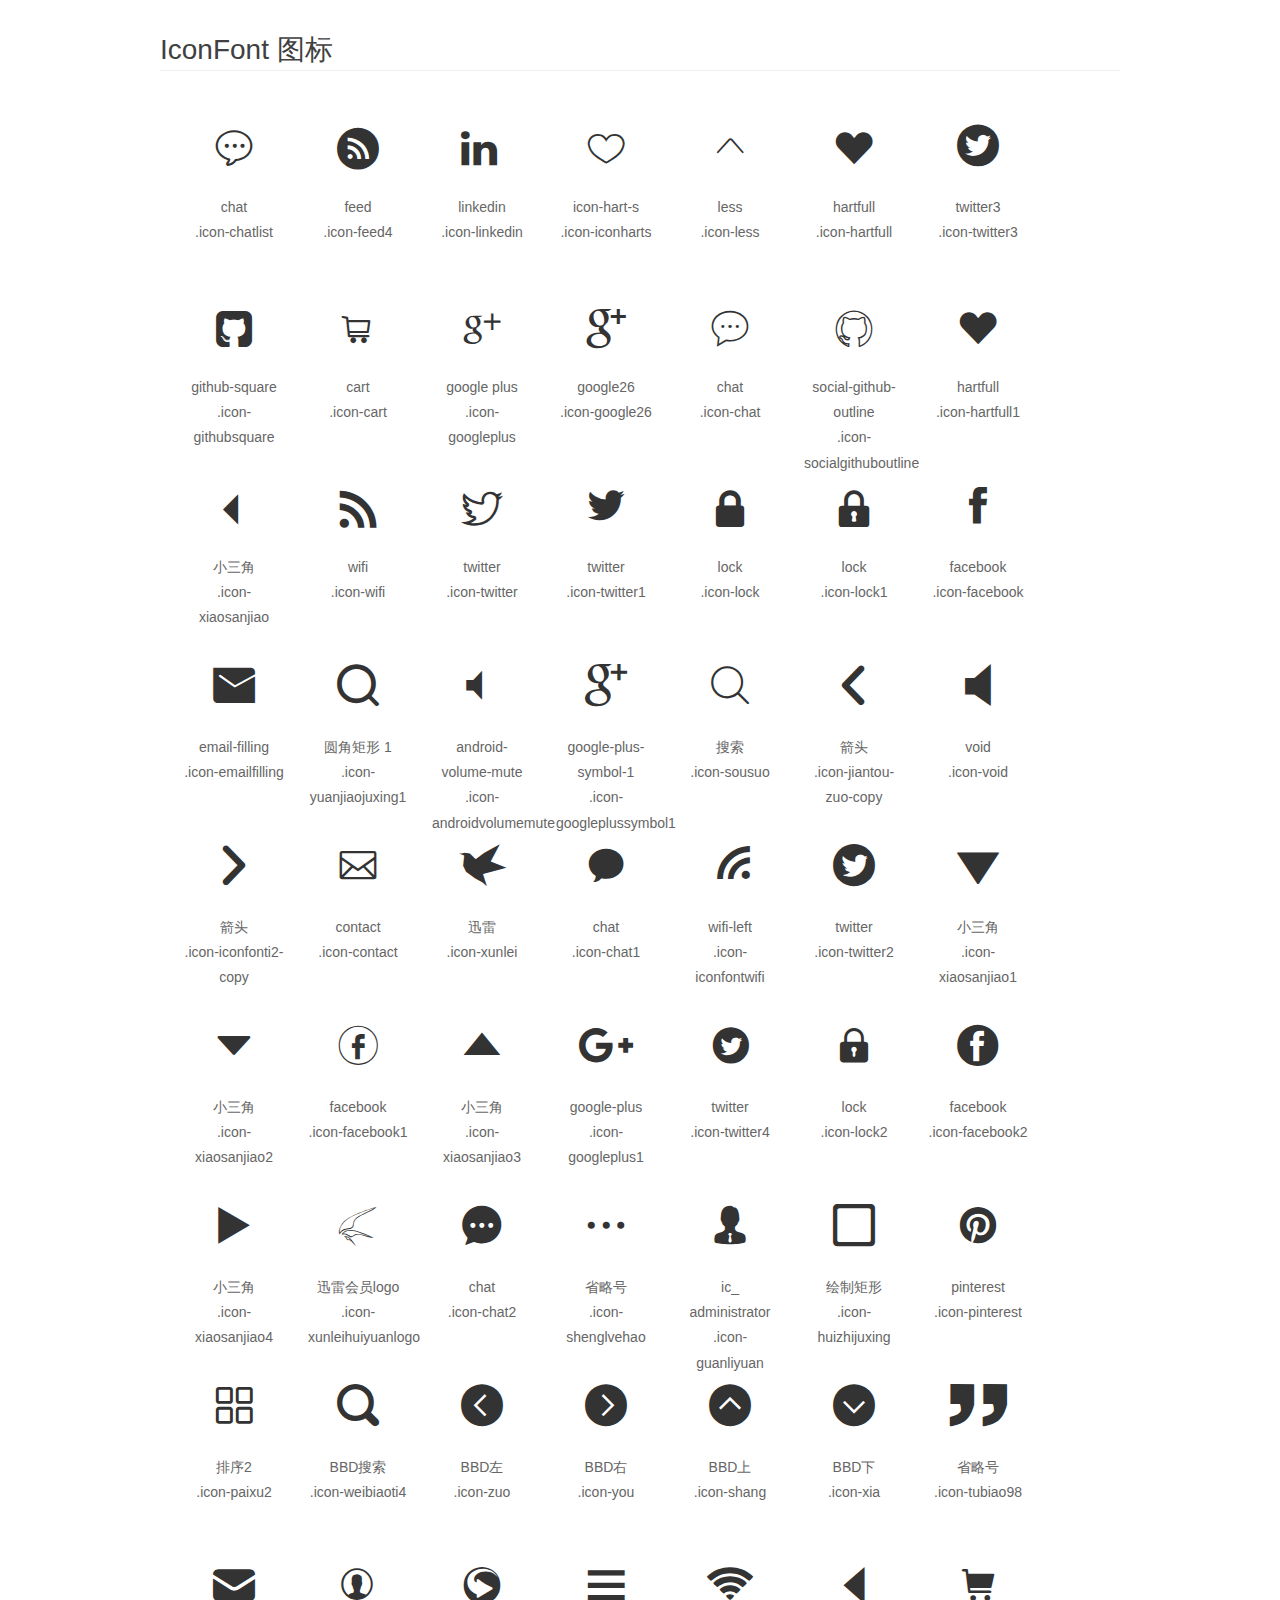
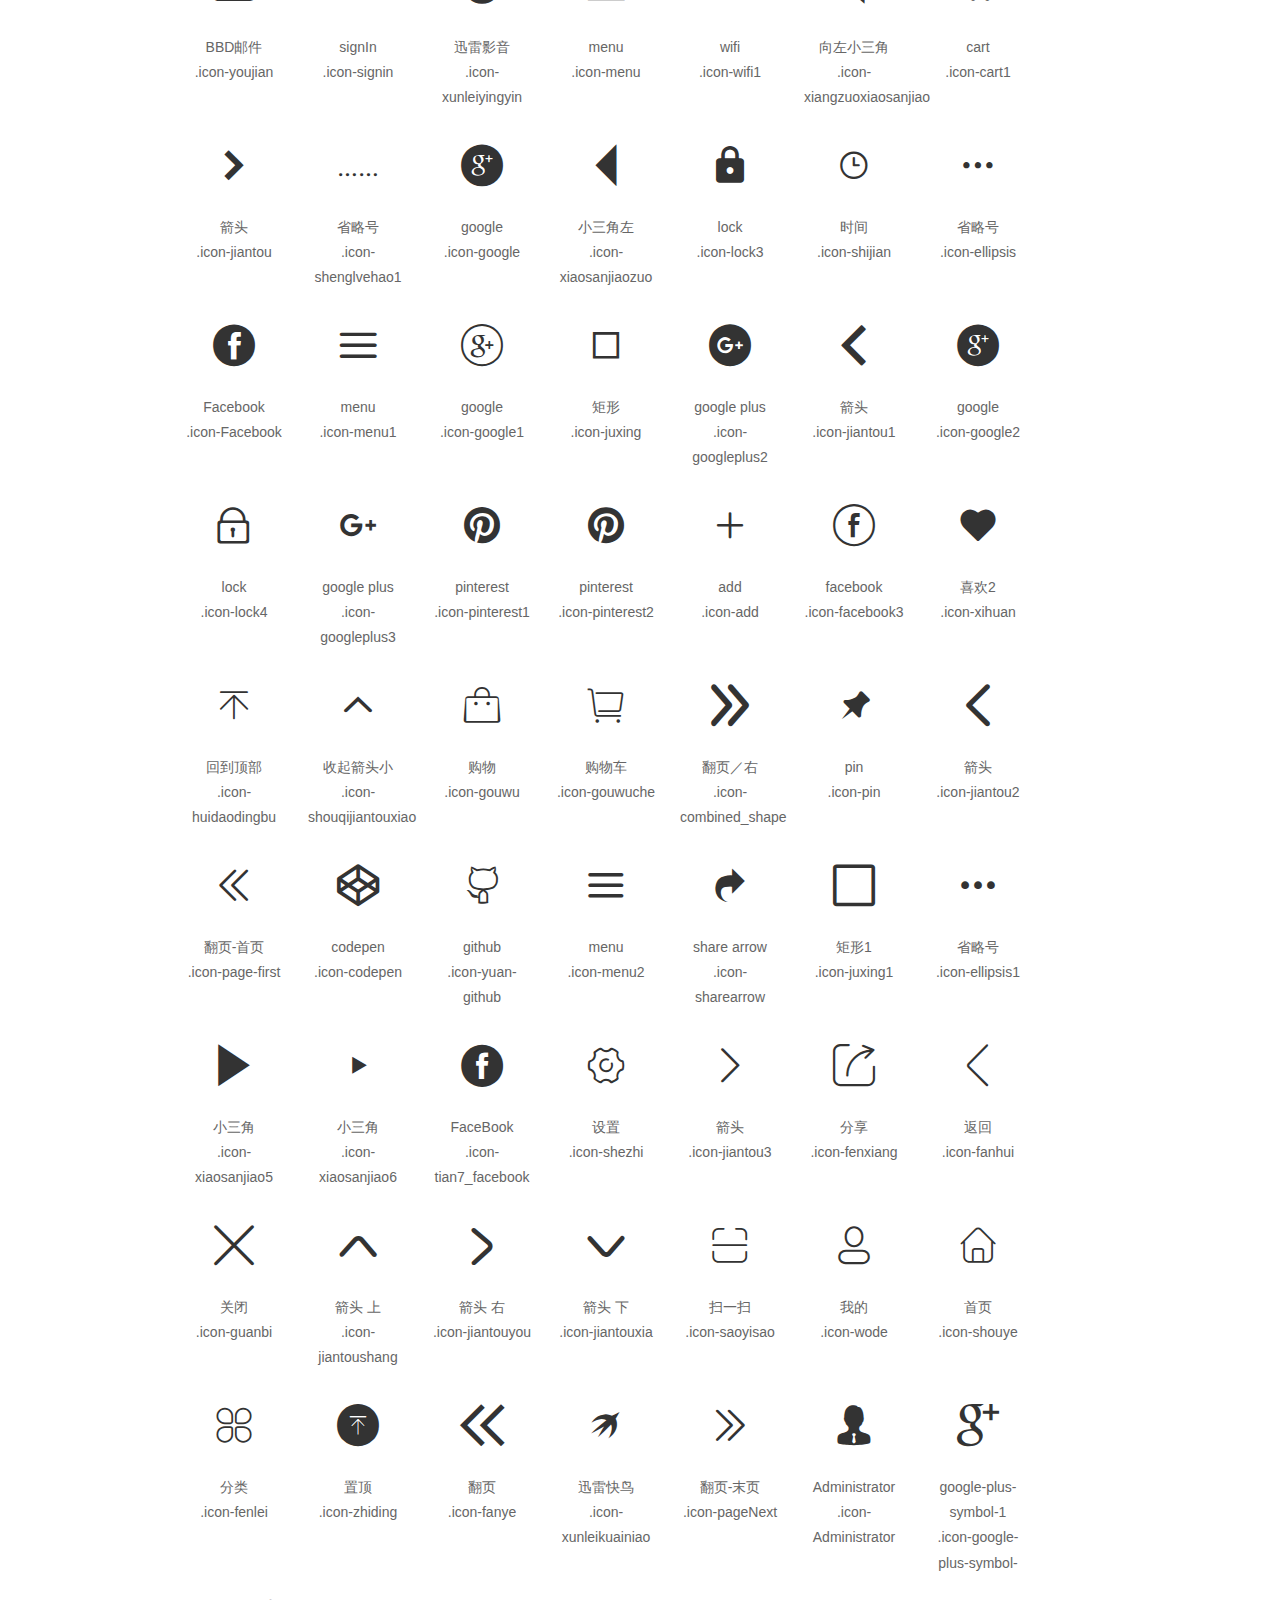
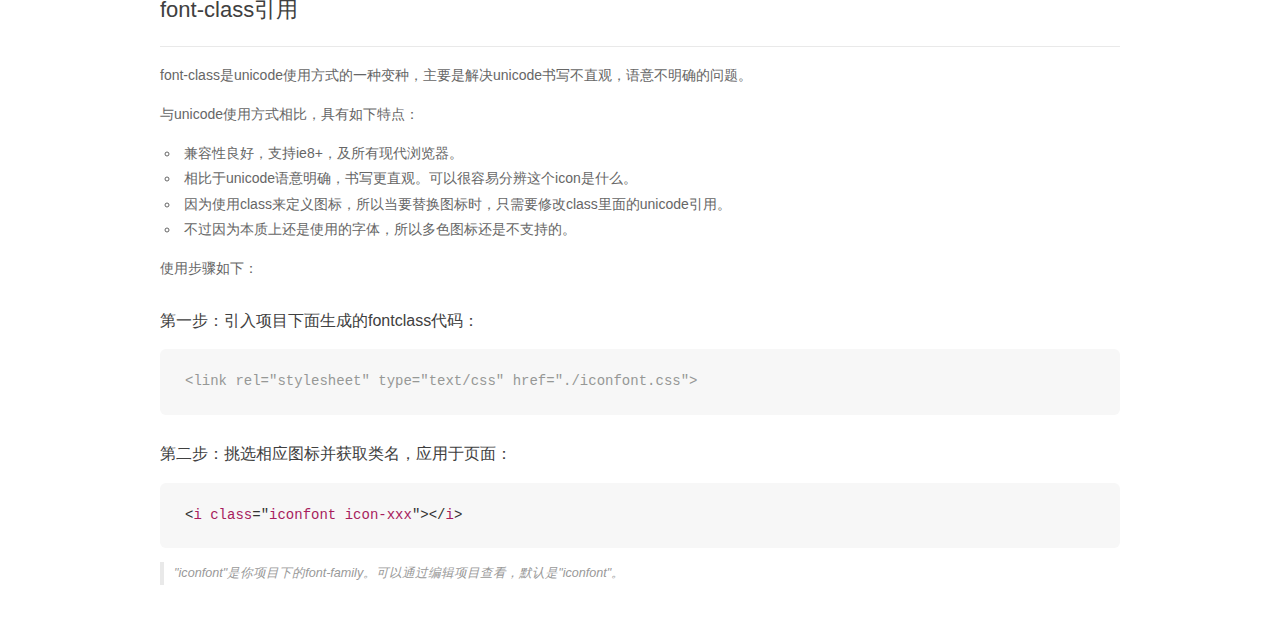
<file: font/demo_fontclass.html>
<!DOCTYPE html>
<html>
<head>
    <meta charset="utf-8"/>
    <title>IconFont</title>
    <link rel="stylesheet" href="demo.css">
    <link rel="stylesheet" href="iconfont.css">
</head>
<body>
    <div class="main markdown">
        <h1>IconFont 图标</h1>
        <ul class="icon_lists clear">
            
                <li>
                <i class="icon iconfont icon-chatlist"></i>
                    <div class="name">chat</div>
                    <div class="fontclass">.icon-chatlist</div>
                </li>
            
                <li>
                <i class="icon iconfont icon-feed4"></i>
                    <div class="name">feed</div>
                    <div class="fontclass">.icon-feed4</div>
                </li>
            
                <li>
                <i class="icon iconfont icon-linkedin"></i>
                    <div class="name">linkedin</div>
                    <div class="fontclass">.icon-linkedin</div>
                </li>
            
                <li>
                <i class="icon iconfont icon-iconharts"></i>
                    <div class="name">icon-hart-s</div>
                    <div class="fontclass">.icon-iconharts</div>
                </li>
            
                <li>
                <i class="icon iconfont icon-less"></i>
                    <div class="name">less</div>
                    <div class="fontclass">.icon-less</div>
                </li>
            
                <li>
                <i class="icon iconfont icon-hartfull"></i>
                    <div class="name">hartfull</div>
                    <div class="fontclass">.icon-hartfull</div>
                </li>
            
                <li>
                <i class="icon iconfont icon-twitter3"></i>
                    <div class="name">twitter3</div>
                    <div class="fontclass">.icon-twitter3</div>
                </li>
            
                <li>
                <i class="icon iconfont icon-githubsquare"></i>
                    <div class="name">github-square</div>
                    <div class="fontclass">.icon-githubsquare</div>
                </li>
            
                <li>
                <i class="icon iconfont icon-cart"></i>
                    <div class="name">cart</div>
                    <div class="fontclass">.icon-cart</div>
                </li>
            
                <li>
                <i class="icon iconfont icon-googleplus"></i>
                    <div class="name">google plus</div>
                    <div class="fontclass">.icon-googleplus</div>
                </li>
            
                <li>
                <i class="icon iconfont icon-google26"></i>
                    <div class="name">google26</div>
                    <div class="fontclass">.icon-google26</div>
                </li>
            
                <li>
                <i class="icon iconfont icon-chat"></i>
                    <div class="name">chat</div>
                    <div class="fontclass">.icon-chat</div>
                </li>
            
                <li>
                <i class="icon iconfont icon-socialgithuboutline"></i>
                    <div class="name">social-github-outline</div>
                    <div class="fontclass">.icon-socialgithuboutline</div>
                </li>
            
                <li>
                <i class="icon iconfont icon-hartfull1"></i>
                    <div class="name">hartfull</div>
                    <div class="fontclass">.icon-hartfull1</div>
                </li>
            
                <li>
                <i class="icon iconfont icon-xiaosanjiao"></i>
                    <div class="name">小三角</div>
                    <div class="fontclass">.icon-xiaosanjiao</div>
                </li>
            
                <li>
                <i class="icon iconfont icon-wifi"></i>
                    <div class="name">wifi</div>
                    <div class="fontclass">.icon-wifi</div>
                </li>
            
                <li>
                <i class="icon iconfont icon-twitter"></i>
                    <div class="name">twitter</div>
                    <div class="fontclass">.icon-twitter</div>
                </li>
            
                <li>
                <i class="icon iconfont icon-twitter1"></i>
                    <div class="name">twitter</div>
                    <div class="fontclass">.icon-twitter1</div>
                </li>
            
                <li>
                <i class="icon iconfont icon-lock"></i>
                    <div class="name">lock</div>
                    <div class="fontclass">.icon-lock</div>
                </li>
            
                <li>
                <i class="icon iconfont icon-lock1"></i>
                    <div class="name">lock</div>
                    <div class="fontclass">.icon-lock1</div>
                </li>
            
                <li>
                <i class="icon iconfont icon-facebook"></i>
                    <div class="name">facebook</div>
                    <div class="fontclass">.icon-facebook</div>
                </li>
            
                <li>
                <i class="icon iconfont icon-emailfilling"></i>
                    <div class="name">email-filling</div>
                    <div class="fontclass">.icon-emailfilling</div>
                </li>
            
                <li>
                <i class="icon iconfont icon-yuanjiaojuxing1"></i>
                    <div class="name">圆角矩形 1</div>
                    <div class="fontclass">.icon-yuanjiaojuxing1</div>
                </li>
            
                <li>
                <i class="icon iconfont icon-androidvolumemute"></i>
                    <div class="name">android-volume-mute</div>
                    <div class="fontclass">.icon-androidvolumemute</div>
                </li>
            
                <li>
                <i class="icon iconfont icon-googleplussymbol1"></i>
                    <div class="name">google-plus-symbol-1</div>
                    <div class="fontclass">.icon-googleplussymbol1</div>
                </li>
            
                <li>
                <i class="icon iconfont icon-sousuo"></i>
                    <div class="name">搜索</div>
                    <div class="fontclass">.icon-sousuo</div>
                </li>
            
                <li>
                <i class="icon iconfont icon-jiantou-zuo-copy"></i>
                    <div class="name">箭头</div>
                    <div class="fontclass">.icon-jiantou-zuo-copy</div>
                </li>
            
                <li>
                <i class="icon iconfont icon-void"></i>
                    <div class="name">void</div>
                    <div class="fontclass">.icon-void</div>
                </li>
            
                <li>
                <i class="icon iconfont icon-iconfonti2-copy"></i>
                    <div class="name">箭头</div>
                    <div class="fontclass">.icon-iconfonti2-copy</div>
                </li>
            
                <li>
                <i class="icon iconfont icon-contact"></i>
                    <div class="name">contact</div>
                    <div class="fontclass">.icon-contact</div>
                </li>
            
                <li>
                <i class="icon iconfont icon-xunlei"></i>
                    <div class="name">迅雷</div>
                    <div class="fontclass">.icon-xunlei</div>
                </li>
            
                <li>
                <i class="icon iconfont icon-chat1"></i>
                    <div class="name">chat</div>
                    <div class="fontclass">.icon-chat1</div>
                </li>
            
                <li>
                <i class="icon iconfont icon-iconfontwifi"></i>
                    <div class="name">wifi-left</div>
                    <div class="fontclass">.icon-iconfontwifi</div>
                </li>
            
                <li>
                <i class="icon iconfont icon-twitter2"></i>
                    <div class="name">twitter</div>
                    <div class="fontclass">.icon-twitter2</div>
                </li>
            
                <li>
                <i class="icon iconfont icon-xiaosanjiao1"></i>
                    <div class="name">小三角</div>
                    <div class="fontclass">.icon-xiaosanjiao1</div>
                </li>
            
                <li>
                <i class="icon iconfont icon-xiaosanjiao2"></i>
                    <div class="name">小三角</div>
                    <div class="fontclass">.icon-xiaosanjiao2</div>
                </li>
            
                <li>
                <i class="icon iconfont icon-facebook1"></i>
                    <div class="name">facebook</div>
                    <div class="fontclass">.icon-facebook1</div>
                </li>
            
                <li>
                <i class="icon iconfont icon-xiaosanjiao3"></i>
                    <div class="name">小三角</div>
                    <div class="fontclass">.icon-xiaosanjiao3</div>
                </li>
            
                <li>
                <i class="icon iconfont icon-googleplus1"></i>
                    <div class="name">google-plus</div>
                    <div class="fontclass">.icon-googleplus1</div>
                </li>
            
                <li>
                <i class="icon iconfont icon-twitter4"></i>
                    <div class="name">twitter</div>
                    <div class="fontclass">.icon-twitter4</div>
                </li>
            
                <li>
                <i class="icon iconfont icon-lock2"></i>
                    <div class="name">lock</div>
                    <div class="fontclass">.icon-lock2</div>
                </li>
            
                <li>
                <i class="icon iconfont icon-facebook2"></i>
                    <div class="name">facebook</div>
                    <div class="fontclass">.icon-facebook2</div>
                </li>
            
                <li>
                <i class="icon iconfont icon-xiaosanjiao4"></i>
                    <div class="name">小三角</div>
                    <div class="fontclass">.icon-xiaosanjiao4</div>
                </li>
            
                <li>
                <i class="icon iconfont icon-xunleihuiyuanlogo"></i>
                    <div class="name">迅雷会员logo</div>
                    <div class="fontclass">.icon-xunleihuiyuanlogo</div>
                </li>
            
                <li>
                <i class="icon iconfont icon-chat2"></i>
                    <div class="name">chat</div>
                    <div class="fontclass">.icon-chat2</div>
                </li>
            
                <li>
                <i class="icon iconfont icon-shenglvehao"></i>
                    <div class="name">省略号</div>
                    <div class="fontclass">.icon-shenglvehao</div>
                </li>
            
                <li>
                <i class="icon iconfont icon-guanliyuan"></i>
                    <div class="name">ic_ administrator</div>
                    <div class="fontclass">.icon-guanliyuan</div>
                </li>
            
                <li>
                <i class="icon iconfont icon-huizhijuxing"></i>
                    <div class="name">绘制矩形</div>
                    <div class="fontclass">.icon-huizhijuxing</div>
                </li>
            
                <li>
                <i class="icon iconfont icon-pinterest"></i>
                    <div class="name">pinterest</div>
                    <div class="fontclass">.icon-pinterest</div>
                </li>
            
                <li>
                <i class="icon iconfont icon-paixu2"></i>
                    <div class="name">排序2</div>
                    <div class="fontclass">.icon-paixu2</div>
                </li>
            
                <li>
                <i class="icon iconfont icon-weibiaoti4"></i>
                    <div class="name">BBD搜索</div>
                    <div class="fontclass">.icon-weibiaoti4</div>
                </li>
            
                <li>
                <i class="icon iconfont icon-zuo"></i>
                    <div class="name">BBD左</div>
                    <div class="fontclass">.icon-zuo</div>
                </li>
            
                <li>
                <i class="icon iconfont icon-you"></i>
                    <div class="name">BBD右</div>
                    <div class="fontclass">.icon-you</div>
                </li>
            
                <li>
                <i class="icon iconfont icon-shang"></i>
                    <div class="name">BBD上</div>
                    <div class="fontclass">.icon-shang</div>
                </li>
            
                <li>
                <i class="icon iconfont icon-xia"></i>
                    <div class="name">BBD下</div>
                    <div class="fontclass">.icon-xia</div>
                </li>
            
                <li>
                <i class="icon iconfont icon-tubiao98"></i>
                    <div class="name">省略号</div>
                    <div class="fontclass">.icon-tubiao98</div>
                </li>
            
                <li>
                <i class="icon iconfont icon-youjian"></i>
                    <div class="name">BBD邮件</div>
                    <div class="fontclass">.icon-youjian</div>
                </li>
            
                <li>
                <i class="icon iconfont icon-signin"></i>
                    <div class="name">signIn</div>
                    <div class="fontclass">.icon-signin</div>
                </li>
            
                <li>
                <i class="icon iconfont icon-xunleiyingyin"></i>
                    <div class="name">迅雷影音</div>
                    <div class="fontclass">.icon-xunleiyingyin</div>
                </li>
            
                <li>
                <i class="icon iconfont icon-menu"></i>
                    <div class="name">menu</div>
                    <div class="fontclass">.icon-menu</div>
                </li>
            
                <li>
                <i class="icon iconfont icon-wifi1"></i>
                    <div class="name">wifi</div>
                    <div class="fontclass">.icon-wifi1</div>
                </li>
            
                <li>
                <i class="icon iconfont icon-xiangzuoxiaosanjiao"></i>
                    <div class="name">向左小三角</div>
                    <div class="fontclass">.icon-xiangzuoxiaosanjiao</div>
                </li>
            
                <li>
                <i class="icon iconfont icon-cart1"></i>
                    <div class="name">cart</div>
                    <div class="fontclass">.icon-cart1</div>
                </li>
            
                <li>
                <i class="icon iconfont icon-jiantou"></i>
                    <div class="name">箭头</div>
                    <div class="fontclass">.icon-jiantou</div>
                </li>
            
                <li>
                <i class="icon iconfont icon-shenglvehao1"></i>
                    <div class="name">省略号</div>
                    <div class="fontclass">.icon-shenglvehao1</div>
                </li>
            
                <li>
                <i class="icon iconfont icon-google"></i>
                    <div class="name">google </div>
                    <div class="fontclass">.icon-google</div>
                </li>
            
                <li>
                <i class="icon iconfont icon-xiaosanjiaozuo"></i>
                    <div class="name">小三角左</div>
                    <div class="fontclass">.icon-xiaosanjiaozuo</div>
                </li>
            
                <li>
                <i class="icon iconfont icon-lock3"></i>
                    <div class="name">lock</div>
                    <div class="fontclass">.icon-lock3</div>
                </li>
            
                <li>
                <i class="icon iconfont icon-shijian"></i>
                    <div class="name">时间</div>
                    <div class="fontclass">.icon-shijian</div>
                </li>
            
                <li>
                <i class="icon iconfont icon-ellipsis"></i>
                    <div class="name">省略号</div>
                    <div class="fontclass">.icon-ellipsis</div>
                </li>
            
                <li>
                <i class="icon iconfont icon-Facebook"></i>
                    <div class="name">Facebook</div>
                    <div class="fontclass">.icon-Facebook</div>
                </li>
            
                <li>
                <i class="icon iconfont icon-menu1"></i>
                    <div class="name">menu</div>
                    <div class="fontclass">.icon-menu1</div>
                </li>
            
                <li>
                <i class="icon iconfont icon-google1"></i>
                    <div class="name">google</div>
                    <div class="fontclass">.icon-google1</div>
                </li>
            
                <li>
                <i class="icon iconfont icon-juxing"></i>
                    <div class="name">矩形</div>
                    <div class="fontclass">.icon-juxing</div>
                </li>
            
                <li>
                <i class="icon iconfont icon-googleplus2"></i>
                    <div class="name">google plus</div>
                    <div class="fontclass">.icon-googleplus2</div>
                </li>
            
                <li>
                <i class="icon iconfont icon-jiantou1"></i>
                    <div class="name">箭头</div>
                    <div class="fontclass">.icon-jiantou1</div>
                </li>
            
                <li>
                <i class="icon iconfont icon-google2"></i>
                    <div class="name">google </div>
                    <div class="fontclass">.icon-google2</div>
                </li>
            
                <li>
                <i class="icon iconfont icon-lock4"></i>
                    <div class="name">lock</div>
                    <div class="fontclass">.icon-lock4</div>
                </li>
            
                <li>
                <i class="icon iconfont icon-googleplus3"></i>
                    <div class="name">google plus</div>
                    <div class="fontclass">.icon-googleplus3</div>
                </li>
            
                <li>
                <i class="icon iconfont icon-pinterest1"></i>
                    <div class="name">pinterest</div>
                    <div class="fontclass">.icon-pinterest1</div>
                </li>
            
                <li>
                <i class="icon iconfont icon-pinterest2"></i>
                    <div class="name">pinterest</div>
                    <div class="fontclass">.icon-pinterest2</div>
                </li>
            
                <li>
                <i class="icon iconfont icon-add"></i>
                    <div class="name">add</div>
                    <div class="fontclass">.icon-add</div>
                </li>
            
                <li>
                <i class="icon iconfont icon-facebook3"></i>
                    <div class="name">facebook</div>
                    <div class="fontclass">.icon-facebook3</div>
                </li>
            
                <li>
                <i class="icon iconfont icon-xihuan"></i>
                    <div class="name">喜欢2</div>
                    <div class="fontclass">.icon-xihuan</div>
                </li>
            
                <li>
                <i class="icon iconfont icon-huidaodingbu"></i>
                    <div class="name">回到顶部</div>
                    <div class="fontclass">.icon-huidaodingbu</div>
                </li>
            
                <li>
                <i class="icon iconfont icon-shouqijiantouxiao"></i>
                    <div class="name">收起箭头小</div>
                    <div class="fontclass">.icon-shouqijiantouxiao</div>
                </li>
            
                <li>
                <i class="icon iconfont icon-gouwu"></i>
                    <div class="name"> 购物</div>
                    <div class="fontclass">.icon-gouwu</div>
                </li>
            
                <li>
                <i class="icon iconfont icon-gouwuche"></i>
                    <div class="name"> 购物车</div>
                    <div class="fontclass">.icon-gouwuche</div>
                </li>
            
                <li>
                <i class="icon iconfont icon-combined_shape"></i>
                    <div class="name">翻页／右</div>
                    <div class="fontclass">.icon-combined_shape</div>
                </li>
            
                <li>
                <i class="icon iconfont icon-pin"></i>
                    <div class="name">pin</div>
                    <div class="fontclass">.icon-pin</div>
                </li>
            
                <li>
                <i class="icon iconfont icon-jiantou2"></i>
                    <div class="name">箭头</div>
                    <div class="fontclass">.icon-jiantou2</div>
                </li>
            
                <li>
                <i class="icon iconfont icon-page-first"></i>
                    <div class="name">翻页-首页</div>
                    <div class="fontclass">.icon-page-first</div>
                </li>
            
                <li>
                <i class="icon iconfont icon-codepen"></i>
                    <div class="name">codepen</div>
                    <div class="fontclass">.icon-codepen</div>
                </li>
            
                <li>
                <i class="icon iconfont icon-yuan-github"></i>
                    <div class="name">github</div>
                    <div class="fontclass">.icon-yuan-github</div>
                </li>
            
                <li>
                <i class="icon iconfont icon-menu2"></i>
                    <div class="name">menu</div>
                    <div class="fontclass">.icon-menu2</div>
                </li>
            
                <li>
                <i class="icon iconfont icon-sharearrow"></i>
                    <div class="name">share arrow</div>
                    <div class="fontclass">.icon-sharearrow</div>
                </li>
            
                <li>
                <i class="icon iconfont icon-juxing1"></i>
                    <div class="name">矩形1</div>
                    <div class="fontclass">.icon-juxing1</div>
                </li>
            
                <li>
                <i class="icon iconfont icon-ellipsis1"></i>
                    <div class="name">省略号</div>
                    <div class="fontclass">.icon-ellipsis1</div>
                </li>
            
                <li>
                <i class="icon iconfont icon-xiaosanjiao5"></i>
                    <div class="name">小三角</div>
                    <div class="fontclass">.icon-xiaosanjiao5</div>
                </li>
            
                <li>
                <i class="icon iconfont icon-xiaosanjiao6"></i>
                    <div class="name">小三角</div>
                    <div class="fontclass">.icon-xiaosanjiao6</div>
                </li>
            
                <li>
                <i class="icon iconfont icon-tian7_facebook"></i>
                    <div class="name">FaceBook</div>
                    <div class="fontclass">.icon-tian7_facebook</div>
                </li>
            
                <li>
                <i class="icon iconfont icon-shezhi"></i>
                    <div class="name">设置</div>
                    <div class="fontclass">.icon-shezhi</div>
                </li>
            
                <li>
                <i class="icon iconfont icon-jiantou3"></i>
                    <div class="name">箭头</div>
                    <div class="fontclass">.icon-jiantou3</div>
                </li>
            
                <li>
                <i class="icon iconfont icon-fenxiang"></i>
                    <div class="name">分享</div>
                    <div class="fontclass">.icon-fenxiang</div>
                </li>
            
                <li>
                <i class="icon iconfont icon-fanhui"></i>
                    <div class="name">返回</div>
                    <div class="fontclass">.icon-fanhui</div>
                </li>
            
                <li>
                <i class="icon iconfont icon-guanbi"></i>
                    <div class="name">关闭</div>
                    <div class="fontclass">.icon-guanbi</div>
                </li>
            
                <li>
                <i class="icon iconfont icon-jiantoushang"></i>
                    <div class="name">箭头 上</div>
                    <div class="fontclass">.icon-jiantoushang</div>
                </li>
            
                <li>
                <i class="icon iconfont icon-jiantouyou"></i>
                    <div class="name">箭头 右</div>
                    <div class="fontclass">.icon-jiantouyou</div>
                </li>
            
                <li>
                <i class="icon iconfont icon-jiantouxia"></i>
                    <div class="name">箭头 下</div>
                    <div class="fontclass">.icon-jiantouxia</div>
                </li>
            
                <li>
                <i class="icon iconfont icon-saoyisao"></i>
                    <div class="name">扫一扫</div>
                    <div class="fontclass">.icon-saoyisao</div>
                </li>
            
                <li>
                <i class="icon iconfont icon-wode"></i>
                    <div class="name">我的</div>
                    <div class="fontclass">.icon-wode</div>
                </li>
            
                <li>
                <i class="icon iconfont icon-shouye"></i>
                    <div class="name">首页</div>
                    <div class="fontclass">.icon-shouye</div>
                </li>
            
                <li>
                <i class="icon iconfont icon-fenlei"></i>
                    <div class="name">分类</div>
                    <div class="fontclass">.icon-fenlei</div>
                </li>
            
                <li>
                <i class="icon iconfont icon-zhiding"></i>
                    <div class="name">置顶</div>
                    <div class="fontclass">.icon-zhiding</div>
                </li>
            
                <li>
                <i class="icon iconfont icon-fanye"></i>
                    <div class="name">翻页</div>
                    <div class="fontclass">.icon-fanye</div>
                </li>
            
                <li>
                <i class="icon iconfont icon-xunleikuainiao"></i>
                    <div class="name">迅雷快鸟</div>
                    <div class="fontclass">.icon-xunleikuainiao</div>
                </li>
            
                <li>
                <i class="icon iconfont icon-pageNext"></i>
                    <div class="name">翻页-末页</div>
                    <div class="fontclass">.icon-pageNext</div>
                </li>
            
                <li>
                <i class="icon iconfont icon-Administrator"></i>
                    <div class="name">Administrator</div>
                    <div class="fontclass">.icon-Administrator</div>
                </li>
            
                <li>
                <i class="icon iconfont icon-google-plus-symbol-"></i>
                    <div class="name">google-plus-symbol-1</div>
                    <div class="fontclass">.icon-google-plus-symbol-</div>
                </li>
            
        </ul>

        <h2 id="font-class-">font-class引用</h2>
        <hr>

        <p>font-class是unicode使用方式的一种变种，主要是解决unicode书写不直观，语意不明确的问题。</p>
        <p>与unicode使用方式相比，具有如下特点：</p>
        <ul>
        <li>兼容性良好，支持ie8+，及所有现代浏览器。</li>
        <li>相比于unicode语意明确，书写更直观。可以很容易分辨这个icon是什么。</li>
        <li>因为使用class来定义图标，所以当要替换图标时，只需要修改class里面的unicode引用。</li>
        <li>不过因为本质上还是使用的字体，所以多色图标还是不支持的。</li>
        </ul>
        <p>使用步骤如下：</p>
        <h3 id="-fontclass-">第一步：引入项目下面生成的fontclass代码：</h3>


        <pre><code class="lang-js hljs javascript"><span class="hljs-comment">&lt;link rel="stylesheet" type="text/css" href="./iconfont.css"&gt;</span></code></pre>
        <h3 id="-">第二步：挑选相应图标并获取类名，应用于页面：</h3>
        <pre><code class="lang-css hljs">&lt;<span class="hljs-selector-tag">i</span> <span class="hljs-selector-tag">class</span>="<span class="hljs-selector-tag">iconfont</span> <span class="hljs-selector-tag">icon-xxx</span>"&gt;&lt;/<span class="hljs-selector-tag">i</span>&gt;</code></pre>
        <blockquote>
        <p>"iconfont"是你项目下的font-family。可以通过编辑项目查看，默认是"iconfont"。</p>
        </blockquote>
    </div>
</body>
</html>
</file>
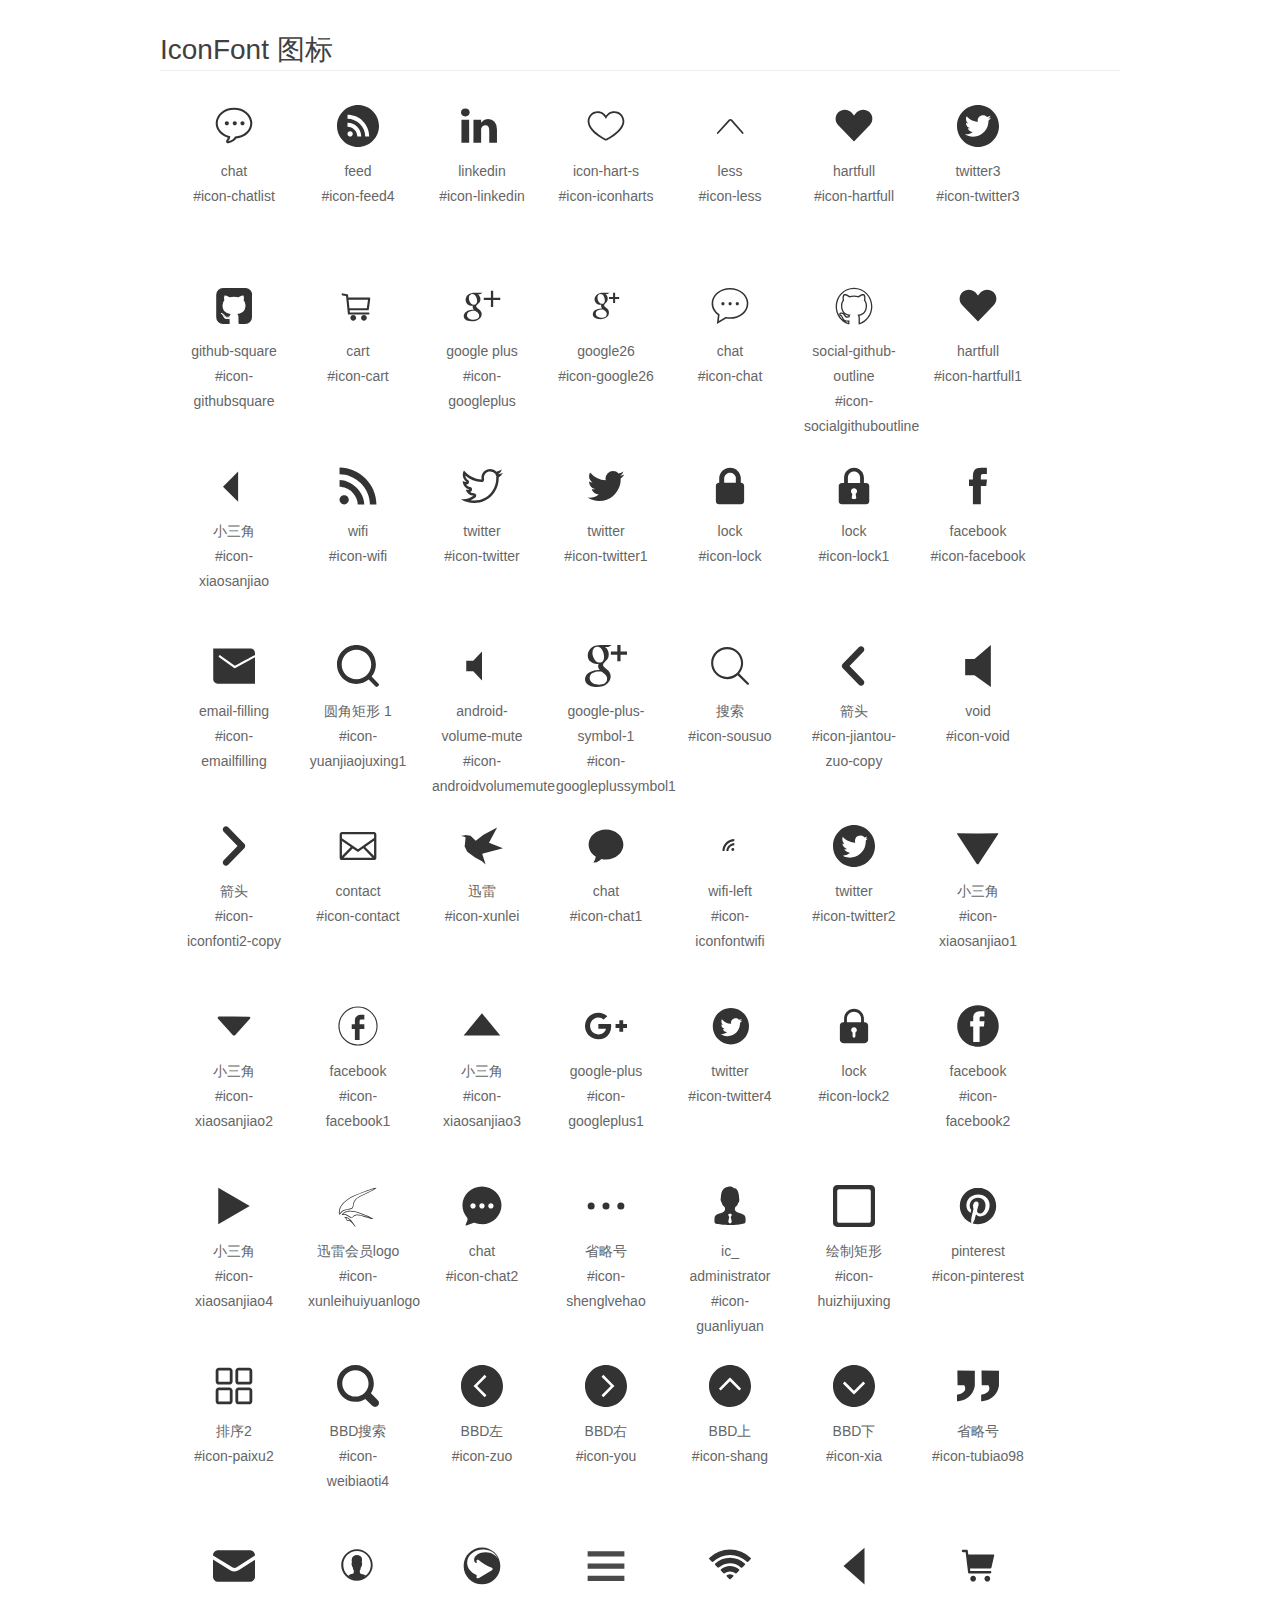
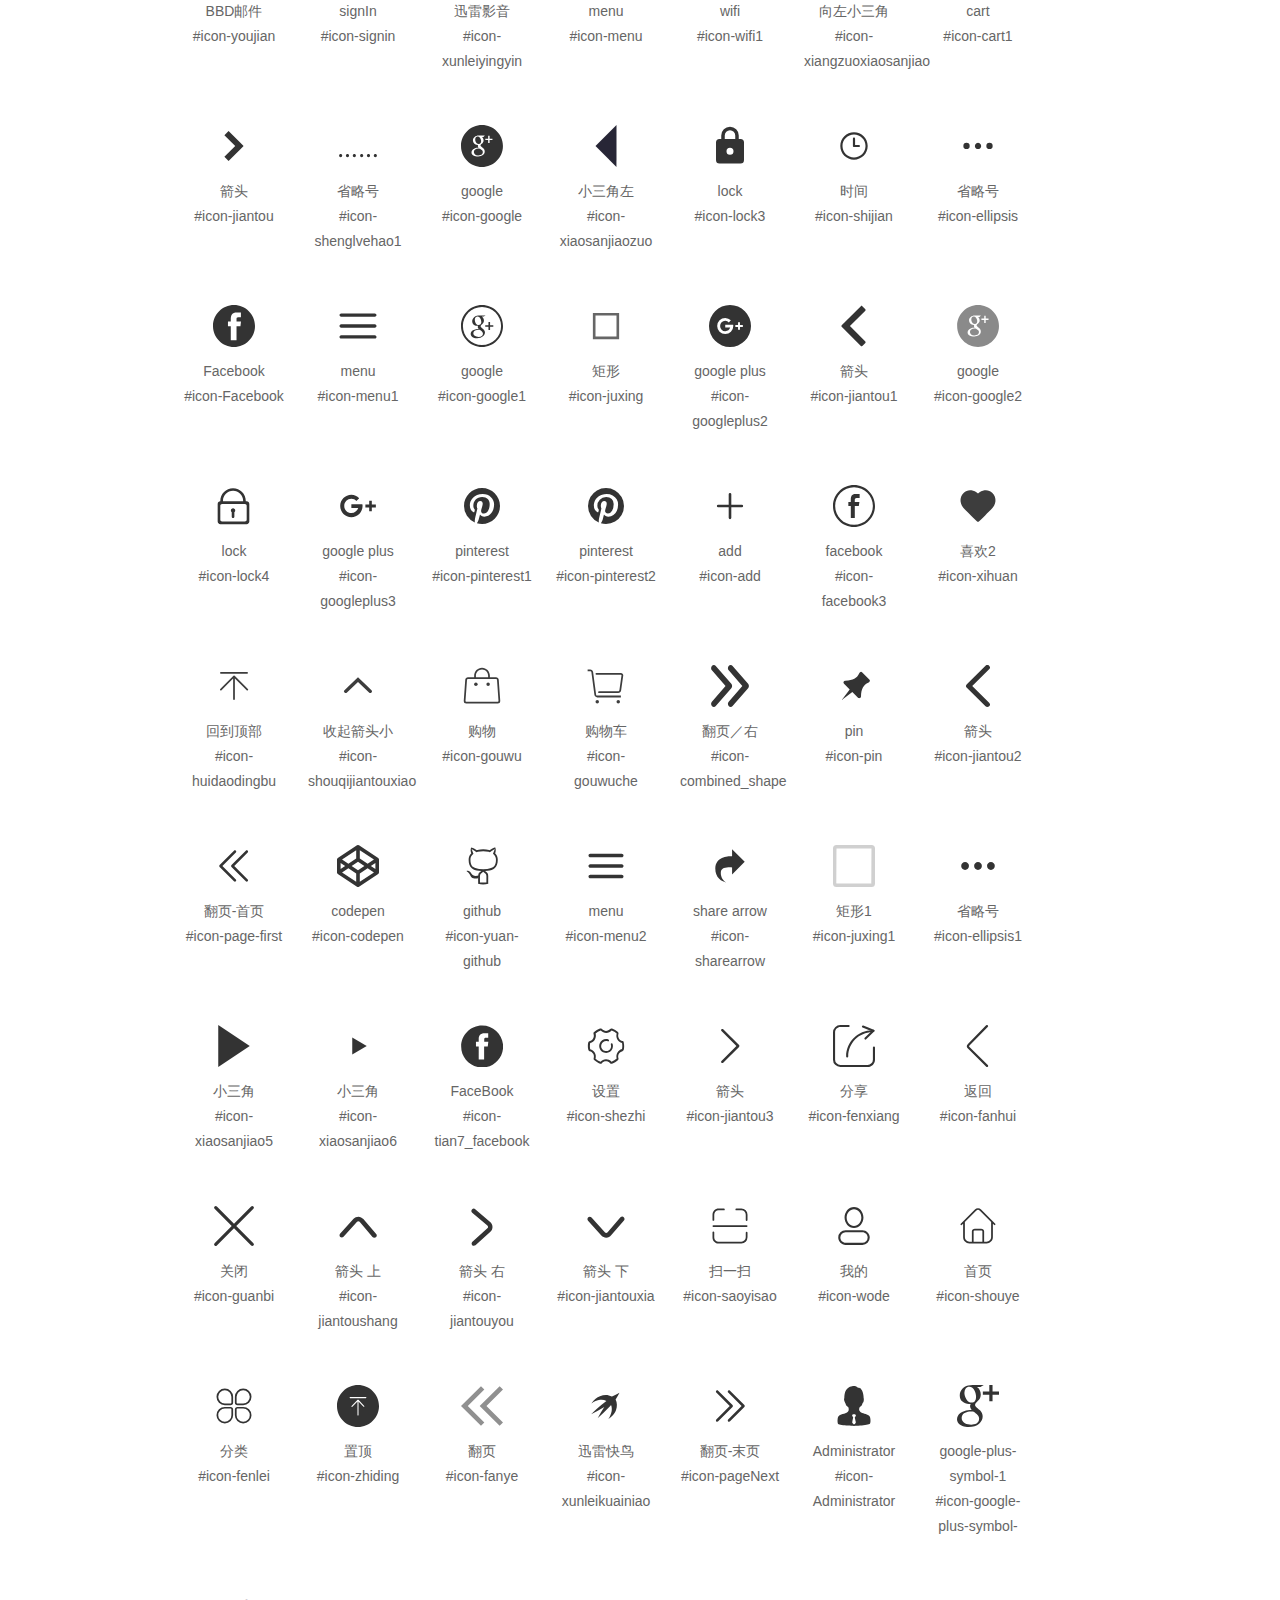
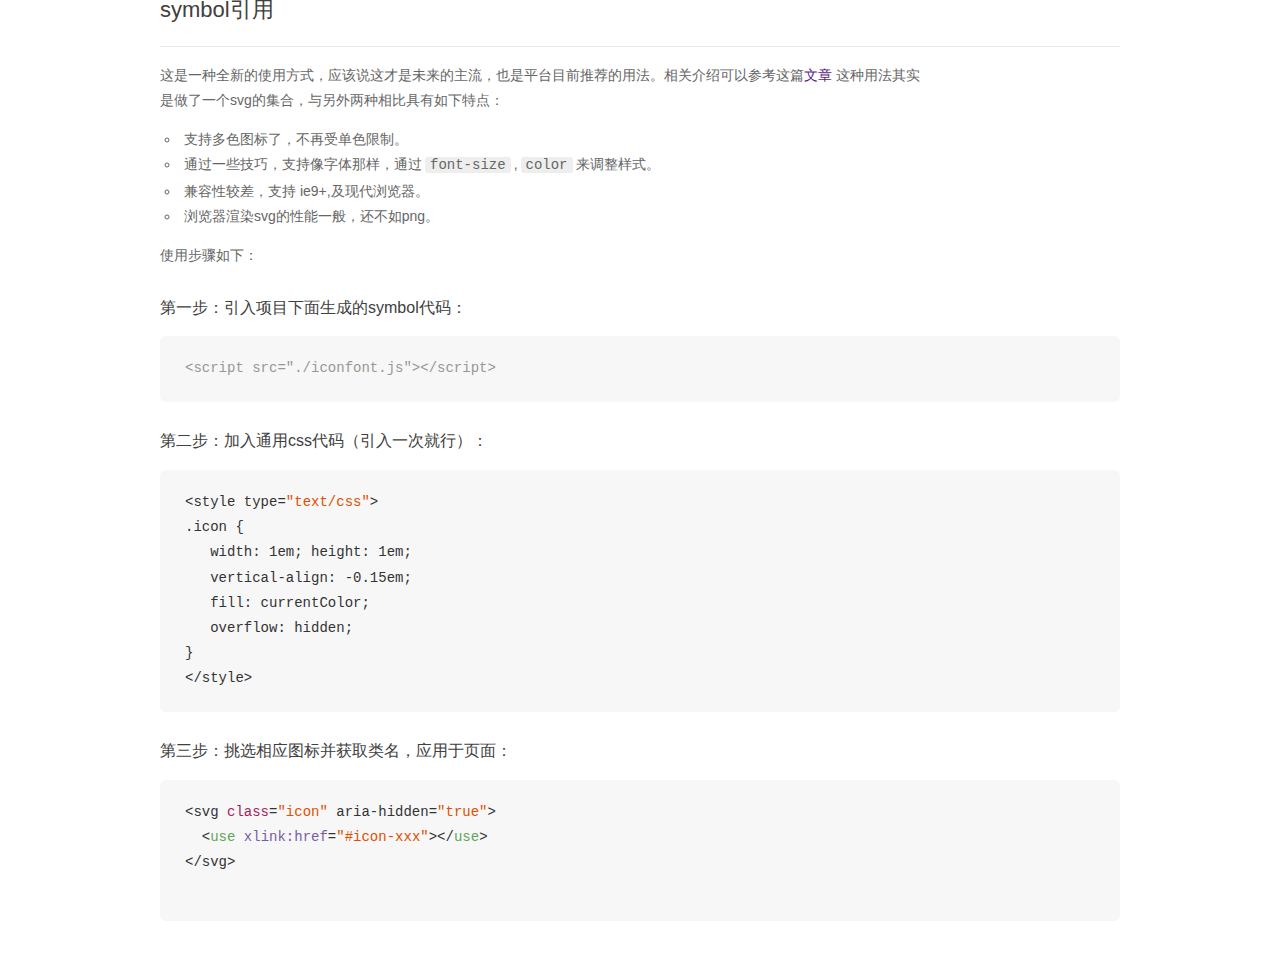
<file: font/demo_symbol.html>
<!DOCTYPE html>
<html>
<head>
    <meta charset="utf-8"/>
    <title>IconFont</title>
    <link rel="stylesheet" href="demo.css">
    <script src="iconfont.js"></script>

    <style type="text/css">
        .icon {
          /* 通过设置 font-size 来改变图标大小 */
          width: 1em; height: 1em;
          /* 图标和文字相邻时，垂直对齐 */
          vertical-align: -0.15em;
          /* 通过设置 color 来改变 SVG 的颜色/fill */
          fill: currentColor;
          /* path 和 stroke 溢出 viewBox 部分在 IE 下会显示
             normalize.css 中也包含这行 */
          overflow: hidden;
        }

    </style>
</head>
<body>
    <div class="main markdown">
        <h1>IconFont 图标</h1>
        <ul class="icon_lists clear">
            
                <li>
                    <svg class="icon" aria-hidden="true">
                        <use xlink:href="#icon-chatlist"></use>
                    </svg>
                    <div class="name">chat</div>
                    <div class="fontclass">#icon-chatlist</div>
                </li>
            
                <li>
                    <svg class="icon" aria-hidden="true">
                        <use xlink:href="#icon-feed4"></use>
                    </svg>
                    <div class="name">feed</div>
                    <div class="fontclass">#icon-feed4</div>
                </li>
            
                <li>
                    <svg class="icon" aria-hidden="true">
                        <use xlink:href="#icon-linkedin"></use>
                    </svg>
                    <div class="name">linkedin</div>
                    <div class="fontclass">#icon-linkedin</div>
                </li>
            
                <li>
                    <svg class="icon" aria-hidden="true">
                        <use xlink:href="#icon-iconharts"></use>
                    </svg>
                    <div class="name">icon-hart-s</div>
                    <div class="fontclass">#icon-iconharts</div>
                </li>
            
                <li>
                    <svg class="icon" aria-hidden="true">
                        <use xlink:href="#icon-less"></use>
                    </svg>
                    <div class="name">less</div>
                    <div class="fontclass">#icon-less</div>
                </li>
            
                <li>
                    <svg class="icon" aria-hidden="true">
                        <use xlink:href="#icon-hartfull"></use>
                    </svg>
                    <div class="name">hartfull</div>
                    <div class="fontclass">#icon-hartfull</div>
                </li>
            
                <li>
                    <svg class="icon" aria-hidden="true">
                        <use xlink:href="#icon-twitter3"></use>
                    </svg>
                    <div class="name">twitter3</div>
                    <div class="fontclass">#icon-twitter3</div>
                </li>
            
                <li>
                    <svg class="icon" aria-hidden="true">
                        <use xlink:href="#icon-githubsquare"></use>
                    </svg>
                    <div class="name">github-square</div>
                    <div class="fontclass">#icon-githubsquare</div>
                </li>
            
                <li>
                    <svg class="icon" aria-hidden="true">
                        <use xlink:href="#icon-cart"></use>
                    </svg>
                    <div class="name">cart</div>
                    <div class="fontclass">#icon-cart</div>
                </li>
            
                <li>
                    <svg class="icon" aria-hidden="true">
                        <use xlink:href="#icon-googleplus"></use>
                    </svg>
                    <div class="name">google plus</div>
                    <div class="fontclass">#icon-googleplus</div>
                </li>
            
                <li>
                    <svg class="icon" aria-hidden="true">
                        <use xlink:href="#icon-google26"></use>
                    </svg>
                    <div class="name">google26</div>
                    <div class="fontclass">#icon-google26</div>
                </li>
            
                <li>
                    <svg class="icon" aria-hidden="true">
                        <use xlink:href="#icon-chat"></use>
                    </svg>
                    <div class="name">chat</div>
                    <div class="fontclass">#icon-chat</div>
                </li>
            
                <li>
                    <svg class="icon" aria-hidden="true">
                        <use xlink:href="#icon-socialgithuboutline"></use>
                    </svg>
                    <div class="name">social-github-outline</div>
                    <div class="fontclass">#icon-socialgithuboutline</div>
                </li>
            
                <li>
                    <svg class="icon" aria-hidden="true">
                        <use xlink:href="#icon-hartfull1"></use>
                    </svg>
                    <div class="name">hartfull</div>
                    <div class="fontclass">#icon-hartfull1</div>
                </li>
            
                <li>
                    <svg class="icon" aria-hidden="true">
                        <use xlink:href="#icon-xiaosanjiao"></use>
                    </svg>
                    <div class="name">小三角</div>
                    <div class="fontclass">#icon-xiaosanjiao</div>
                </li>
            
                <li>
                    <svg class="icon" aria-hidden="true">
                        <use xlink:href="#icon-wifi"></use>
                    </svg>
                    <div class="name">wifi</div>
                    <div class="fontclass">#icon-wifi</div>
                </li>
            
                <li>
                    <svg class="icon" aria-hidden="true">
                        <use xlink:href="#icon-twitter"></use>
                    </svg>
                    <div class="name">twitter</div>
                    <div class="fontclass">#icon-twitter</div>
                </li>
            
                <li>
                    <svg class="icon" aria-hidden="true">
                        <use xlink:href="#icon-twitter1"></use>
                    </svg>
                    <div class="name">twitter</div>
                    <div class="fontclass">#icon-twitter1</div>
                </li>
            
                <li>
                    <svg class="icon" aria-hidden="true">
                        <use xlink:href="#icon-lock"></use>
                    </svg>
                    <div class="name">lock</div>
                    <div class="fontclass">#icon-lock</div>
                </li>
            
                <li>
                    <svg class="icon" aria-hidden="true">
                        <use xlink:href="#icon-lock1"></use>
                    </svg>
                    <div class="name">lock</div>
                    <div class="fontclass">#icon-lock1</div>
                </li>
            
                <li>
                    <svg class="icon" aria-hidden="true">
                        <use xlink:href="#icon-facebook"></use>
                    </svg>
                    <div class="name">facebook</div>
                    <div class="fontclass">#icon-facebook</div>
                </li>
            
                <li>
                    <svg class="icon" aria-hidden="true">
                        <use xlink:href="#icon-emailfilling"></use>
                    </svg>
                    <div class="name">email-filling</div>
                    <div class="fontclass">#icon-emailfilling</div>
                </li>
            
                <li>
                    <svg class="icon" aria-hidden="true">
                        <use xlink:href="#icon-yuanjiaojuxing1"></use>
                    </svg>
                    <div class="name">圆角矩形 1</div>
                    <div class="fontclass">#icon-yuanjiaojuxing1</div>
                </li>
            
                <li>
                    <svg class="icon" aria-hidden="true">
                        <use xlink:href="#icon-androidvolumemute"></use>
                    </svg>
                    <div class="name">android-volume-mute</div>
                    <div class="fontclass">#icon-androidvolumemute</div>
                </li>
            
                <li>
                    <svg class="icon" aria-hidden="true">
                        <use xlink:href="#icon-googleplussymbol1"></use>
                    </svg>
                    <div class="name">google-plus-symbol-1</div>
                    <div class="fontclass">#icon-googleplussymbol1</div>
                </li>
            
                <li>
                    <svg class="icon" aria-hidden="true">
                        <use xlink:href="#icon-sousuo"></use>
                    </svg>
                    <div class="name">搜索</div>
                    <div class="fontclass">#icon-sousuo</div>
                </li>
            
                <li>
                    <svg class="icon" aria-hidden="true">
                        <use xlink:href="#icon-jiantou-zuo-copy"></use>
                    </svg>
                    <div class="name">箭头</div>
                    <div class="fontclass">#icon-jiantou-zuo-copy</div>
                </li>
            
                <li>
                    <svg class="icon" aria-hidden="true">
                        <use xlink:href="#icon-void"></use>
                    </svg>
                    <div class="name">void</div>
                    <div class="fontclass">#icon-void</div>
                </li>
            
                <li>
                    <svg class="icon" aria-hidden="true">
                        <use xlink:href="#icon-iconfonti2-copy"></use>
                    </svg>
                    <div class="name">箭头</div>
                    <div class="fontclass">#icon-iconfonti2-copy</div>
                </li>
            
                <li>
                    <svg class="icon" aria-hidden="true">
                        <use xlink:href="#icon-contact"></use>
                    </svg>
                    <div class="name">contact</div>
                    <div class="fontclass">#icon-contact</div>
                </li>
            
                <li>
                    <svg class="icon" aria-hidden="true">
                        <use xlink:href="#icon-xunlei"></use>
                    </svg>
                    <div class="name">迅雷</div>
                    <div class="fontclass">#icon-xunlei</div>
                </li>
            
                <li>
                    <svg class="icon" aria-hidden="true">
                        <use xlink:href="#icon-chat1"></use>
                    </svg>
                    <div class="name">chat</div>
                    <div class="fontclass">#icon-chat1</div>
                </li>
            
                <li>
                    <svg class="icon" aria-hidden="true">
                        <use xlink:href="#icon-iconfontwifi"></use>
                    </svg>
                    <div class="name">wifi-left</div>
                    <div class="fontclass">#icon-iconfontwifi</div>
                </li>
            
                <li>
                    <svg class="icon" aria-hidden="true">
                        <use xlink:href="#icon-twitter2"></use>
                    </svg>
                    <div class="name">twitter</div>
                    <div class="fontclass">#icon-twitter2</div>
                </li>
            
                <li>
                    <svg class="icon" aria-hidden="true">
                        <use xlink:href="#icon-xiaosanjiao1"></use>
                    </svg>
                    <div class="name">小三角</div>
                    <div class="fontclass">#icon-xiaosanjiao1</div>
                </li>
            
                <li>
                    <svg class="icon" aria-hidden="true">
                        <use xlink:href="#icon-xiaosanjiao2"></use>
                    </svg>
                    <div class="name">小三角</div>
                    <div class="fontclass">#icon-xiaosanjiao2</div>
                </li>
            
                <li>
                    <svg class="icon" aria-hidden="true">
                        <use xlink:href="#icon-facebook1"></use>
                    </svg>
                    <div class="name">facebook</div>
                    <div class="fontclass">#icon-facebook1</div>
                </li>
            
                <li>
                    <svg class="icon" aria-hidden="true">
                        <use xlink:href="#icon-xiaosanjiao3"></use>
                    </svg>
                    <div class="name">小三角</div>
                    <div class="fontclass">#icon-xiaosanjiao3</div>
                </li>
            
                <li>
                    <svg class="icon" aria-hidden="true">
                        <use xlink:href="#icon-googleplus1"></use>
                    </svg>
                    <div class="name">google-plus</div>
                    <div class="fontclass">#icon-googleplus1</div>
                </li>
            
                <li>
                    <svg class="icon" aria-hidden="true">
                        <use xlink:href="#icon-twitter4"></use>
                    </svg>
                    <div class="name">twitter</div>
                    <div class="fontclass">#icon-twitter4</div>
                </li>
            
                <li>
                    <svg class="icon" aria-hidden="true">
                        <use xlink:href="#icon-lock2"></use>
                    </svg>
                    <div class="name">lock</div>
                    <div class="fontclass">#icon-lock2</div>
                </li>
            
                <li>
                    <svg class="icon" aria-hidden="true">
                        <use xlink:href="#icon-facebook2"></use>
                    </svg>
                    <div class="name">facebook</div>
                    <div class="fontclass">#icon-facebook2</div>
                </li>
            
                <li>
                    <svg class="icon" aria-hidden="true">
                        <use xlink:href="#icon-xiaosanjiao4"></use>
                    </svg>
                    <div class="name">小三角</div>
                    <div class="fontclass">#icon-xiaosanjiao4</div>
                </li>
            
                <li>
                    <svg class="icon" aria-hidden="true">
                        <use xlink:href="#icon-xunleihuiyuanlogo"></use>
                    </svg>
                    <div class="name">迅雷会员logo</div>
                    <div class="fontclass">#icon-xunleihuiyuanlogo</div>
                </li>
            
                <li>
                    <svg class="icon" aria-hidden="true">
                        <use xlink:href="#icon-chat2"></use>
                    </svg>
                    <div class="name">chat</div>
                    <div class="fontclass">#icon-chat2</div>
                </li>
            
                <li>
                    <svg class="icon" aria-hidden="true">
                        <use xlink:href="#icon-shenglvehao"></use>
                    </svg>
                    <div class="name">省略号</div>
                    <div class="fontclass">#icon-shenglvehao</div>
                </li>
            
                <li>
                    <svg class="icon" aria-hidden="true">
                        <use xlink:href="#icon-guanliyuan"></use>
                    </svg>
                    <div class="name">ic_ administrator</div>
                    <div class="fontclass">#icon-guanliyuan</div>
                </li>
            
                <li>
                    <svg class="icon" aria-hidden="true">
                        <use xlink:href="#icon-huizhijuxing"></use>
                    </svg>
                    <div class="name">绘制矩形</div>
                    <div class="fontclass">#icon-huizhijuxing</div>
                </li>
            
                <li>
                    <svg class="icon" aria-hidden="true">
                        <use xlink:href="#icon-pinterest"></use>
                    </svg>
                    <div class="name">pinterest</div>
                    <div class="fontclass">#icon-pinterest</div>
                </li>
            
                <li>
                    <svg class="icon" aria-hidden="true">
                        <use xlink:href="#icon-paixu2"></use>
                    </svg>
                    <div class="name">排序2</div>
                    <div class="fontclass">#icon-paixu2</div>
                </li>
            
                <li>
                    <svg class="icon" aria-hidden="true">
                        <use xlink:href="#icon-weibiaoti4"></use>
                    </svg>
                    <div class="name">BBD搜索</div>
                    <div class="fontclass">#icon-weibiaoti4</div>
                </li>
            
                <li>
                    <svg class="icon" aria-hidden="true">
                        <use xlink:href="#icon-zuo"></use>
                    </svg>
                    <div class="name">BBD左</div>
                    <div class="fontclass">#icon-zuo</div>
                </li>
            
                <li>
                    <svg class="icon" aria-hidden="true">
                        <use xlink:href="#icon-you"></use>
                    </svg>
                    <div class="name">BBD右</div>
                    <div class="fontclass">#icon-you</div>
                </li>
            
                <li>
                    <svg class="icon" aria-hidden="true">
                        <use xlink:href="#icon-shang"></use>
                    </svg>
                    <div class="name">BBD上</div>
                    <div class="fontclass">#icon-shang</div>
                </li>
            
                <li>
                    <svg class="icon" aria-hidden="true">
                        <use xlink:href="#icon-xia"></use>
                    </svg>
                    <div class="name">BBD下</div>
                    <div class="fontclass">#icon-xia</div>
                </li>
            
                <li>
                    <svg class="icon" aria-hidden="true">
                        <use xlink:href="#icon-tubiao98"></use>
                    </svg>
                    <div class="name">省略号</div>
                    <div class="fontclass">#icon-tubiao98</div>
                </li>
            
                <li>
                    <svg class="icon" aria-hidden="true">
                        <use xlink:href="#icon-youjian"></use>
                    </svg>
                    <div class="name">BBD邮件</div>
                    <div class="fontclass">#icon-youjian</div>
                </li>
            
                <li>
                    <svg class="icon" aria-hidden="true">
                        <use xlink:href="#icon-signin"></use>
                    </svg>
                    <div class="name">signIn</div>
                    <div class="fontclass">#icon-signin</div>
                </li>
            
                <li>
                    <svg class="icon" aria-hidden="true">
                        <use xlink:href="#icon-xunleiyingyin"></use>
                    </svg>
                    <div class="name">迅雷影音</div>
                    <div class="fontclass">#icon-xunleiyingyin</div>
                </li>
            
                <li>
                    <svg class="icon" aria-hidden="true">
                        <use xlink:href="#icon-menu"></use>
                    </svg>
                    <div class="name">menu</div>
                    <div class="fontclass">#icon-menu</div>
                </li>
            
                <li>
                    <svg class="icon" aria-hidden="true">
                        <use xlink:href="#icon-wifi1"></use>
                    </svg>
                    <div class="name">wifi</div>
                    <div class="fontclass">#icon-wifi1</div>
                </li>
            
                <li>
                    <svg class="icon" aria-hidden="true">
                        <use xlink:href="#icon-xiangzuoxiaosanjiao"></use>
                    </svg>
                    <div class="name">向左小三角</div>
                    <div class="fontclass">#icon-xiangzuoxiaosanjiao</div>
                </li>
            
                <li>
                    <svg class="icon" aria-hidden="true">
                        <use xlink:href="#icon-cart1"></use>
                    </svg>
                    <div class="name">cart</div>
                    <div class="fontclass">#icon-cart1</div>
                </li>
            
                <li>
                    <svg class="icon" aria-hidden="true">
                        <use xlink:href="#icon-jiantou"></use>
                    </svg>
                    <div class="name">箭头</div>
                    <div class="fontclass">#icon-jiantou</div>
                </li>
            
                <li>
                    <svg class="icon" aria-hidden="true">
                        <use xlink:href="#icon-shenglvehao1"></use>
                    </svg>
                    <div class="name">省略号</div>
                    <div class="fontclass">#icon-shenglvehao1</div>
                </li>
            
                <li>
                    <svg class="icon" aria-hidden="true">
                        <use xlink:href="#icon-google"></use>
                    </svg>
                    <div class="name">google </div>
                    <div class="fontclass">#icon-google</div>
                </li>
            
                <li>
                    <svg class="icon" aria-hidden="true">
                        <use xlink:href="#icon-xiaosanjiaozuo"></use>
                    </svg>
                    <div class="name">小三角左</div>
                    <div class="fontclass">#icon-xiaosanjiaozuo</div>
                </li>
            
                <li>
                    <svg class="icon" aria-hidden="true">
                        <use xlink:href="#icon-lock3"></use>
                    </svg>
                    <div class="name">lock</div>
                    <div class="fontclass">#icon-lock3</div>
                </li>
            
                <li>
                    <svg class="icon" aria-hidden="true">
                        <use xlink:href="#icon-shijian"></use>
                    </svg>
                    <div class="name">时间</div>
                    <div class="fontclass">#icon-shijian</div>
                </li>
            
                <li>
                    <svg class="icon" aria-hidden="true">
                        <use xlink:href="#icon-ellipsis"></use>
                    </svg>
                    <div class="name">省略号</div>
                    <div class="fontclass">#icon-ellipsis</div>
                </li>
            
                <li>
                    <svg class="icon" aria-hidden="true">
                        <use xlink:href="#icon-Facebook"></use>
                    </svg>
                    <div class="name">Facebook</div>
                    <div class="fontclass">#icon-Facebook</div>
                </li>
            
                <li>
                    <svg class="icon" aria-hidden="true">
                        <use xlink:href="#icon-menu1"></use>
                    </svg>
                    <div class="name">menu</div>
                    <div class="fontclass">#icon-menu1</div>
                </li>
            
                <li>
                    <svg class="icon" aria-hidden="true">
                        <use xlink:href="#icon-google1"></use>
                    </svg>
                    <div class="name">google</div>
                    <div class="fontclass">#icon-google1</div>
                </li>
            
                <li>
                    <svg class="icon" aria-hidden="true">
                        <use xlink:href="#icon-juxing"></use>
                    </svg>
                    <div class="name">矩形</div>
                    <div class="fontclass">#icon-juxing</div>
                </li>
            
                <li>
                    <svg class="icon" aria-hidden="true">
                        <use xlink:href="#icon-googleplus2"></use>
                    </svg>
                    <div class="name">google plus</div>
                    <div class="fontclass">#icon-googleplus2</div>
                </li>
            
                <li>
                    <svg class="icon" aria-hidden="true">
                        <use xlink:href="#icon-jiantou1"></use>
                    </svg>
                    <div class="name">箭头</div>
                    <div class="fontclass">#icon-jiantou1</div>
                </li>
            
                <li>
                    <svg class="icon" aria-hidden="true">
                        <use xlink:href="#icon-google2"></use>
                    </svg>
                    <div class="name">google </div>
                    <div class="fontclass">#icon-google2</div>
                </li>
            
                <li>
                    <svg class="icon" aria-hidden="true">
                        <use xlink:href="#icon-lock4"></use>
                    </svg>
                    <div class="name">lock</div>
                    <div class="fontclass">#icon-lock4</div>
                </li>
            
                <li>
                    <svg class="icon" aria-hidden="true">
                        <use xlink:href="#icon-googleplus3"></use>
                    </svg>
                    <div class="name">google plus</div>
                    <div class="fontclass">#icon-googleplus3</div>
                </li>
            
                <li>
                    <svg class="icon" aria-hidden="true">
                        <use xlink:href="#icon-pinterest1"></use>
                    </svg>
                    <div class="name">pinterest</div>
                    <div class="fontclass">#icon-pinterest1</div>
                </li>
            
                <li>
                    <svg class="icon" aria-hidden="true">
                        <use xlink:href="#icon-pinterest2"></use>
                    </svg>
                    <div class="name">pinterest</div>
                    <div class="fontclass">#icon-pinterest2</div>
                </li>
            
                <li>
                    <svg class="icon" aria-hidden="true">
                        <use xlink:href="#icon-add"></use>
                    </svg>
                    <div class="name">add</div>
                    <div class="fontclass">#icon-add</div>
                </li>
            
                <li>
                    <svg class="icon" aria-hidden="true">
                        <use xlink:href="#icon-facebook3"></use>
                    </svg>
                    <div class="name">facebook</div>
                    <div class="fontclass">#icon-facebook3</div>
                </li>
            
                <li>
                    <svg class="icon" aria-hidden="true">
                        <use xlink:href="#icon-xihuan"></use>
                    </svg>
                    <div class="name">喜欢2</div>
                    <div class="fontclass">#icon-xihuan</div>
                </li>
            
                <li>
                    <svg class="icon" aria-hidden="true">
                        <use xlink:href="#icon-huidaodingbu"></use>
                    </svg>
                    <div class="name">回到顶部</div>
                    <div class="fontclass">#icon-huidaodingbu</div>
                </li>
            
                <li>
                    <svg class="icon" aria-hidden="true">
                        <use xlink:href="#icon-shouqijiantouxiao"></use>
                    </svg>
                    <div class="name">收起箭头小</div>
                    <div class="fontclass">#icon-shouqijiantouxiao</div>
                </li>
            
                <li>
                    <svg class="icon" aria-hidden="true">
                        <use xlink:href="#icon-gouwu"></use>
                    </svg>
                    <div class="name"> 购物</div>
                    <div class="fontclass">#icon-gouwu</div>
                </li>
            
                <li>
                    <svg class="icon" aria-hidden="true">
                        <use xlink:href="#icon-gouwuche"></use>
                    </svg>
                    <div class="name"> 购物车</div>
                    <div class="fontclass">#icon-gouwuche</div>
                </li>
            
                <li>
                    <svg class="icon" aria-hidden="true">
                        <use xlink:href="#icon-combined_shape"></use>
                    </svg>
                    <div class="name">翻页／右</div>
                    <div class="fontclass">#icon-combined_shape</div>
                </li>
            
                <li>
                    <svg class="icon" aria-hidden="true">
                        <use xlink:href="#icon-pin"></use>
                    </svg>
                    <div class="name">pin</div>
                    <div class="fontclass">#icon-pin</div>
                </li>
            
                <li>
                    <svg class="icon" aria-hidden="true">
                        <use xlink:href="#icon-jiantou2"></use>
                    </svg>
                    <div class="name">箭头</div>
                    <div class="fontclass">#icon-jiantou2</div>
                </li>
            
                <li>
                    <svg class="icon" aria-hidden="true">
                        <use xlink:href="#icon-page-first"></use>
                    </svg>
                    <div class="name">翻页-首页</div>
                    <div class="fontclass">#icon-page-first</div>
                </li>
            
                <li>
                    <svg class="icon" aria-hidden="true">
                        <use xlink:href="#icon-codepen"></use>
                    </svg>
                    <div class="name">codepen</div>
                    <div class="fontclass">#icon-codepen</div>
                </li>
            
                <li>
                    <svg class="icon" aria-hidden="true">
                        <use xlink:href="#icon-yuan-github"></use>
                    </svg>
                    <div class="name">github</div>
                    <div class="fontclass">#icon-yuan-github</div>
                </li>
            
                <li>
                    <svg class="icon" aria-hidden="true">
                        <use xlink:href="#icon-menu2"></use>
                    </svg>
                    <div class="name">menu</div>
                    <div class="fontclass">#icon-menu2</div>
                </li>
            
                <li>
                    <svg class="icon" aria-hidden="true">
                        <use xlink:href="#icon-sharearrow"></use>
                    </svg>
                    <div class="name">share arrow</div>
                    <div class="fontclass">#icon-sharearrow</div>
                </li>
            
                <li>
                    <svg class="icon" aria-hidden="true">
                        <use xlink:href="#icon-juxing1"></use>
                    </svg>
                    <div class="name">矩形1</div>
                    <div class="fontclass">#icon-juxing1</div>
                </li>
            
                <li>
                    <svg class="icon" aria-hidden="true">
                        <use xlink:href="#icon-ellipsis1"></use>
                    </svg>
                    <div class="name">省略号</div>
                    <div class="fontclass">#icon-ellipsis1</div>
                </li>
            
                <li>
                    <svg class="icon" aria-hidden="true">
                        <use xlink:href="#icon-xiaosanjiao5"></use>
                    </svg>
                    <div class="name">小三角</div>
                    <div class="fontclass">#icon-xiaosanjiao5</div>
                </li>
            
                <li>
                    <svg class="icon" aria-hidden="true">
                        <use xlink:href="#icon-xiaosanjiao6"></use>
                    </svg>
                    <div class="name">小三角</div>
                    <div class="fontclass">#icon-xiaosanjiao6</div>
                </li>
            
                <li>
                    <svg class="icon" aria-hidden="true">
                        <use xlink:href="#icon-tian7_facebook"></use>
                    </svg>
                    <div class="name">FaceBook</div>
                    <div class="fontclass">#icon-tian7_facebook</div>
                </li>
            
                <li>
                    <svg class="icon" aria-hidden="true">
                        <use xlink:href="#icon-shezhi"></use>
                    </svg>
                    <div class="name">设置</div>
                    <div class="fontclass">#icon-shezhi</div>
                </li>
            
                <li>
                    <svg class="icon" aria-hidden="true">
                        <use xlink:href="#icon-jiantou3"></use>
                    </svg>
                    <div class="name">箭头</div>
                    <div class="fontclass">#icon-jiantou3</div>
                </li>
            
                <li>
                    <svg class="icon" aria-hidden="true">
                        <use xlink:href="#icon-fenxiang"></use>
                    </svg>
                    <div class="name">分享</div>
                    <div class="fontclass">#icon-fenxiang</div>
                </li>
            
                <li>
                    <svg class="icon" aria-hidden="true">
                        <use xlink:href="#icon-fanhui"></use>
                    </svg>
                    <div class="name">返回</div>
                    <div class="fontclass">#icon-fanhui</div>
                </li>
            
                <li>
                    <svg class="icon" aria-hidden="true">
                        <use xlink:href="#icon-guanbi"></use>
                    </svg>
                    <div class="name">关闭</div>
                    <div class="fontclass">#icon-guanbi</div>
                </li>
            
                <li>
                    <svg class="icon" aria-hidden="true">
                        <use xlink:href="#icon-jiantoushang"></use>
                    </svg>
                    <div class="name">箭头 上</div>
                    <div class="fontclass">#icon-jiantoushang</div>
                </li>
            
                <li>
                    <svg class="icon" aria-hidden="true">
                        <use xlink:href="#icon-jiantouyou"></use>
                    </svg>
                    <div class="name">箭头 右</div>
                    <div class="fontclass">#icon-jiantouyou</div>
                </li>
            
                <li>
                    <svg class="icon" aria-hidden="true">
                        <use xlink:href="#icon-jiantouxia"></use>
                    </svg>
                    <div class="name">箭头 下</div>
                    <div class="fontclass">#icon-jiantouxia</div>
                </li>
            
                <li>
                    <svg class="icon" aria-hidden="true">
                        <use xlink:href="#icon-saoyisao"></use>
                    </svg>
                    <div class="name">扫一扫</div>
                    <div class="fontclass">#icon-saoyisao</div>
                </li>
            
                <li>
                    <svg class="icon" aria-hidden="true">
                        <use xlink:href="#icon-wode"></use>
                    </svg>
                    <div class="name">我的</div>
                    <div class="fontclass">#icon-wode</div>
                </li>
            
                <li>
                    <svg class="icon" aria-hidden="true">
                        <use xlink:href="#icon-shouye"></use>
                    </svg>
                    <div class="name">首页</div>
                    <div class="fontclass">#icon-shouye</div>
                </li>
            
                <li>
                    <svg class="icon" aria-hidden="true">
                        <use xlink:href="#icon-fenlei"></use>
                    </svg>
                    <div class="name">分类</div>
                    <div class="fontclass">#icon-fenlei</div>
                </li>
            
                <li>
                    <svg class="icon" aria-hidden="true">
                        <use xlink:href="#icon-zhiding"></use>
                    </svg>
                    <div class="name">置顶</div>
                    <div class="fontclass">#icon-zhiding</div>
                </li>
            
                <li>
                    <svg class="icon" aria-hidden="true">
                        <use xlink:href="#icon-fanye"></use>
                    </svg>
                    <div class="name">翻页</div>
                    <div class="fontclass">#icon-fanye</div>
                </li>
            
                <li>
                    <svg class="icon" aria-hidden="true">
                        <use xlink:href="#icon-xunleikuainiao"></use>
                    </svg>
                    <div class="name">迅雷快鸟</div>
                    <div class="fontclass">#icon-xunleikuainiao</div>
                </li>
            
                <li>
                    <svg class="icon" aria-hidden="true">
                        <use xlink:href="#icon-pageNext"></use>
                    </svg>
                    <div class="name">翻页-末页</div>
                    <div class="fontclass">#icon-pageNext</div>
                </li>
            
                <li>
                    <svg class="icon" aria-hidden="true">
                        <use xlink:href="#icon-Administrator"></use>
                    </svg>
                    <div class="name">Administrator</div>
                    <div class="fontclass">#icon-Administrator</div>
                </li>
            
                <li>
                    <svg class="icon" aria-hidden="true">
                        <use xlink:href="#icon-google-plus-symbol-"></use>
                    </svg>
                    <div class="name">google-plus-symbol-1</div>
                    <div class="fontclass">#icon-google-plus-symbol-</div>
                </li>
            
        </ul>


        <h2 id="symbol-">symbol引用</h2>
        <hr>

        <p>这是一种全新的使用方式，应该说这才是未来的主流，也是平台目前推荐的用法。相关介绍可以参考这篇<a href="">文章</a>
        这种用法其实是做了一个svg的集合，与另外两种相比具有如下特点：</p>
        <ul>
          <li>支持多色图标了，不再受单色限制。</li>
          <li>通过一些技巧，支持像字体那样，通过<code>font-size</code>,<code>color</code>来调整样式。</li>
          <li>兼容性较差，支持 ie9+,及现代浏览器。</li>
          <li>浏览器渲染svg的性能一般，还不如png。</li>
        </ul>
        <p>使用步骤如下：</p>
        <h3 id="-symbol-">第一步：引入项目下面生成的symbol代码：</h3>
        <pre><code class="lang-js hljs javascript"><span class="hljs-comment">&lt;script src="./iconfont.js"&gt;&lt;/script&gt;</span></code></pre>
        <h3 id="-css-">第二步：加入通用css代码（引入一次就行）：</h3>
        <pre><code class="lang-js hljs javascript">&lt;style type=<span class="hljs-string">"text/css"</span>&gt;
.icon {
   width: <span class="hljs-number">1</span>em; height: <span class="hljs-number">1</span>em;
   vertical-align: <span class="hljs-number">-0.15</span>em;
   fill: currentColor;
   overflow: hidden;
}
&lt;<span class="hljs-regexp">/style&gt;</span></code></pre>
        <h3 id="-">第三步：挑选相应图标并获取类名，应用于页面：</h3>
        <pre><code class="lang-js hljs javascript">&lt;svg <span class="hljs-class"><span class="hljs-keyword">class</span></span>=<span class="hljs-string">"icon"</span> aria-hidden=<span class="hljs-string">"true"</span>&gt;<span class="xml"><span class="hljs-tag">
  &lt;<span class="hljs-name">use</span> <span class="hljs-attr">xlink:href</span>=<span class="hljs-string">"#icon-xxx"</span>&gt;</span><span class="hljs-tag">&lt;/<span class="hljs-name">use</span>&gt;</span>
</span>&lt;<span class="hljs-regexp">/svg&gt;
        </span></code></pre>
    </div>
</body>
</html>
</file>
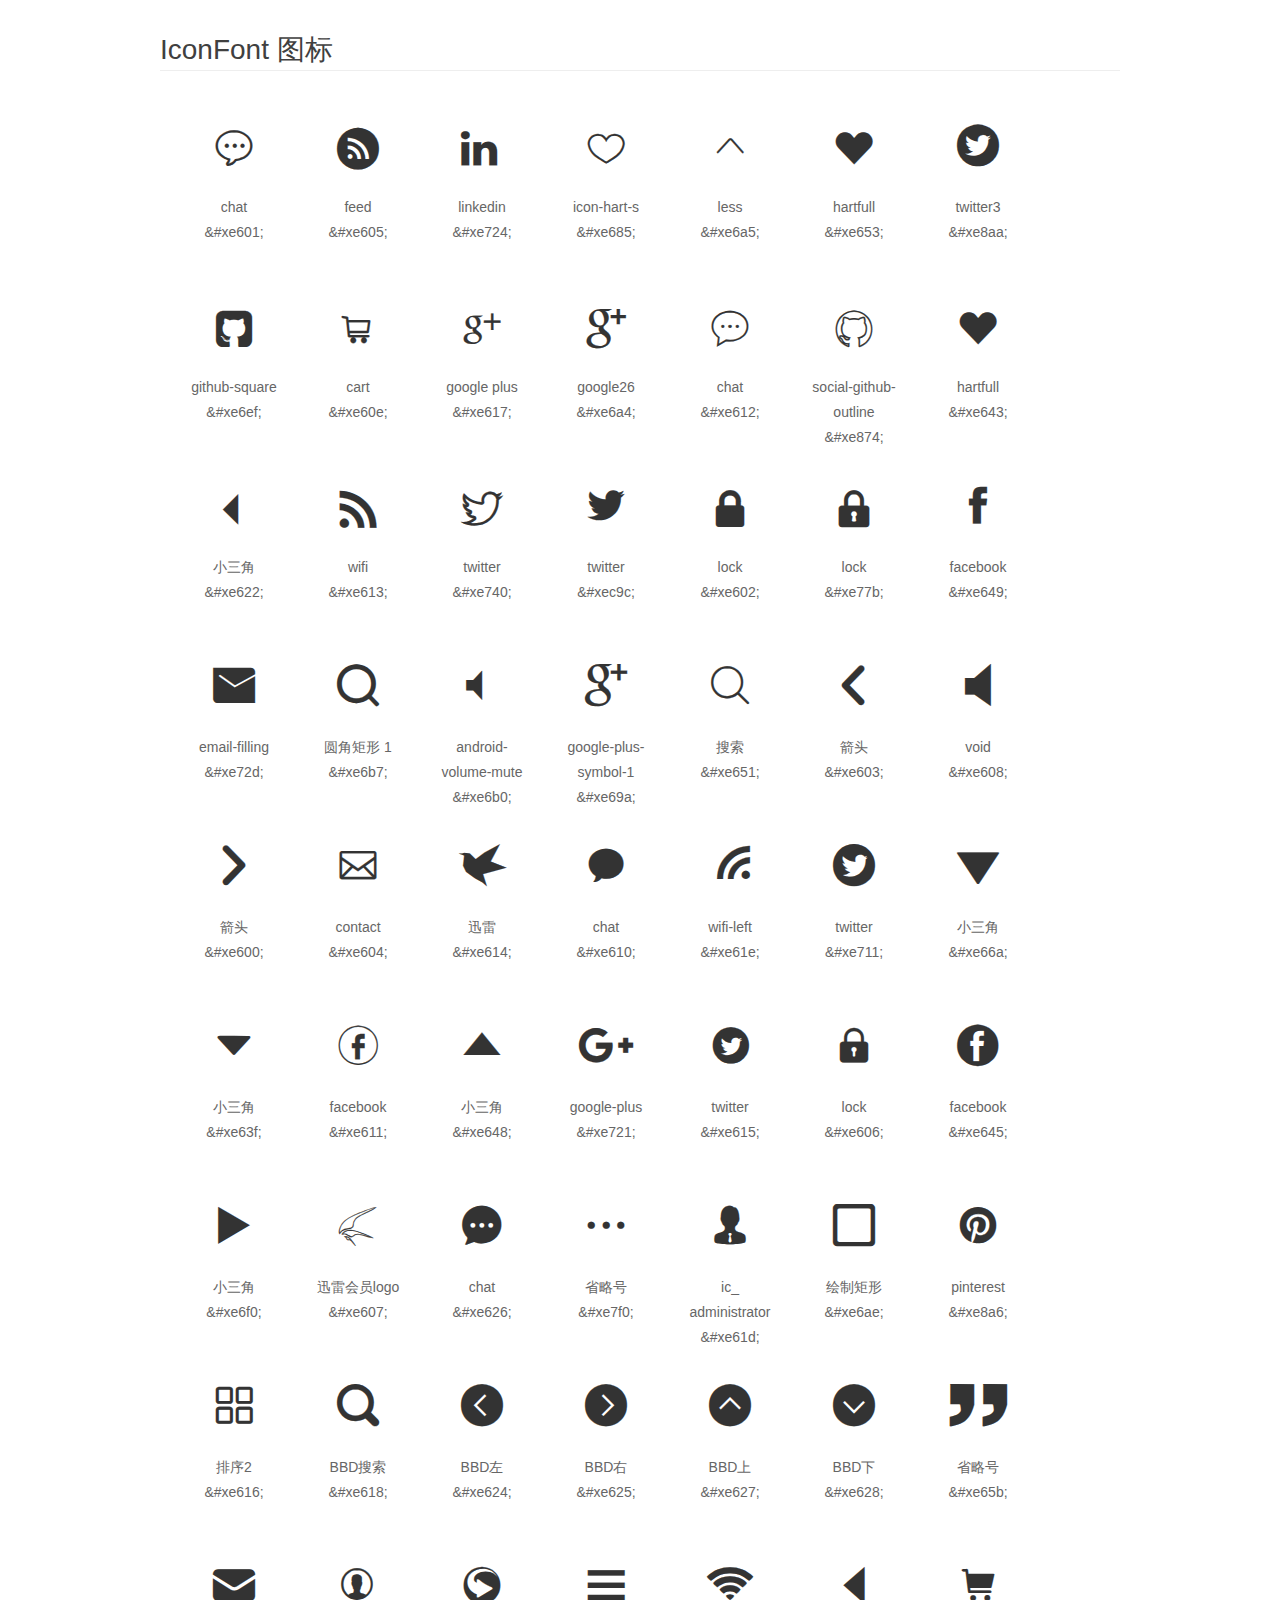
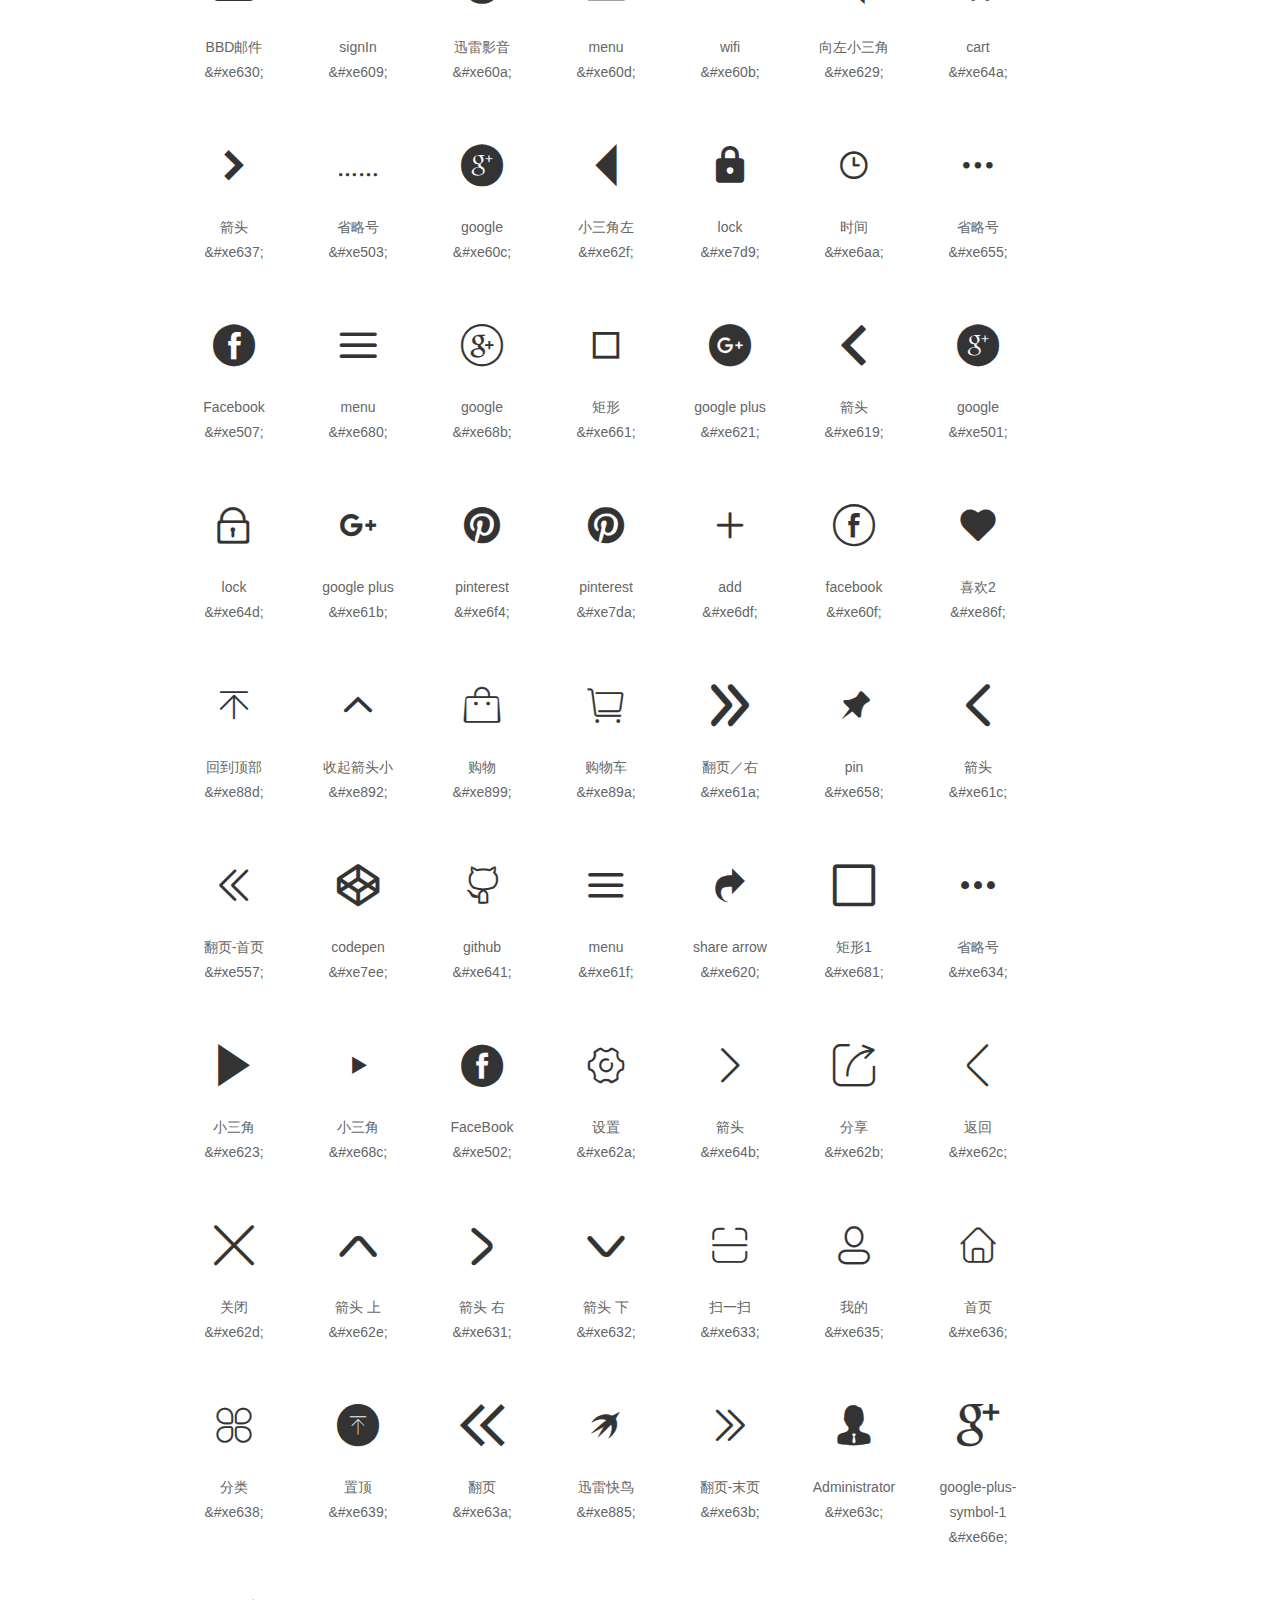
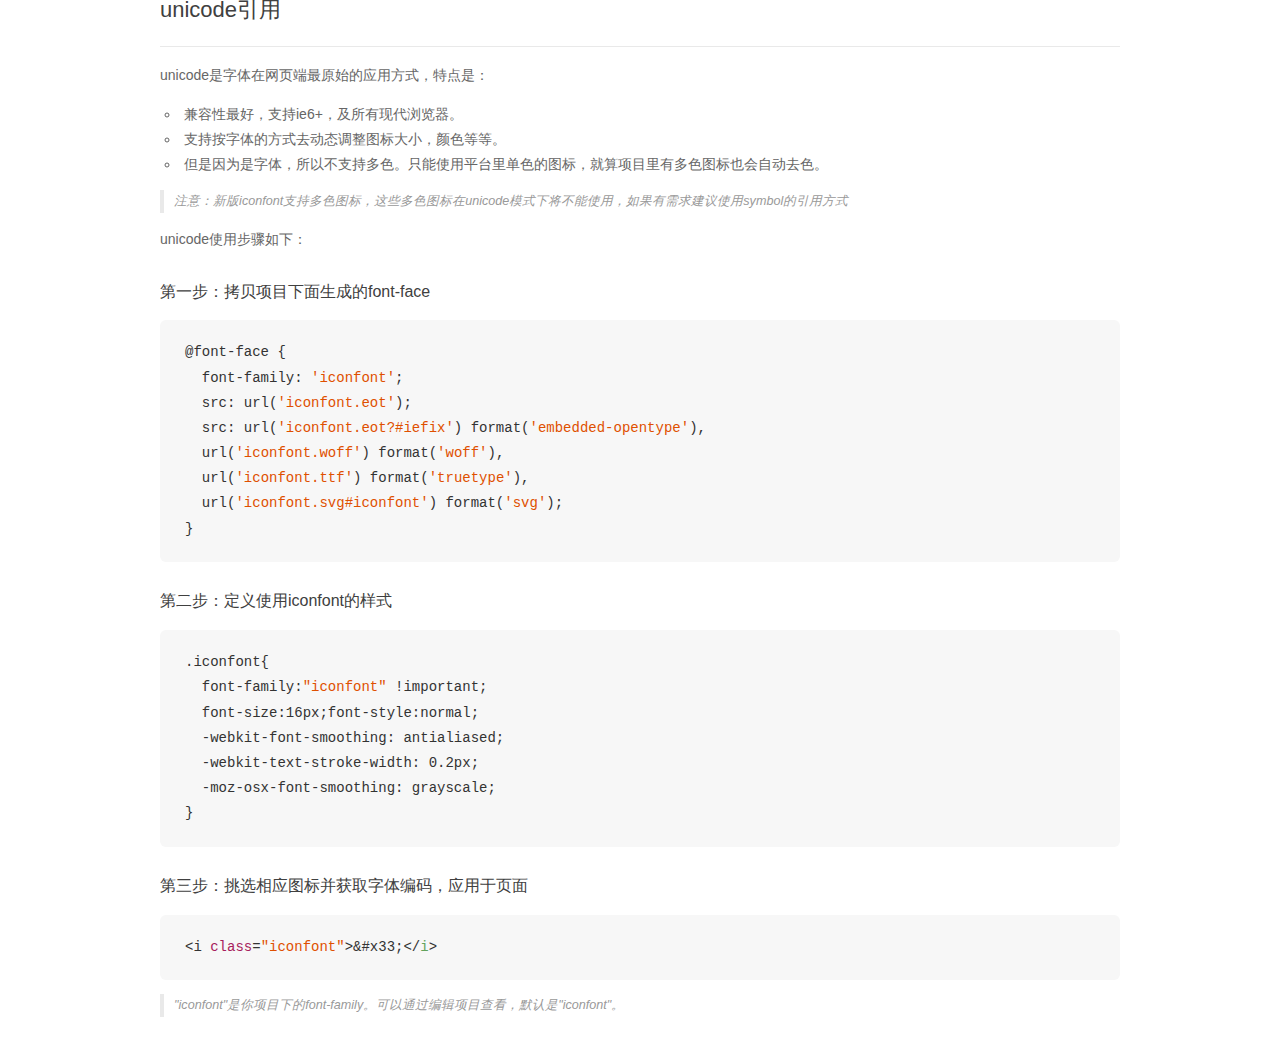
<file: font/demo_unicode.html>
<!DOCTYPE html>
<html>
<head>
    <meta charset="utf-8"/>
    <title>IconFont</title>
    <link rel="stylesheet" href="demo.css">

    <style type="text/css">

        @font-face {font-family: "iconfont";
          src: url('iconfont.eot'); /* IE9*/
          src: url('iconfont.eot#iefix') format('embedded-opentype'), /* IE6-IE8 */
          url('iconfont.woff') format('woff'), /* chrome, firefox */
          url('iconfont.ttf') format('truetype'), /* chrome, firefox, opera, Safari, Android, iOS 4.2+*/
          url('iconfont.svg#iconfont') format('svg'); /* iOS 4.1- */
        }

        .iconfont {
          font-family:"iconfont" !important;
          font-size:16px;
          font-style:normal;
          -webkit-font-smoothing: antialiased;
          -webkit-text-stroke-width: 0.2px;
          -moz-osx-font-smoothing: grayscale;
        }

    </style>
</head>
<body>
    <div class="main markdown">
        <h1>IconFont 图标</h1>
        <ul class="icon_lists clear">
            
                <li>
                <i class="icon iconfont">&#xe601;</i>
                    <div class="name">chat</div>
                    <div class="code">&amp;#xe601;</div>
                </li>
            
                <li>
                <i class="icon iconfont">&#xe605;</i>
                    <div class="name">feed</div>
                    <div class="code">&amp;#xe605;</div>
                </li>
            
                <li>
                <i class="icon iconfont">&#xe724;</i>
                    <div class="name">linkedin</div>
                    <div class="code">&amp;#xe724;</div>
                </li>
            
                <li>
                <i class="icon iconfont">&#xe685;</i>
                    <div class="name">icon-hart-s</div>
                    <div class="code">&amp;#xe685;</div>
                </li>
            
                <li>
                <i class="icon iconfont">&#xe6a5;</i>
                    <div class="name">less</div>
                    <div class="code">&amp;#xe6a5;</div>
                </li>
            
                <li>
                <i class="icon iconfont">&#xe653;</i>
                    <div class="name">hartfull</div>
                    <div class="code">&amp;#xe653;</div>
                </li>
            
                <li>
                <i class="icon iconfont">&#xe8aa;</i>
                    <div class="name">twitter3</div>
                    <div class="code">&amp;#xe8aa;</div>
                </li>
            
                <li>
                <i class="icon iconfont">&#xe6ef;</i>
                    <div class="name">github-square</div>
                    <div class="code">&amp;#xe6ef;</div>
                </li>
            
                <li>
                <i class="icon iconfont">&#xe60e;</i>
                    <div class="name">cart</div>
                    <div class="code">&amp;#xe60e;</div>
                </li>
            
                <li>
                <i class="icon iconfont">&#xe617;</i>
                    <div class="name">google plus</div>
                    <div class="code">&amp;#xe617;</div>
                </li>
            
                <li>
                <i class="icon iconfont">&#xe6a4;</i>
                    <div class="name">google26</div>
                    <div class="code">&amp;#xe6a4;</div>
                </li>
            
                <li>
                <i class="icon iconfont">&#xe612;</i>
                    <div class="name">chat</div>
                    <div class="code">&amp;#xe612;</div>
                </li>
            
                <li>
                <i class="icon iconfont">&#xe874;</i>
                    <div class="name">social-github-outline</div>
                    <div class="code">&amp;#xe874;</div>
                </li>
            
                <li>
                <i class="icon iconfont">&#xe643;</i>
                    <div class="name">hartfull</div>
                    <div class="code">&amp;#xe643;</div>
                </li>
            
                <li>
                <i class="icon iconfont">&#xe622;</i>
                    <div class="name">小三角</div>
                    <div class="code">&amp;#xe622;</div>
                </li>
            
                <li>
                <i class="icon iconfont">&#xe613;</i>
                    <div class="name">wifi</div>
                    <div class="code">&amp;#xe613;</div>
                </li>
            
                <li>
                <i class="icon iconfont">&#xe740;</i>
                    <div class="name">twitter</div>
                    <div class="code">&amp;#xe740;</div>
                </li>
            
                <li>
                <i class="icon iconfont">&#xec9c;</i>
                    <div class="name">twitter</div>
                    <div class="code">&amp;#xec9c;</div>
                </li>
            
                <li>
                <i class="icon iconfont">&#xe602;</i>
                    <div class="name">lock</div>
                    <div class="code">&amp;#xe602;</div>
                </li>
            
                <li>
                <i class="icon iconfont">&#xe77b;</i>
                    <div class="name">lock</div>
                    <div class="code">&amp;#xe77b;</div>
                </li>
            
                <li>
                <i class="icon iconfont">&#xe649;</i>
                    <div class="name">facebook</div>
                    <div class="code">&amp;#xe649;</div>
                </li>
            
                <li>
                <i class="icon iconfont">&#xe72d;</i>
                    <div class="name">email-filling</div>
                    <div class="code">&amp;#xe72d;</div>
                </li>
            
                <li>
                <i class="icon iconfont">&#xe6b7;</i>
                    <div class="name">圆角矩形 1</div>
                    <div class="code">&amp;#xe6b7;</div>
                </li>
            
                <li>
                <i class="icon iconfont">&#xe6b0;</i>
                    <div class="name">android-volume-mute</div>
                    <div class="code">&amp;#xe6b0;</div>
                </li>
            
                <li>
                <i class="icon iconfont">&#xe69a;</i>
                    <div class="name">google-plus-symbol-1</div>
                    <div class="code">&amp;#xe69a;</div>
                </li>
            
                <li>
                <i class="icon iconfont">&#xe651;</i>
                    <div class="name">搜索</div>
                    <div class="code">&amp;#xe651;</div>
                </li>
            
                <li>
                <i class="icon iconfont">&#xe603;</i>
                    <div class="name">箭头</div>
                    <div class="code">&amp;#xe603;</div>
                </li>
            
                <li>
                <i class="icon iconfont">&#xe608;</i>
                    <div class="name">void</div>
                    <div class="code">&amp;#xe608;</div>
                </li>
            
                <li>
                <i class="icon iconfont">&#xe600;</i>
                    <div class="name">箭头</div>
                    <div class="code">&amp;#xe600;</div>
                </li>
            
                <li>
                <i class="icon iconfont">&#xe604;</i>
                    <div class="name">contact</div>
                    <div class="code">&amp;#xe604;</div>
                </li>
            
                <li>
                <i class="icon iconfont">&#xe614;</i>
                    <div class="name">迅雷</div>
                    <div class="code">&amp;#xe614;</div>
                </li>
            
                <li>
                <i class="icon iconfont">&#xe610;</i>
                    <div class="name">chat</div>
                    <div class="code">&amp;#xe610;</div>
                </li>
            
                <li>
                <i class="icon iconfont">&#xe61e;</i>
                    <div class="name">wifi-left</div>
                    <div class="code">&amp;#xe61e;</div>
                </li>
            
                <li>
                <i class="icon iconfont">&#xe711;</i>
                    <div class="name">twitter</div>
                    <div class="code">&amp;#xe711;</div>
                </li>
            
                <li>
                <i class="icon iconfont">&#xe66a;</i>
                    <div class="name">小三角</div>
                    <div class="code">&amp;#xe66a;</div>
                </li>
            
                <li>
                <i class="icon iconfont">&#xe63f;</i>
                    <div class="name">小三角</div>
                    <div class="code">&amp;#xe63f;</div>
                </li>
            
                <li>
                <i class="icon iconfont">&#xe611;</i>
                    <div class="name">facebook</div>
                    <div class="code">&amp;#xe611;</div>
                </li>
            
                <li>
                <i class="icon iconfont">&#xe648;</i>
                    <div class="name">小三角</div>
                    <div class="code">&amp;#xe648;</div>
                </li>
            
                <li>
                <i class="icon iconfont">&#xe721;</i>
                    <div class="name">google-plus</div>
                    <div class="code">&amp;#xe721;</div>
                </li>
            
                <li>
                <i class="icon iconfont">&#xe615;</i>
                    <div class="name">twitter</div>
                    <div class="code">&amp;#xe615;</div>
                </li>
            
                <li>
                <i class="icon iconfont">&#xe606;</i>
                    <div class="name">lock</div>
                    <div class="code">&amp;#xe606;</div>
                </li>
            
                <li>
                <i class="icon iconfont">&#xe645;</i>
                    <div class="name">facebook</div>
                    <div class="code">&amp;#xe645;</div>
                </li>
            
                <li>
                <i class="icon iconfont">&#xe6f0;</i>
                    <div class="name">小三角</div>
                    <div class="code">&amp;#xe6f0;</div>
                </li>
            
                <li>
                <i class="icon iconfont">&#xe607;</i>
                    <div class="name">迅雷会员logo</div>
                    <div class="code">&amp;#xe607;</div>
                </li>
            
                <li>
                <i class="icon iconfont">&#xe626;</i>
                    <div class="name">chat</div>
                    <div class="code">&amp;#xe626;</div>
                </li>
            
                <li>
                <i class="icon iconfont">&#xe7f0;</i>
                    <div class="name">省略号</div>
                    <div class="code">&amp;#xe7f0;</div>
                </li>
            
                <li>
                <i class="icon iconfont">&#xe61d;</i>
                    <div class="name">ic_ administrator</div>
                    <div class="code">&amp;#xe61d;</div>
                </li>
            
                <li>
                <i class="icon iconfont">&#xe6ae;</i>
                    <div class="name">绘制矩形</div>
                    <div class="code">&amp;#xe6ae;</div>
                </li>
            
                <li>
                <i class="icon iconfont">&#xe8a6;</i>
                    <div class="name">pinterest</div>
                    <div class="code">&amp;#xe8a6;</div>
                </li>
            
                <li>
                <i class="icon iconfont">&#xe616;</i>
                    <div class="name">排序2</div>
                    <div class="code">&amp;#xe616;</div>
                </li>
            
                <li>
                <i class="icon iconfont">&#xe618;</i>
                    <div class="name">BBD搜索</div>
                    <div class="code">&amp;#xe618;</div>
                </li>
            
                <li>
                <i class="icon iconfont">&#xe624;</i>
                    <div class="name">BBD左</div>
                    <div class="code">&amp;#xe624;</div>
                </li>
            
                <li>
                <i class="icon iconfont">&#xe625;</i>
                    <div class="name">BBD右</div>
                    <div class="code">&amp;#xe625;</div>
                </li>
            
                <li>
                <i class="icon iconfont">&#xe627;</i>
                    <div class="name">BBD上</div>
                    <div class="code">&amp;#xe627;</div>
                </li>
            
                <li>
                <i class="icon iconfont">&#xe628;</i>
                    <div class="name">BBD下</div>
                    <div class="code">&amp;#xe628;</div>
                </li>
            
                <li>
                <i class="icon iconfont">&#xe65b;</i>
                    <div class="name">省略号</div>
                    <div class="code">&amp;#xe65b;</div>
                </li>
            
                <li>
                <i class="icon iconfont">&#xe630;</i>
                    <div class="name">BBD邮件</div>
                    <div class="code">&amp;#xe630;</div>
                </li>
            
                <li>
                <i class="icon iconfont">&#xe609;</i>
                    <div class="name">signIn</div>
                    <div class="code">&amp;#xe609;</div>
                </li>
            
                <li>
                <i class="icon iconfont">&#xe60a;</i>
                    <div class="name">迅雷影音</div>
                    <div class="code">&amp;#xe60a;</div>
                </li>
            
                <li>
                <i class="icon iconfont">&#xe60d;</i>
                    <div class="name">menu</div>
                    <div class="code">&amp;#xe60d;</div>
                </li>
            
                <li>
                <i class="icon iconfont">&#xe60b;</i>
                    <div class="name">wifi</div>
                    <div class="code">&amp;#xe60b;</div>
                </li>
            
                <li>
                <i class="icon iconfont">&#xe629;</i>
                    <div class="name">向左小三角</div>
                    <div class="code">&amp;#xe629;</div>
                </li>
            
                <li>
                <i class="icon iconfont">&#xe64a;</i>
                    <div class="name">cart</div>
                    <div class="code">&amp;#xe64a;</div>
                </li>
            
                <li>
                <i class="icon iconfont">&#xe637;</i>
                    <div class="name">箭头</div>
                    <div class="code">&amp;#xe637;</div>
                </li>
            
                <li>
                <i class="icon iconfont">&#xe503;</i>
                    <div class="name">省略号</div>
                    <div class="code">&amp;#xe503;</div>
                </li>
            
                <li>
                <i class="icon iconfont">&#xe60c;</i>
                    <div class="name">google </div>
                    <div class="code">&amp;#xe60c;</div>
                </li>
            
                <li>
                <i class="icon iconfont">&#xe62f;</i>
                    <div class="name">小三角左</div>
                    <div class="code">&amp;#xe62f;</div>
                </li>
            
                <li>
                <i class="icon iconfont">&#xe7d9;</i>
                    <div class="name">lock</div>
                    <div class="code">&amp;#xe7d9;</div>
                </li>
            
                <li>
                <i class="icon iconfont">&#xe6aa;</i>
                    <div class="name">时间</div>
                    <div class="code">&amp;#xe6aa;</div>
                </li>
            
                <li>
                <i class="icon iconfont">&#xe655;</i>
                    <div class="name">省略号</div>
                    <div class="code">&amp;#xe655;</div>
                </li>
            
                <li>
                <i class="icon iconfont">&#xe507;</i>
                    <div class="name">Facebook</div>
                    <div class="code">&amp;#xe507;</div>
                </li>
            
                <li>
                <i class="icon iconfont">&#xe680;</i>
                    <div class="name">menu</div>
                    <div class="code">&amp;#xe680;</div>
                </li>
            
                <li>
                <i class="icon iconfont">&#xe68b;</i>
                    <div class="name">google</div>
                    <div class="code">&amp;#xe68b;</div>
                </li>
            
                <li>
                <i class="icon iconfont">&#xe661;</i>
                    <div class="name">矩形</div>
                    <div class="code">&amp;#xe661;</div>
                </li>
            
                <li>
                <i class="icon iconfont">&#xe621;</i>
                    <div class="name">google plus</div>
                    <div class="code">&amp;#xe621;</div>
                </li>
            
                <li>
                <i class="icon iconfont">&#xe619;</i>
                    <div class="name">箭头</div>
                    <div class="code">&amp;#xe619;</div>
                </li>
            
                <li>
                <i class="icon iconfont">&#xe501;</i>
                    <div class="name">google </div>
                    <div class="code">&amp;#xe501;</div>
                </li>
            
                <li>
                <i class="icon iconfont">&#xe64d;</i>
                    <div class="name">lock</div>
                    <div class="code">&amp;#xe64d;</div>
                </li>
            
                <li>
                <i class="icon iconfont">&#xe61b;</i>
                    <div class="name">google plus</div>
                    <div class="code">&amp;#xe61b;</div>
                </li>
            
                <li>
                <i class="icon iconfont">&#xe6f4;</i>
                    <div class="name">pinterest</div>
                    <div class="code">&amp;#xe6f4;</div>
                </li>
            
                <li>
                <i class="icon iconfont">&#xe7da;</i>
                    <div class="name">pinterest</div>
                    <div class="code">&amp;#xe7da;</div>
                </li>
            
                <li>
                <i class="icon iconfont">&#xe6df;</i>
                    <div class="name">add</div>
                    <div class="code">&amp;#xe6df;</div>
                </li>
            
                <li>
                <i class="icon iconfont">&#xe60f;</i>
                    <div class="name">facebook</div>
                    <div class="code">&amp;#xe60f;</div>
                </li>
            
                <li>
                <i class="icon iconfont">&#xe86f;</i>
                    <div class="name">喜欢2</div>
                    <div class="code">&amp;#xe86f;</div>
                </li>
            
                <li>
                <i class="icon iconfont">&#xe88d;</i>
                    <div class="name">回到顶部</div>
                    <div class="code">&amp;#xe88d;</div>
                </li>
            
                <li>
                <i class="icon iconfont">&#xe892;</i>
                    <div class="name">收起箭头小</div>
                    <div class="code">&amp;#xe892;</div>
                </li>
            
                <li>
                <i class="icon iconfont">&#xe899;</i>
                    <div class="name"> 购物</div>
                    <div class="code">&amp;#xe899;</div>
                </li>
            
                <li>
                <i class="icon iconfont">&#xe89a;</i>
                    <div class="name"> 购物车</div>
                    <div class="code">&amp;#xe89a;</div>
                </li>
            
                <li>
                <i class="icon iconfont">&#xe61a;</i>
                    <div class="name">翻页／右</div>
                    <div class="code">&amp;#xe61a;</div>
                </li>
            
                <li>
                <i class="icon iconfont">&#xe658;</i>
                    <div class="name">pin</div>
                    <div class="code">&amp;#xe658;</div>
                </li>
            
                <li>
                <i class="icon iconfont">&#xe61c;</i>
                    <div class="name">箭头</div>
                    <div class="code">&amp;#xe61c;</div>
                </li>
            
                <li>
                <i class="icon iconfont">&#xe557;</i>
                    <div class="name">翻页-首页</div>
                    <div class="code">&amp;#xe557;</div>
                </li>
            
                <li>
                <i class="icon iconfont">&#xe7ee;</i>
                    <div class="name">codepen</div>
                    <div class="code">&amp;#xe7ee;</div>
                </li>
            
                <li>
                <i class="icon iconfont">&#xe641;</i>
                    <div class="name">github</div>
                    <div class="code">&amp;#xe641;</div>
                </li>
            
                <li>
                <i class="icon iconfont">&#xe61f;</i>
                    <div class="name">menu</div>
                    <div class="code">&amp;#xe61f;</div>
                </li>
            
                <li>
                <i class="icon iconfont">&#xe620;</i>
                    <div class="name">share arrow</div>
                    <div class="code">&amp;#xe620;</div>
                </li>
            
                <li>
                <i class="icon iconfont">&#xe681;</i>
                    <div class="name">矩形1</div>
                    <div class="code">&amp;#xe681;</div>
                </li>
            
                <li>
                <i class="icon iconfont">&#xe634;</i>
                    <div class="name">省略号</div>
                    <div class="code">&amp;#xe634;</div>
                </li>
            
                <li>
                <i class="icon iconfont">&#xe623;</i>
                    <div class="name">小三角</div>
                    <div class="code">&amp;#xe623;</div>
                </li>
            
                <li>
                <i class="icon iconfont">&#xe68c;</i>
                    <div class="name">小三角</div>
                    <div class="code">&amp;#xe68c;</div>
                </li>
            
                <li>
                <i class="icon iconfont">&#xe502;</i>
                    <div class="name">FaceBook</div>
                    <div class="code">&amp;#xe502;</div>
                </li>
            
                <li>
                <i class="icon iconfont">&#xe62a;</i>
                    <div class="name">设置</div>
                    <div class="code">&amp;#xe62a;</div>
                </li>
            
                <li>
                <i class="icon iconfont">&#xe64b;</i>
                    <div class="name">箭头</div>
                    <div class="code">&amp;#xe64b;</div>
                </li>
            
                <li>
                <i class="icon iconfont">&#xe62b;</i>
                    <div class="name">分享</div>
                    <div class="code">&amp;#xe62b;</div>
                </li>
            
                <li>
                <i class="icon iconfont">&#xe62c;</i>
                    <div class="name">返回</div>
                    <div class="code">&amp;#xe62c;</div>
                </li>
            
                <li>
                <i class="icon iconfont">&#xe62d;</i>
                    <div class="name">关闭</div>
                    <div class="code">&amp;#xe62d;</div>
                </li>
            
                <li>
                <i class="icon iconfont">&#xe62e;</i>
                    <div class="name">箭头 上</div>
                    <div class="code">&amp;#xe62e;</div>
                </li>
            
                <li>
                <i class="icon iconfont">&#xe631;</i>
                    <div class="name">箭头 右</div>
                    <div class="code">&amp;#xe631;</div>
                </li>
            
                <li>
                <i class="icon iconfont">&#xe632;</i>
                    <div class="name">箭头 下</div>
                    <div class="code">&amp;#xe632;</div>
                </li>
            
                <li>
                <i class="icon iconfont">&#xe633;</i>
                    <div class="name">扫一扫</div>
                    <div class="code">&amp;#xe633;</div>
                </li>
            
                <li>
                <i class="icon iconfont">&#xe635;</i>
                    <div class="name">我的</div>
                    <div class="code">&amp;#xe635;</div>
                </li>
            
                <li>
                <i class="icon iconfont">&#xe636;</i>
                    <div class="name">首页</div>
                    <div class="code">&amp;#xe636;</div>
                </li>
            
                <li>
                <i class="icon iconfont">&#xe638;</i>
                    <div class="name">分类</div>
                    <div class="code">&amp;#xe638;</div>
                </li>
            
                <li>
                <i class="icon iconfont">&#xe639;</i>
                    <div class="name">置顶</div>
                    <div class="code">&amp;#xe639;</div>
                </li>
            
                <li>
                <i class="icon iconfont">&#xe63a;</i>
                    <div class="name">翻页</div>
                    <div class="code">&amp;#xe63a;</div>
                </li>
            
                <li>
                <i class="icon iconfont">&#xe885;</i>
                    <div class="name">迅雷快鸟</div>
                    <div class="code">&amp;#xe885;</div>
                </li>
            
                <li>
                <i class="icon iconfont">&#xe63b;</i>
                    <div class="name">翻页-末页</div>
                    <div class="code">&amp;#xe63b;</div>
                </li>
            
                <li>
                <i class="icon iconfont">&#xe63c;</i>
                    <div class="name">Administrator</div>
                    <div class="code">&amp;#xe63c;</div>
                </li>
            
                <li>
                <i class="icon iconfont">&#xe66e;</i>
                    <div class="name">google-plus-symbol-1</div>
                    <div class="code">&amp;#xe66e;</div>
                </li>
            
        </ul>
        <h2 id="unicode-">unicode引用</h2>
        <hr>

        <p>unicode是字体在网页端最原始的应用方式，特点是：</p>
        <ul>
        <li>兼容性最好，支持ie6+，及所有现代浏览器。</li>
        <li>支持按字体的方式去动态调整图标大小，颜色等等。</li>
        <li>但是因为是字体，所以不支持多色。只能使用平台里单色的图标，就算项目里有多色图标也会自动去色。</li>
        </ul>
        <blockquote>
        <p>注意：新版iconfont支持多色图标，这些多色图标在unicode模式下将不能使用，如果有需求建议使用symbol的引用方式</p>
        </blockquote>
        <p>unicode使用步骤如下：</p>
        <h3 id="-font-face">第一步：拷贝项目下面生成的font-face</h3>
        <pre><code class="lang-js hljs javascript">@font-face {
  font-family: <span class="hljs-string">'iconfont'</span>;
  src: url(<span class="hljs-string">'iconfont.eot'</span>);
  src: url(<span class="hljs-string">'iconfont.eot?#iefix'</span>) format(<span class="hljs-string">'embedded-opentype'</span>),
  url(<span class="hljs-string">'iconfont.woff'</span>) format(<span class="hljs-string">'woff'</span>),
  url(<span class="hljs-string">'iconfont.ttf'</span>) format(<span class="hljs-string">'truetype'</span>),
  url(<span class="hljs-string">'iconfont.svg#iconfont'</span>) format(<span class="hljs-string">'svg'</span>);
}
</code></pre>
        <h3 id="-iconfont-">第二步：定义使用iconfont的样式</h3>
        <pre><code class="lang-js hljs javascript">.iconfont{
  font-family:<span class="hljs-string">"iconfont"</span> !important;
  font-size:<span class="hljs-number">16</span>px;font-style:normal;
  -webkit-font-smoothing: antialiased;
  -webkit-text-stroke-width: <span class="hljs-number">0.2</span>px;
  -moz-osx-font-smoothing: grayscale;
}
</code></pre>
        <h3 id="-">第三步：挑选相应图标并获取字体编码，应用于页面</h3>
        <pre><code class="lang-js hljs javascript">&lt;i <span class="hljs-class"><span class="hljs-keyword">class</span></span>=<span class="hljs-string">"iconfont"</span>&gt;&amp;#x33;<span class="xml"><span class="hljs-tag">&lt;/<span class="hljs-name">i</span>&gt;</span></span></code></pre>

        <blockquote>
        <p>"iconfont"是你项目下的font-family。可以通过编辑项目查看，默认是"iconfont"。</p>
        </blockquote>
    </div>


</body>
</html>
</file>
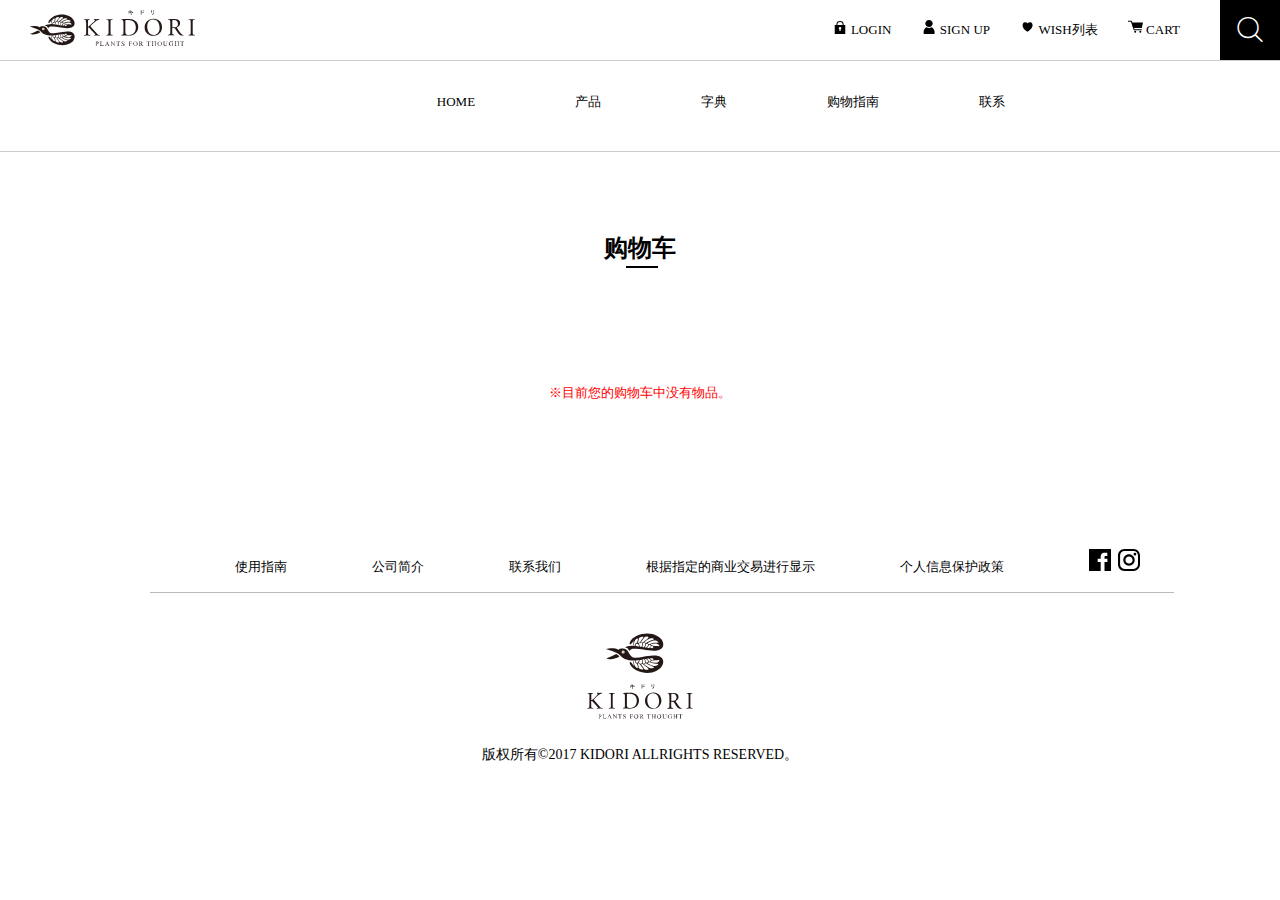
<file: html/cart.html>
<!DOCTYPE html>
<html lang="en">
<head>
    <meta charset="UTF-8">
    <meta http-equiv="X-UA-Compatible" content="IE=edge">
    <meta name="viewport" content="width=device-width, initial-scale=1.0">
    <title>Title</title>
    <link rel="stylesheet" href="../css/nav.css">
    <link href="../css/cart.css" rel="stylesheet">
    <link rel="stylesheet" href="../css/footer.css">
</head>
<body>
<header>
    <div class="logo">
        <img src="../images/index/logo.svg">
    </div>
    <nav>
        <ul>
            <li><a href="login.html"><img src="../images/index/lock.svg">&nbsp;LOGIN</a></li>
            <li><a href="sign.html"><img src="../images/index/account.svg">&nbsp;SIGN UP</a></li>
            <li><a href="login.html"><img src="../images/index/heart.svg">&nbsp;WISH列表</a></li>
            <li><a href="#"><img src="../images/index/cart.svg">&nbsp;CART</a></li>
        </ul>
        <a href="search.html" class="search">&#xe651;</a>
    </nav>
</header>
<div class="menu">
    <ul>
        <li><a href="../index.html">HOME</a></li>
        <li><a href="product.html">产品</a></li>
        <li><a href="dictionary.html">字典</a></li>
        <li><a href="shopping%20guide.html">购物指南</a></li>
        <li><a href="contact.html">联系</a></li>
    </ul>
</div>
<section>
    <div class="wenzi">
        <h2>购物车</h2>
        <hr>
    </div>
    <p>※目前您的购物车中没有物品。</p>
</section>

<footer>
    <div class="footer-menu">
        <ul>
            <li><a href="#">使用指南</a></li>
            <li><a href="#">公司简介</a></li>
            <li><a href="#">联系我们</a></li>
            <li><a href="#">根据指定的商业交易进行显示</a></li>
            <li><a href="#">个人信息保护政策</a></li>
            <li>
                <a href="#"><img src="../images/index/fb.svg"></a>&nbsp;
                <a href="#"><img src="../images/index/insta.svg"></a>
            </li>
        </ul>
    </div>
    <div class="banQuan">
        <img src="../images/index/flogo.svg">
        <p>版权所有©2017 KIDORI ALLRIGHTS RESERVED。</p>
    </div>
</footer>
</body>
</html>
</file>
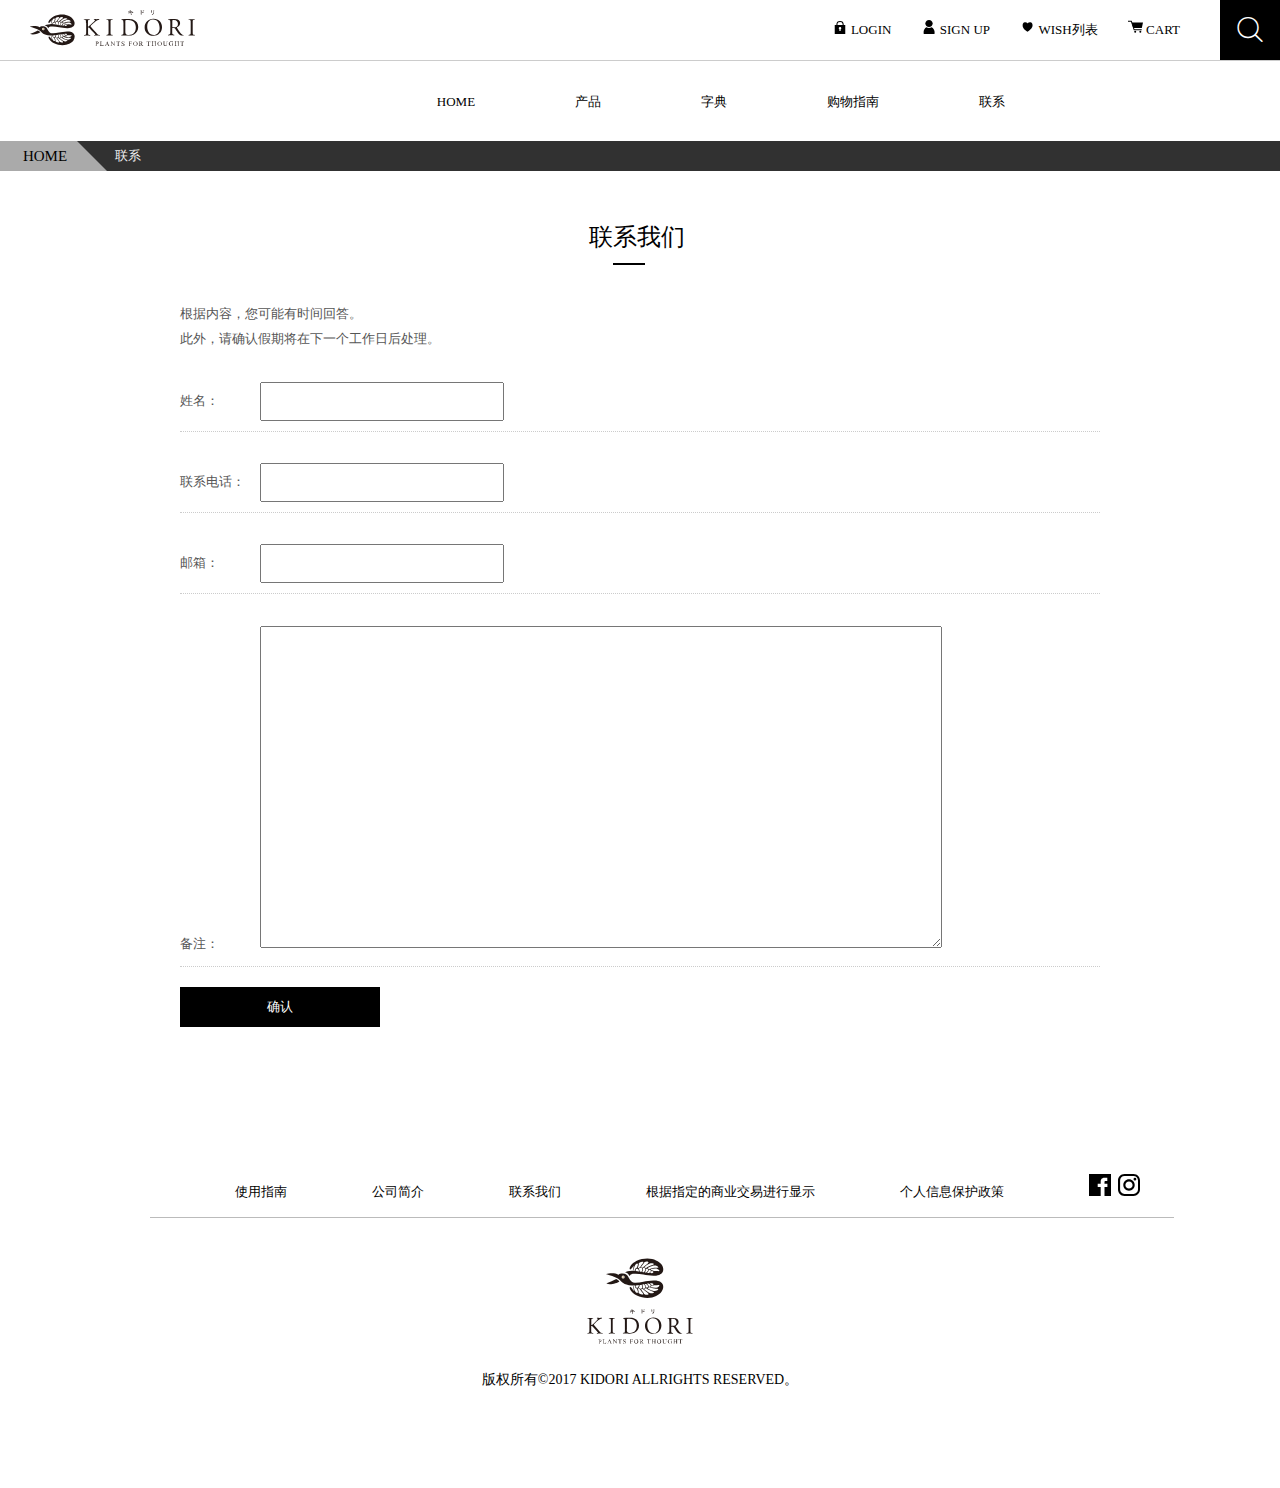
<file: html/contact.html>
<!DOCTYPE html>
<html lang="en">
<head>
    <meta charset="UTF-8">
    <title>Title</title>
    <link rel="stylesheet" href="../css/nav.css">
    <link rel="stylesheet" href="../css/contact.css">
    <link rel="stylesheet" href="../css/footer.css">
</head>
<body>
<header>
    <div class="logo">
        <img src="../images/index/logo.svg">
    </div>
    <nav>
        <ul>
            <li><a href="login.html"><img src="../images/index/lock.svg">&nbsp;LOGIN</a></li>
            <li><a href="sign.html"><img src="../images/index/account.svg">&nbsp;SIGN UP</a></li>
            <li><a href="login.html"><img src="../images/index/heart.svg">&nbsp;WISH列表</a></li>
            <li><a href="cart.html"><img src="../images/index/cart.svg">&nbsp;CART</a></li>
        </ul>
        <a href="search.html" class="search">&#xe651;</a>
    </nav>
</header>
<div class="menu">
    <ul>
        <li><a href="../index.html">HOME</a></li>
        <li><a href="product.html">产品</a></li>
        <li><a href="dictionary.html">字典</a></li>
        <li><a href="shopping%20guide.html">购物指南</a></li>
        <li><a href="#">联系</a></li>
    </ul>
</div>
<section>
    <div class="listMenu">
        <a href="../index.html">HOME</a>
        <div class="box"></div>
        <span>联系</span>
    </div>
    <div class="content">
        <div class="wenzi">
            <h2>联系我们</h2>
            <hr>
        </div>
    </div>
</section>
<form action="">
    <p>根据内容，您可能有时间回答。</p>
    <p>此外，请确认假期将在下一个工作日后处理。</p>
    <div class="name">
        <label>姓名：</label><input type="text"></div>
    <div class="name">
        <label>联系电话：</label><input type="text"></div>
    <div class="name">
        <label>邮箱：</label><input type="email"></div>
    <div class="remark">
        <label>备注：</label><textarea></textarea>
    </div>
    <button>确认</button>
</form>
<footer>
    <div class="footer-menu">
        <ul>
            <li><a href="#">使用指南</a></li>
            <li><a href="#">公司简介</a></li>
            <li><a href="#">联系我们</a></li>
            <li><a href="#">根据指定的商业交易进行显示</a></li>
            <li><a href="#">个人信息保护政策</a></li>
            <li>
                <a href="#"><img src="../images/index/fb.svg"></a>&nbsp;
                <a href="#"><img src="../images/index/insta.svg"></a>
            </li>
        </ul>
    </div>
    <div class="banQuan">
        <img src="../images/index/flogo.svg">
        <p>版权所有©2017 KIDORI ALLRIGHTS RESERVED。</p>
    </div>
</footer>
</body>
</html>
</file>
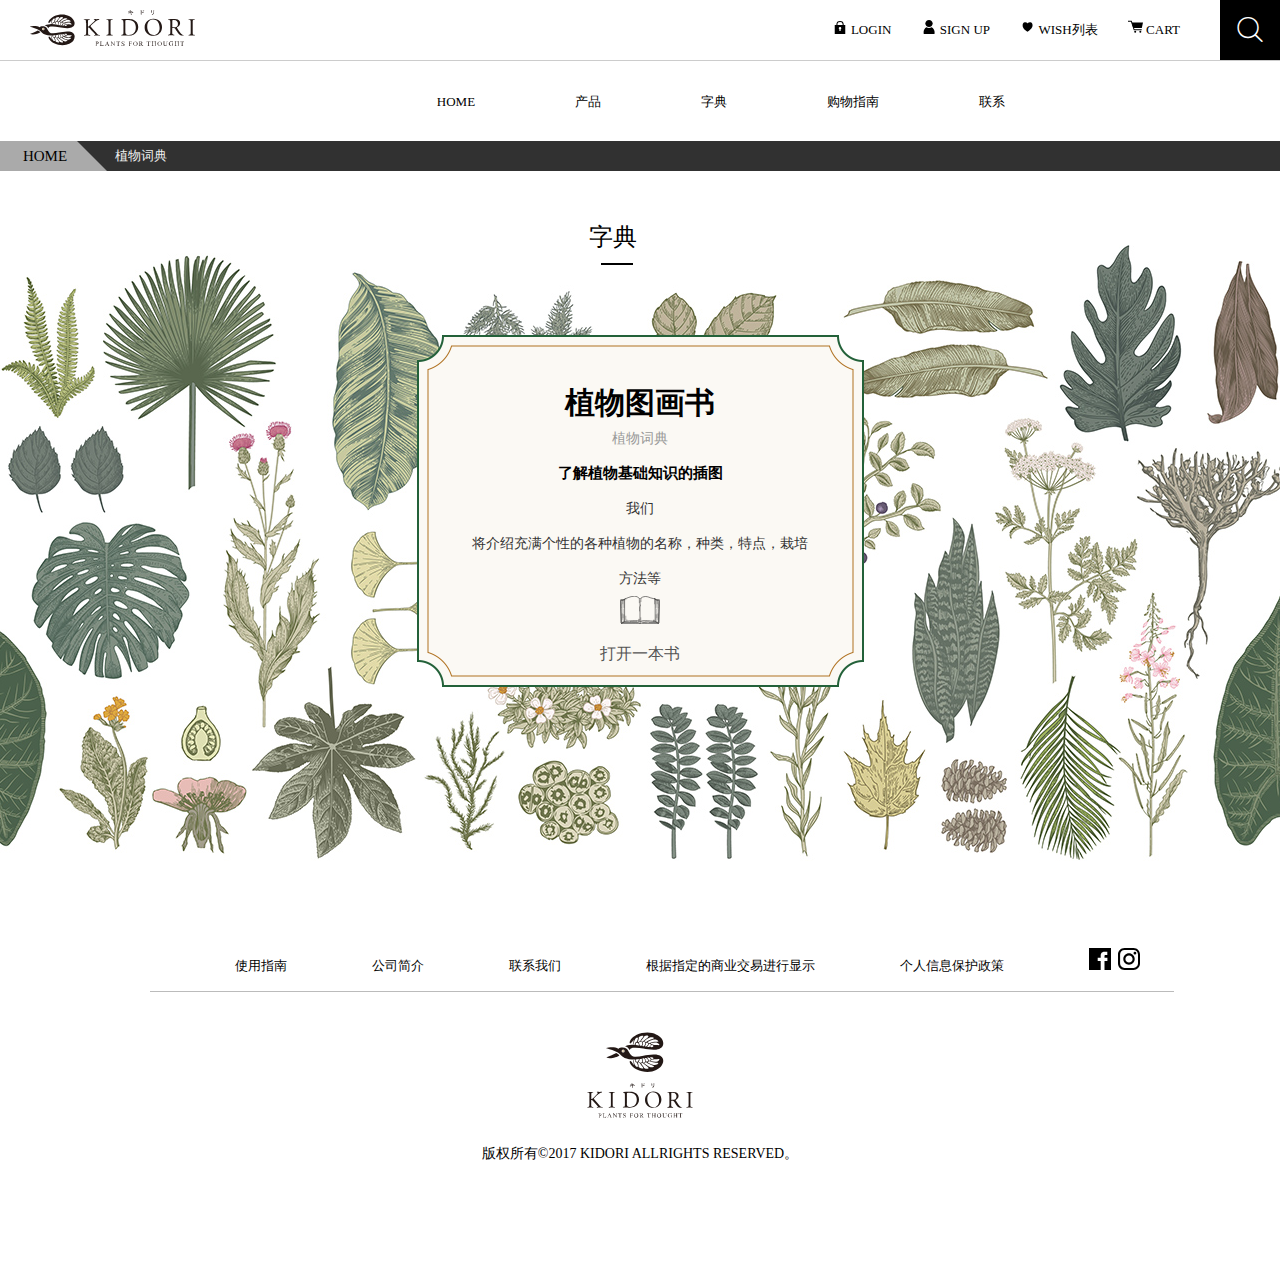
<file: html/dictionary.html>
<!DOCTYPE html>
<html lang="en">
<head>
    <meta charset="UTF-8">
    <title>Title</title>
    <link rel="stylesheet" href="../css/nav.css">
    <link rel="stylesheet" href="../css/dictionary.css">
    <link rel="stylesheet" href="../css/footer.css">
</head>
<body>
<header>
    <div class="logo">
        <img src="../images/index/logo.svg">
    </div>
    <nav>
        <ul>
            <li><a href="login.html"><img src="../images/index/lock.svg">&nbsp;LOGIN</a></li>
            <li><a href="sign.html"><img src="../images/index/account.svg">&nbsp;SIGN UP</a></li>
            <li><a href="login.html"><img src="../images/index/heart.svg">&nbsp;WISH列表</a></li>
            <li><a href="cart.html"><img src="../images/index/cart.svg">&nbsp;CART</a></li>
        </ul>
        <a href="search.html" class="search">&#xe651;</a>
    </nav>
</header>
<div class="menu">
    <ul>
        <li><a href="../index.html">HOME</a></li>
        <li><a href="product.html">产品</a></li>
        <li><a href="#">字典</a></li>
        <li><a href="shopping%20guide.html">购物指南</a></li>
        <li><a href="contact.html">联系</a></li>
    </ul>
</div>
<section>
    <div class="listMenu">
        <a href="../index.html">HOME</a>
        <div class="box"></div>
        <span>植物词典</span>
    </div>
    <div class="content">
        <div class="wenzi">
            <h2>字典</h2>
            <hr>
        </div>
    </div>
    <div class="bg">
        <div class="box">
            <div class="aside">
                <h1>植物图画书</h1>
                <span>植物词典</span>
                <p>了解植物基础知识的插图</p>
                <p>我们<br/>将介绍充满个性的各种植物的名称，种类，特点，栽培方法等</p>
                <img src="../images/dictionary/book.svg">
                <p>打开一本书</p>
            </div>
        </div>
    </div>
</section>
<footer>
    <div class="footer-menu">
        <ul>
            <li><a href="#">使用指南</a></li>
            <li><a href="#">公司简介</a></li>
            <li><a href="#">联系我们</a></li>
            <li><a href="#">根据指定的商业交易进行显示</a></li>
            <li><a href="#">个人信息保护政策</a></li>
            <li>
                <a href="#"><img src="../images/index/fb.svg"></a>&nbsp;
                <a href="#"><img src="../images/index/insta.svg"></a>
            </li>
        </ul>
    </div>
    <div class="banQuan">
        <img src="../images/index/flogo.svg">
        <p>版权所有©2017 KIDORI ALLRIGHTS RESERVED。</p>
    </div>
</footer>
</body>
</html>
</file>
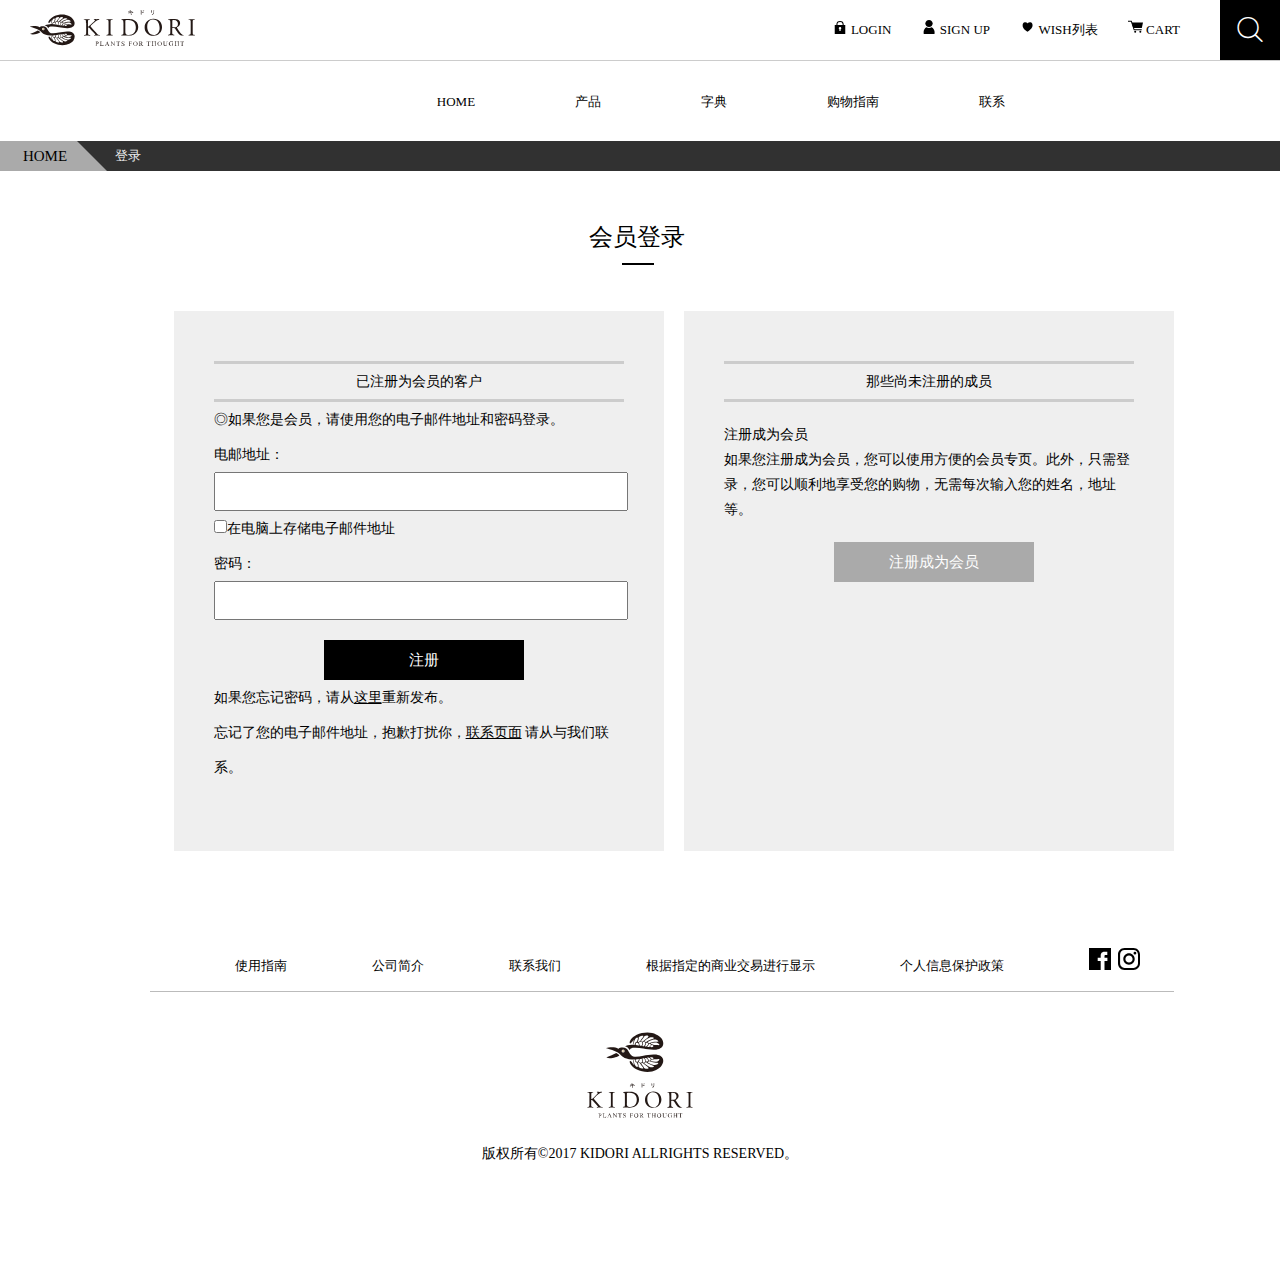
<file: html/login.html>
<!DOCTYPE html>
<html lang="en">
<head>
    <meta charset="UTF-8">
    <meta http-equiv="X-UA-Compatible" content="IE=edge">
    <meta name="viewport" content="width=device-width, initial-scale=1.0">
    <title>Title</title>
    <link rel="stylesheet" href="../css/nav.css">
    <link href="../css/login.css" rel="stylesheet" type="text/css">
    <link rel="stylesheet" href="../css/footer.css">
</head>
<body>
<header>
    <div class="logo">
        <img src="../images/index/logo.svg">
    </div>
    <nav>
        <ul>
            <li><a href="login.html"><img src="../images/index/lock.svg">&nbsp;LOGIN</a></li>
            <li><a href="sign.html"><img src="../images/index/account.svg">&nbsp;SIGN UP</a></li>
            <li><a href="login.html"><img src="../images/index/heart.svg">&nbsp;WISH列表</a></li>
            <li><a href="cart.html"><img src="../images/index/cart.svg">&nbsp;CART</a></li>
        </ul>
        <a href="search.html" class="search">&#xe651;</a>
    </nav>
</header>
<div class="menu">
    <ul>
        <li><a href="../index.html">HOME</a></li>
        <li><a href="product.html">产品</a></li>
        <li><a href="dictionary.html">字典</a></li>
        <li><a href="shopping%20guide.html">购物指南</a></li>
        <li><a href="contact.html">联系</a></li>
    </ul>
</div>
<section>
    <div class="listMenu">
        <a href="../index.html">HOME</a>
        <div class="box"></div>
        <span>登录</span>
    </div>
    <div class="content">
        <div class="wenzi">
            <h2>会员登录</h2>
            <hr>
        </div>
        <ul>
            <li>
                <div class="aside">
                    <div class="title">
                        已注册为会员的客户
                    </div>
                    <p>◎如果您是会员，请使用您的电子邮件地址和密码登录。</p>
                    <label>电邮地址：</label><br/>
                    <input type="email"><br/>
                    <input type="checkbox">在电脑上存储电子邮件地址<br/>
                    <label>密码：</label><br/>
                    <input type="password"><br/>
                    <button type="button">注册</button><br/>
                    <p>如果您忘记密码，请从<a href="#">这里</a>重新发布。</p>
                    <p>忘记了您的电子邮件地址，抱歉打扰你，<a href="#">联系页面</a> 请从与我们联系。</p>
                </div>

            </li>
            <li>
                <div class="aside">
                    <div class="title">
                        那些尚未注册的成员
                    </div>
                    <p>注册成为会员<br/>
                    如果您注册成为会员，您可以使用方便的会员专页。此外，只需登录，您可以顺利地享受您的购物，无需每次输入您的姓名，地址等。</p>
                    <a href="#"><button type="button">注册成为会员</button></a>
                </div>

            </li>
        </ul>
    </div>
</section>
<footer>
    <div class="footer-menu">
        <ul>
            <li><a href="#">使用指南</a></li>
            <li><a href="#">公司简介</a></li>
            <li><a href="#">联系我们</a></li>
            <li><a href="#">根据指定的商业交易进行显示</a></li>
            <li><a href="#">个人信息保护政策</a></li>
            <li>
                <a href="#"><img src="../images/index/fb.svg"></a>&nbsp;
                <a href="#"><img src="../images/index/insta.svg"></a>
            </li>
        </ul>
    </div>
    <div class="banQuan">
        <img src="../images/index/flogo.svg">
        <p>版权所有©2017 KIDORI ALLRIGHTS RESERVED。</p>
    </div>
</footer>
</body>
</html>
</file>
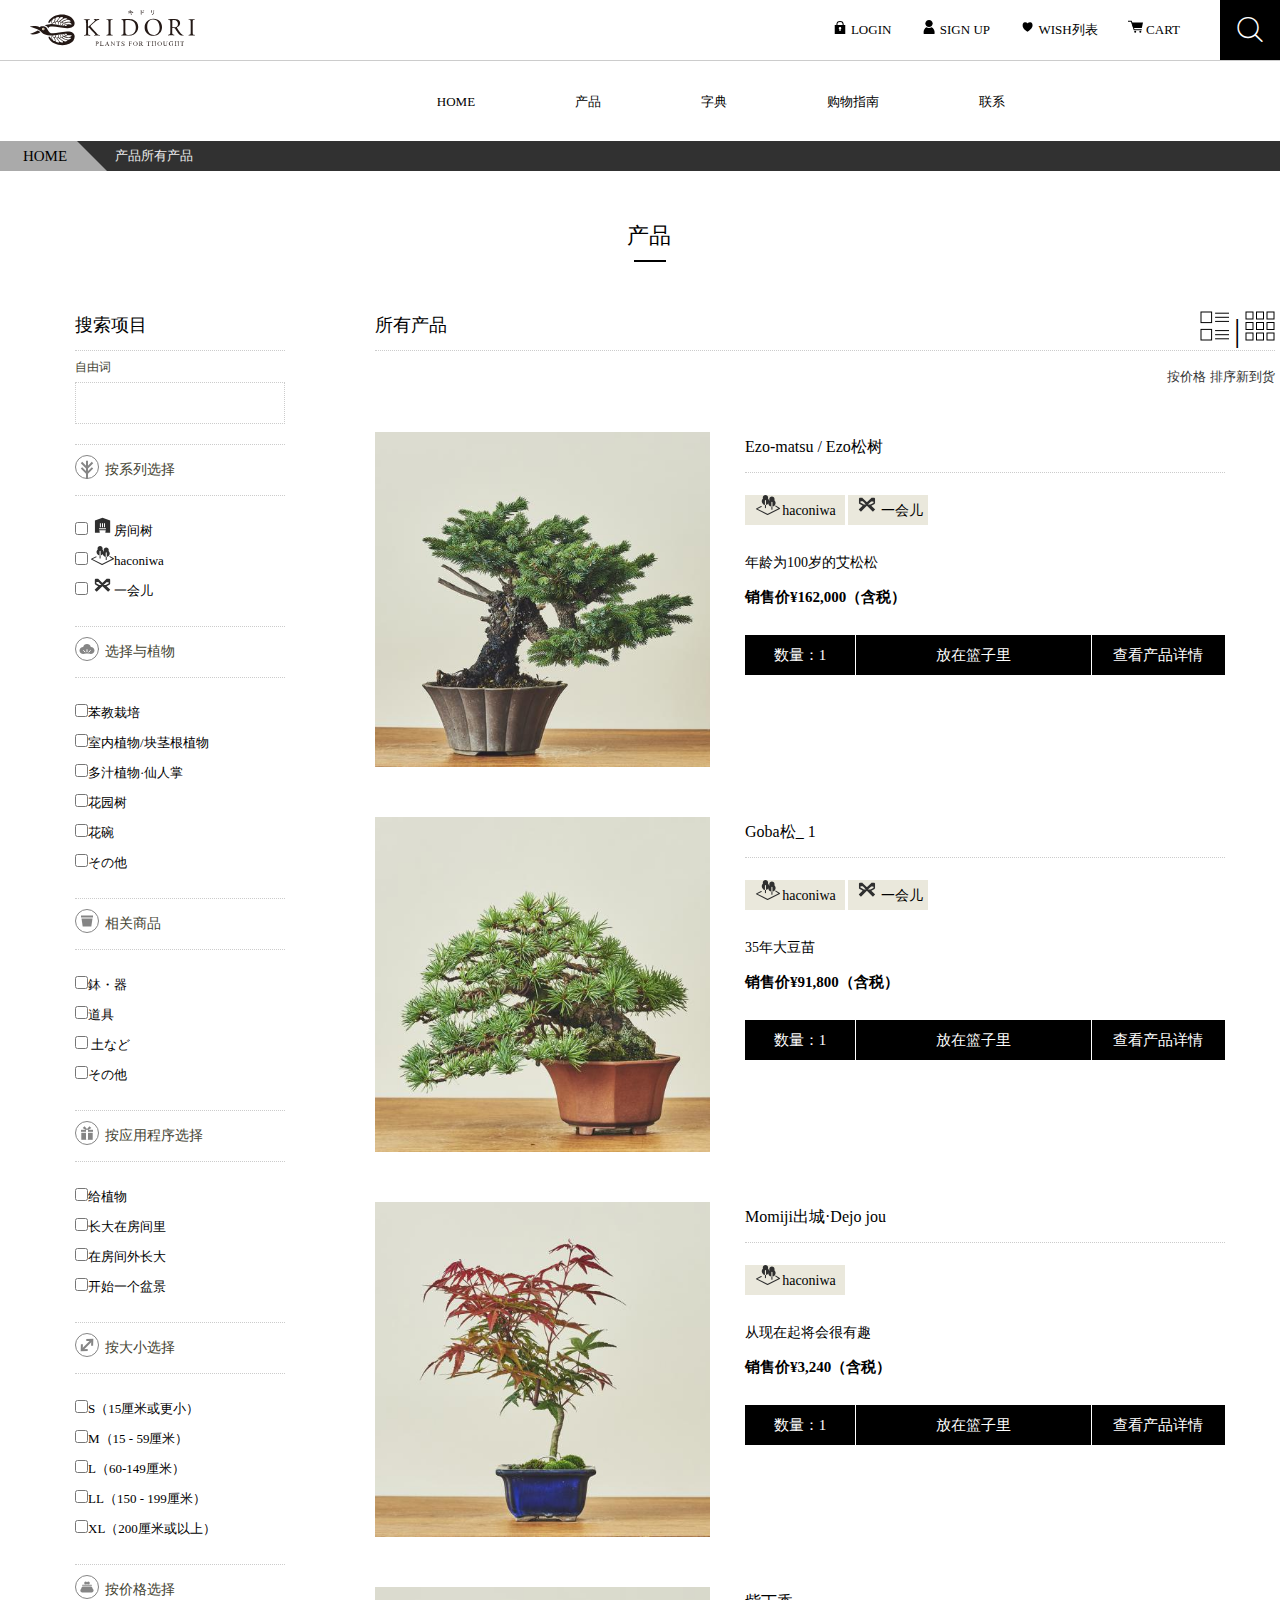
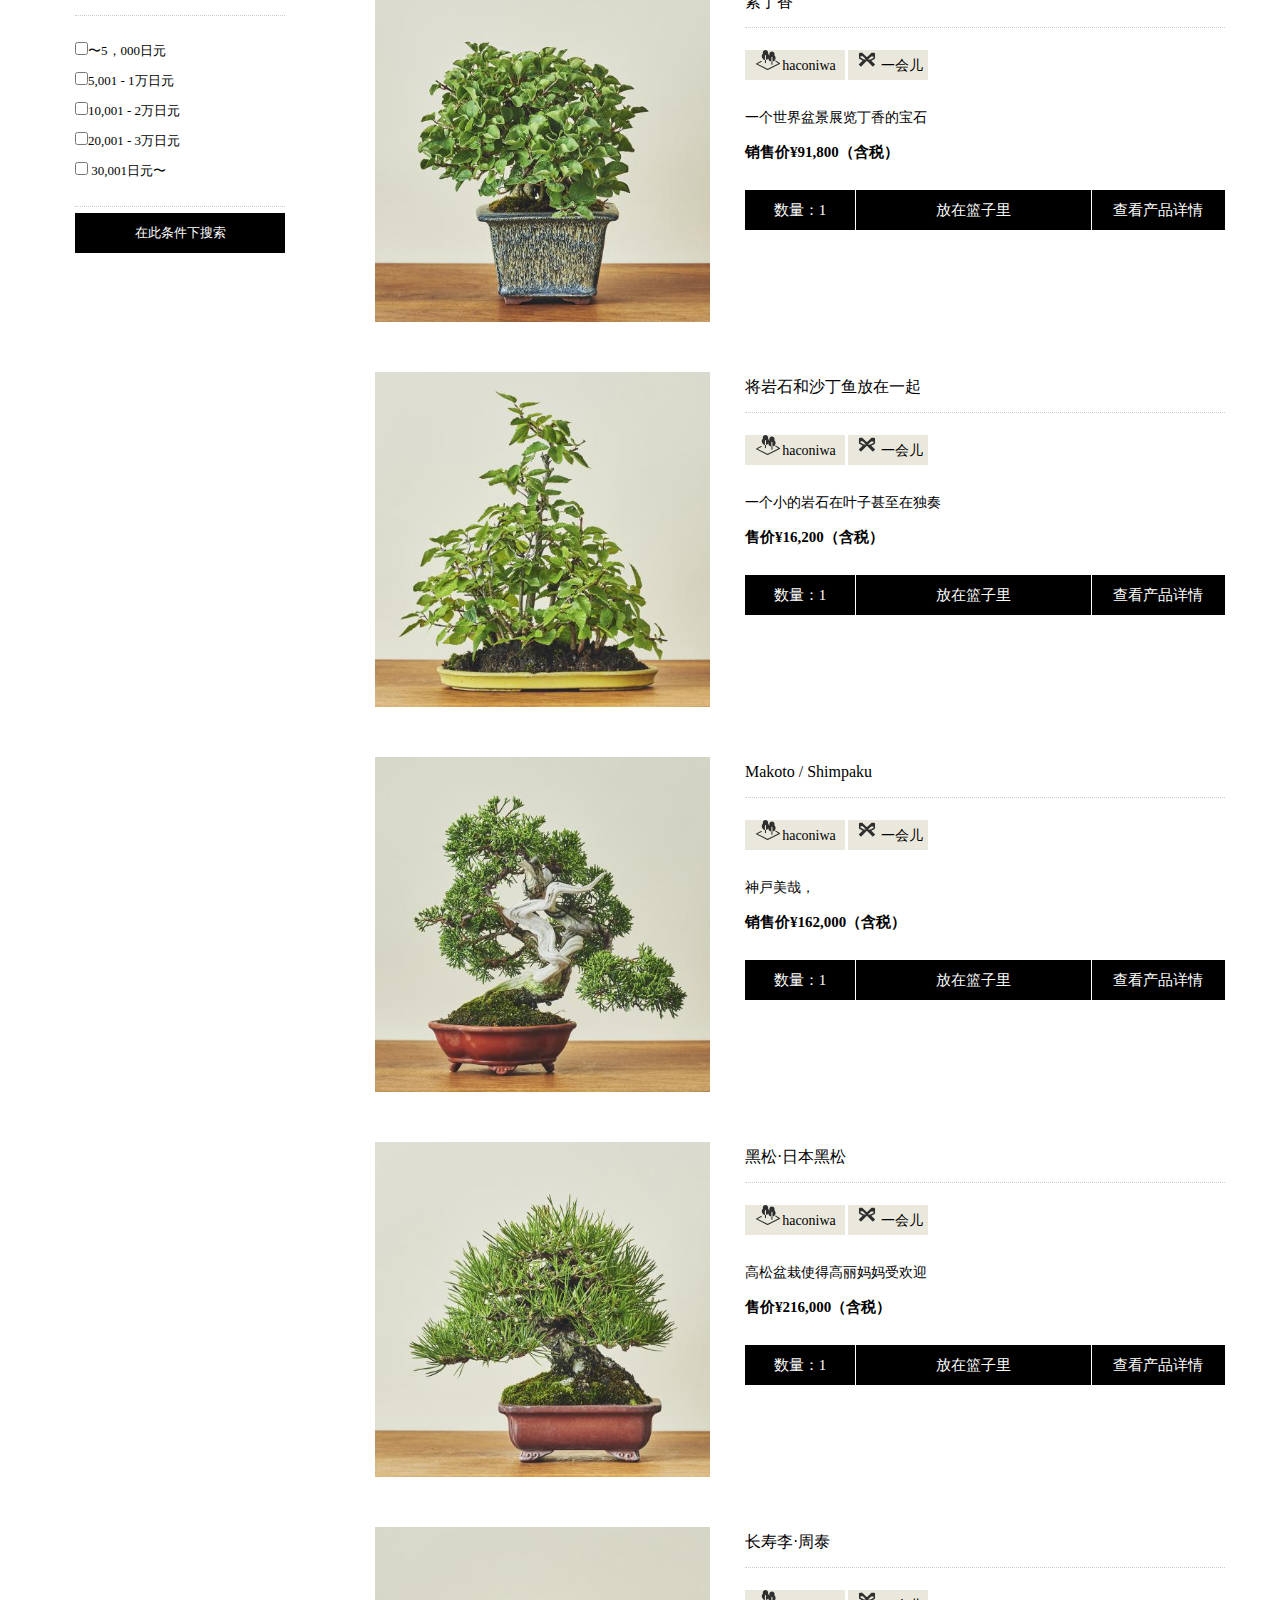
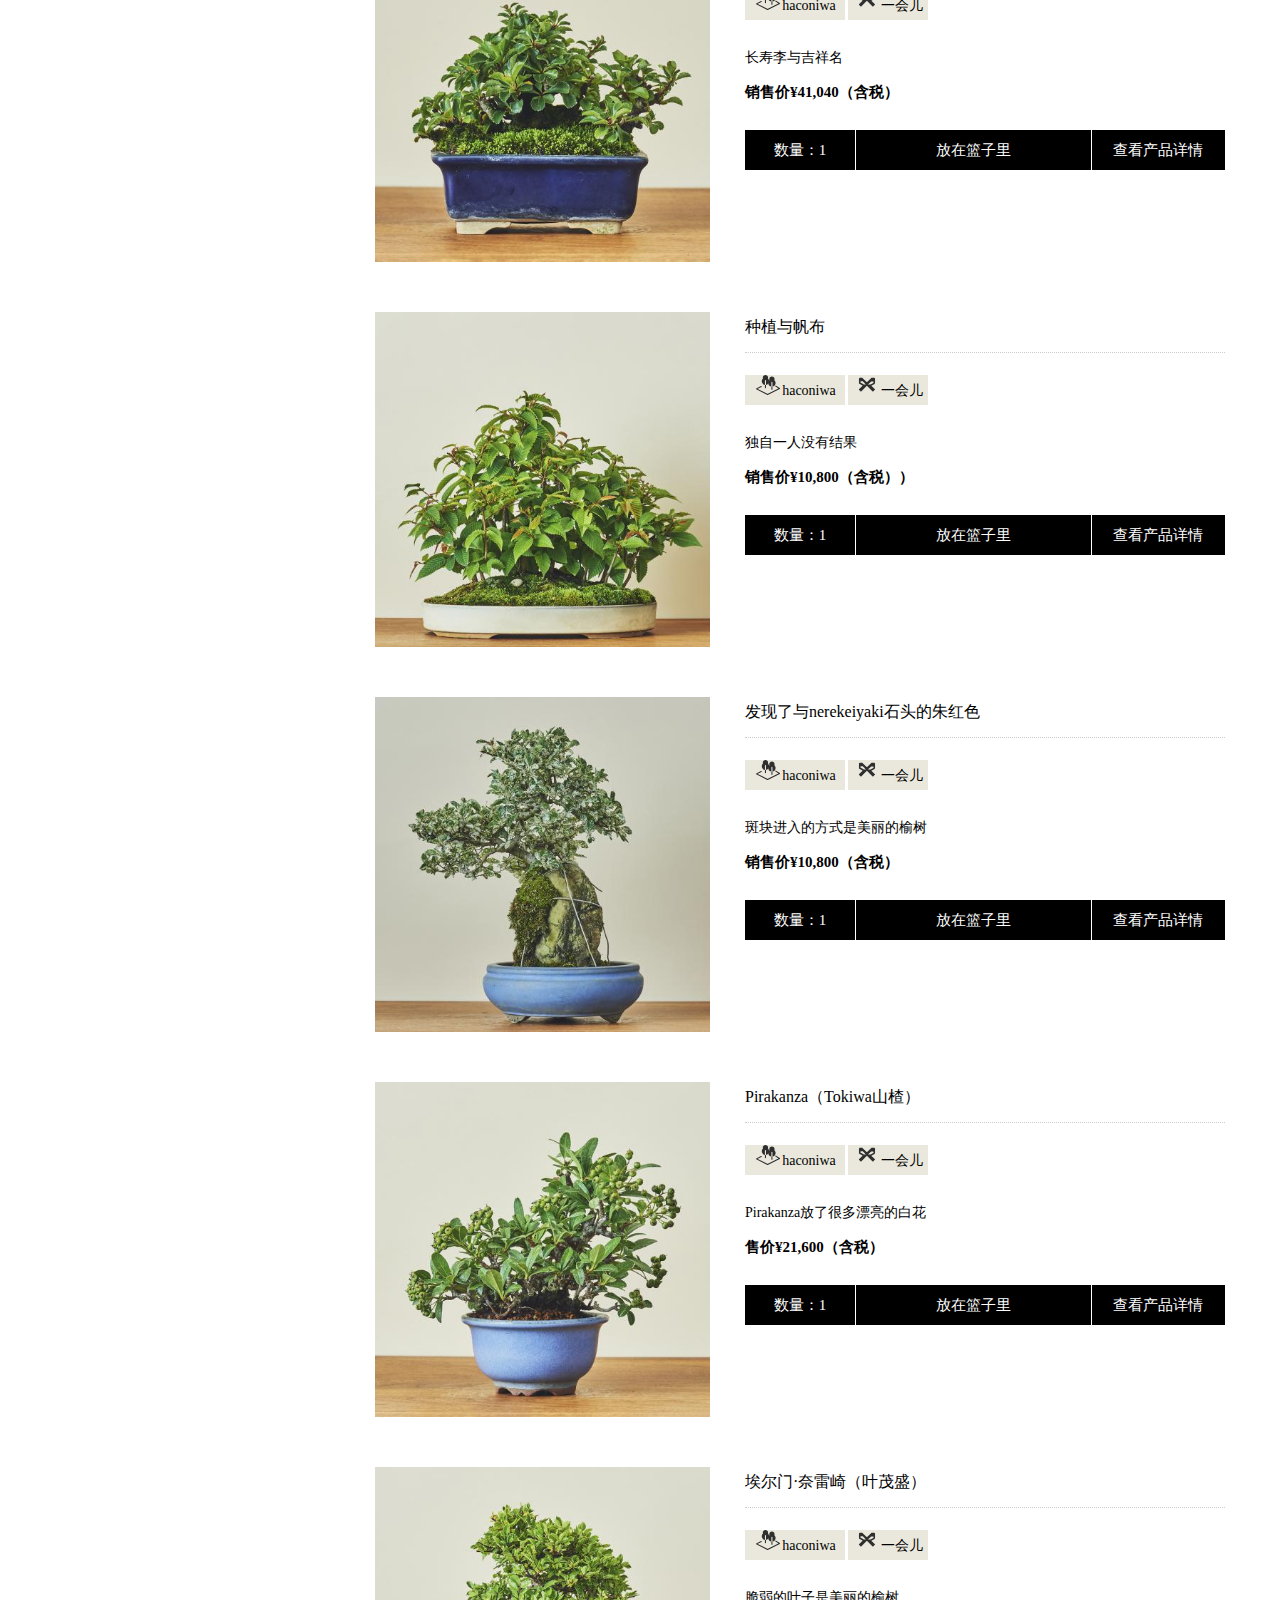
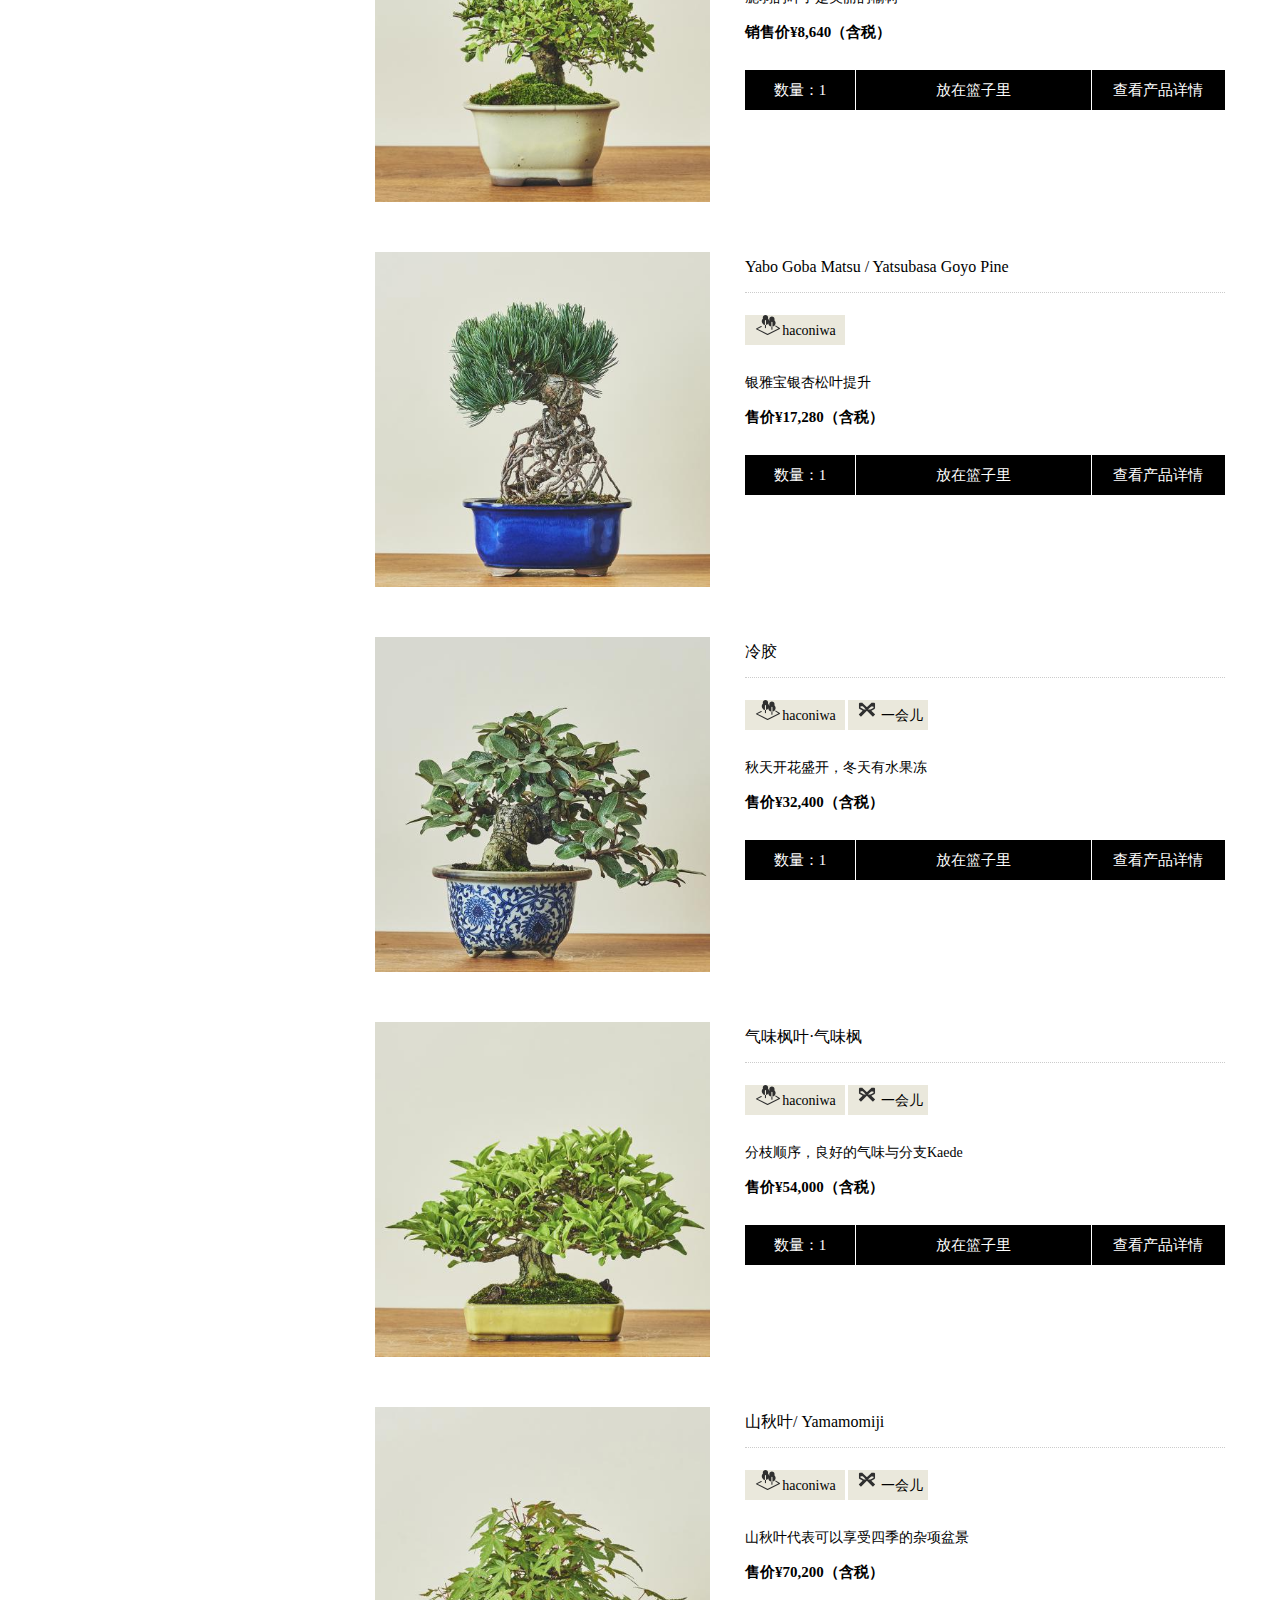
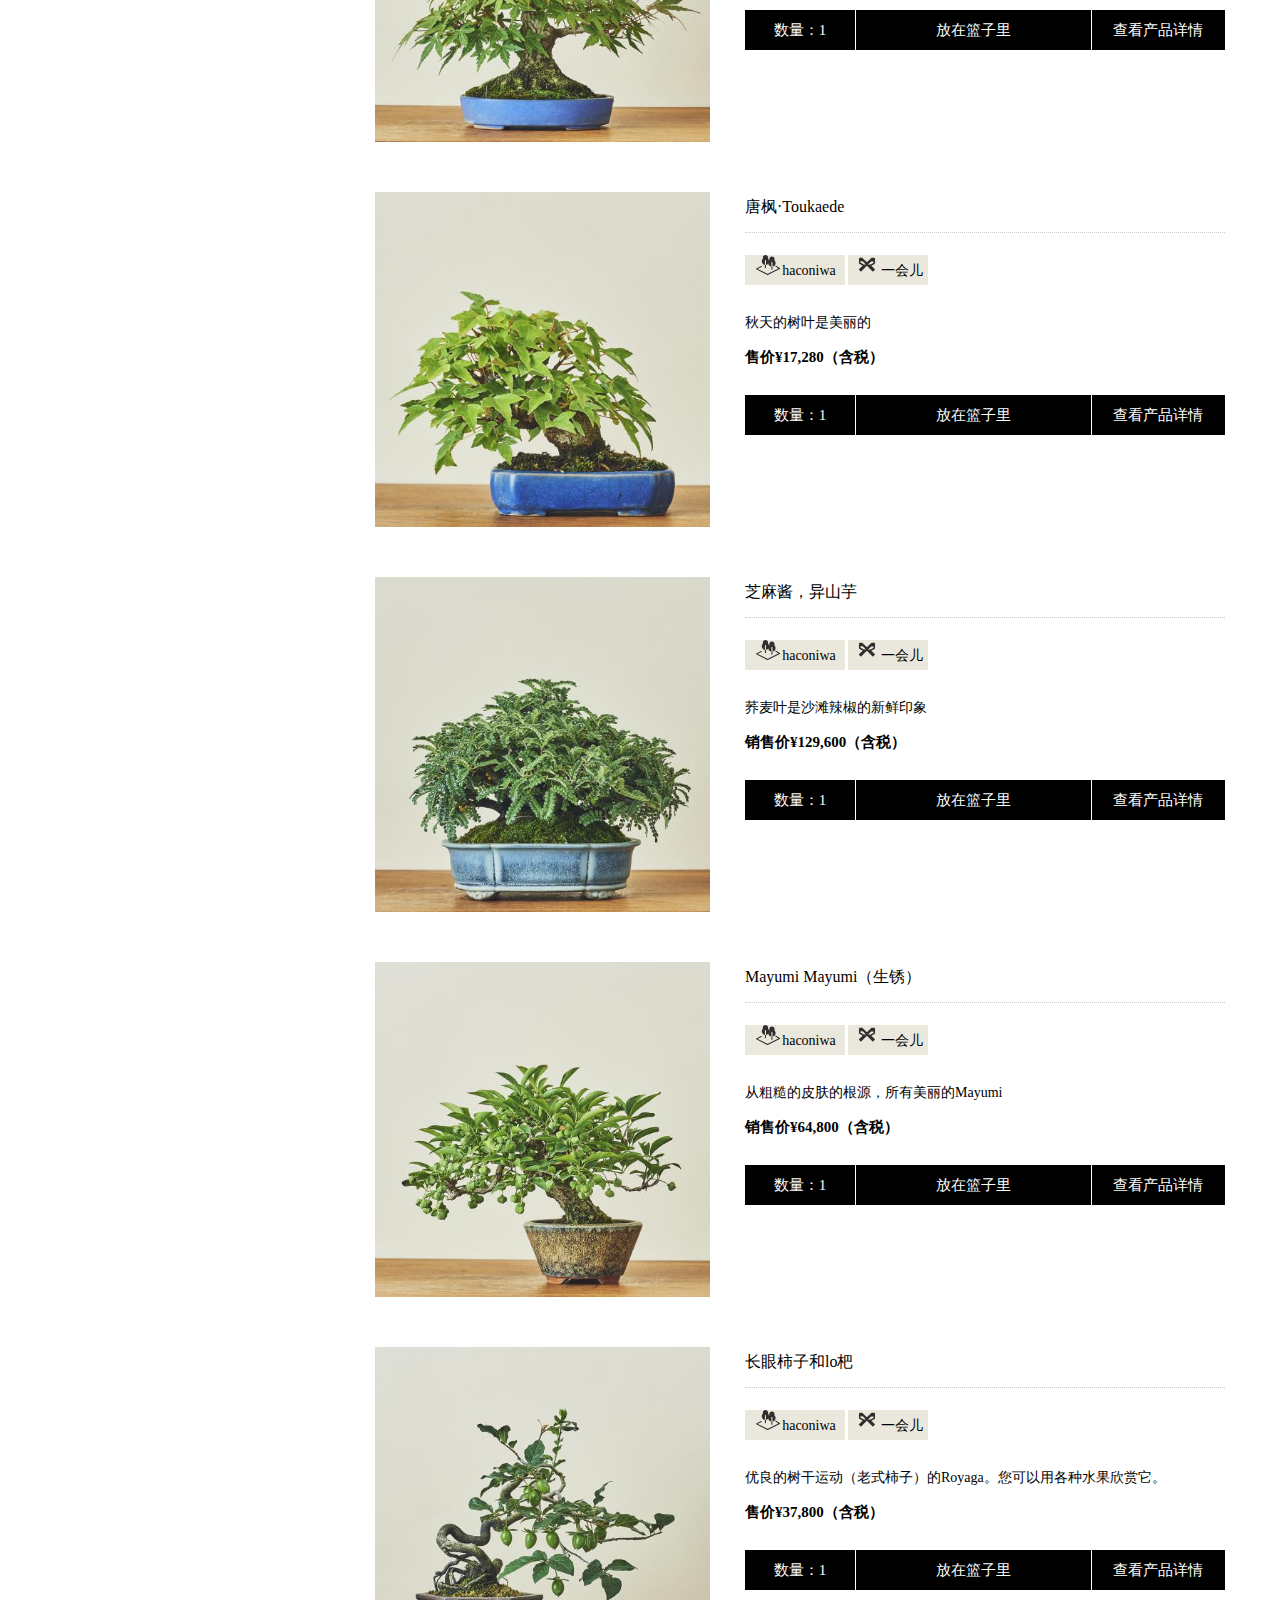
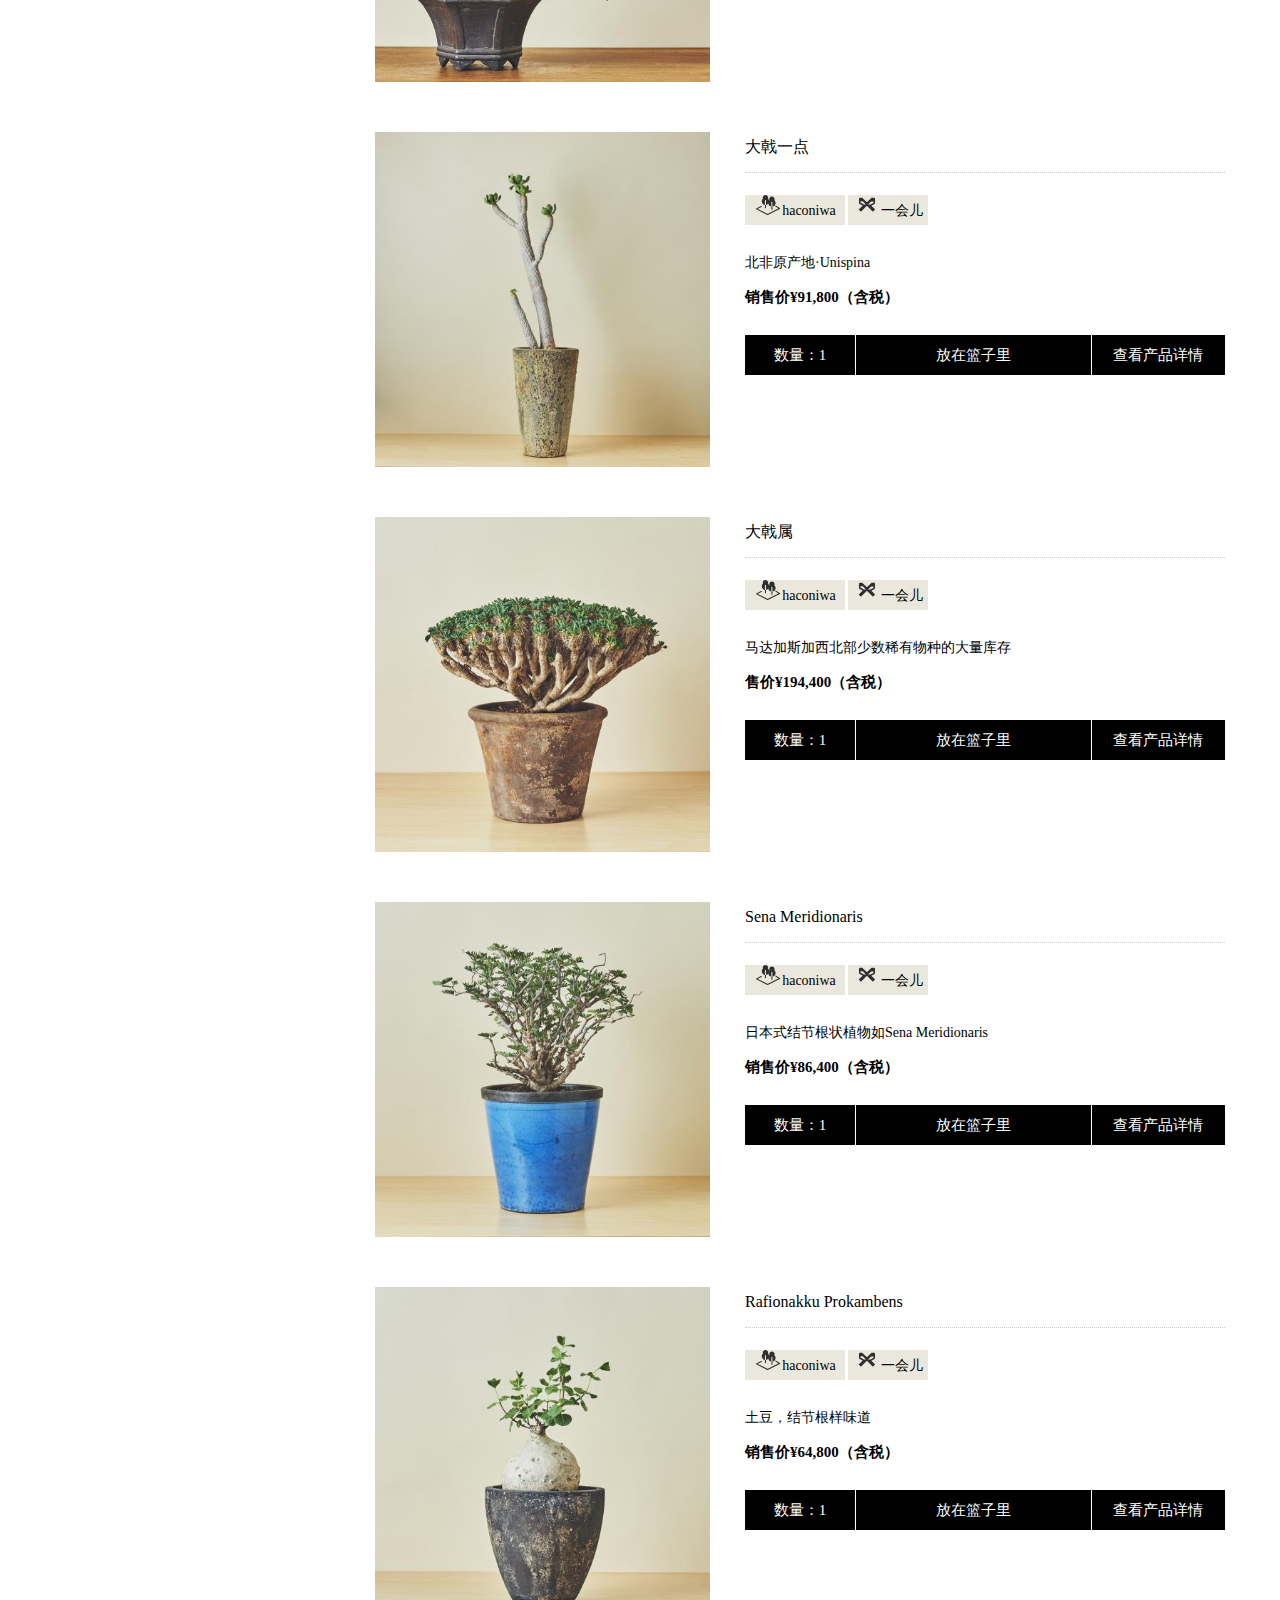
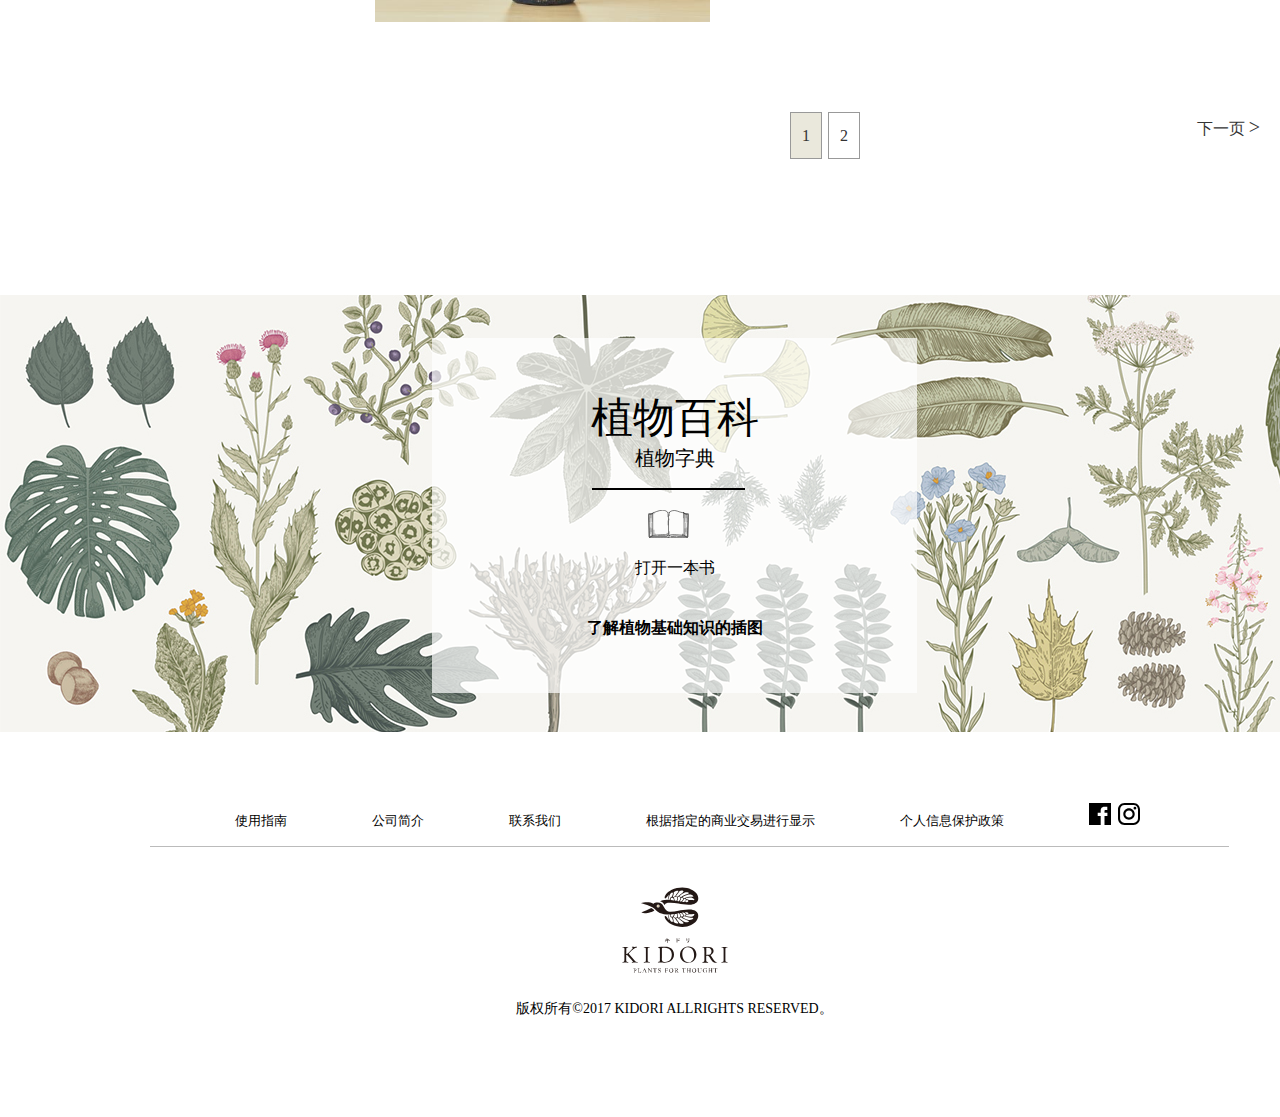
<file: html/product.html>
<!DOCTYPE html>
<html lang="en">
<head>
    <meta charset="UTF-8">
    <title>Title</title>
    <link rel="stylesheet" href="../css/nav.css">
    <link rel="stylesheet" href="../css/product.css">
    <link rel="stylesheet" href="../css/product-footer.css">
    <link rel="stylesheet" href="../css/footer.css">
</head>
<body>
<header>
    <div class="logo">
        <img src="../images/index/logo.svg">
    </div>
    <nav>
        <ul>
            <li><a href="login.html"><img src="../images/index/lock.svg">&nbsp;LOGIN</a></li>
            <li><a href="sign.html"><img src="../images/index/account.svg">&nbsp;SIGN UP</a></li>
            <li><a href="login.html"><img src="../images/index/heart.svg">&nbsp;WISH列表</a></li>
            <li><a href="cart.html"><img src="../images/index/cart.svg">&nbsp;CART</a></li>
        </ul>
        <a href="search.html" class="search">&#xe651;</a>
    </nav>
</header>
<div class="menu">
    <ul>
        <li><a href="../index.html">HOME</a></li>
        <li><a href="#">产品</a></li>
        <li><a href="dictionary.html">字典</a></li>
        <li><a href="shopping%20guide.html">购物指南</a></li>
        <li><a href="contact.html">联系</a></li>
    </ul>
</div>
<section>
    <div class="listMenu">
        <a href="../index.html">HOME</a>
        <div class="box"></div>
        <span>产品所有产品</span>
    </div>
    <div class="wenzi">
        <h2>产品</h2>
        <hr>
    </div>
</section>
<div class="container">
    <div class="left">
        <div class="title">搜索项目</div>
        <span>自由词</span>
        <input type="text">
        <!--按系列选择-->
        <div class="sel">
            <img src="../images/product/c_icon01.svg"><span>按系列选择</span>
        </div>
        <div class="check">
            <input type="checkbox">
            <img src="../images/product/s_icon01.svg">房间树<br/>
            <input type="checkbox">
            <img src="../images/product/s_icon02.svg">haconiwa<br/>
            <input type="checkbox">
            <img src="../images/product/s_icon03.svg">一会儿
        </div>
        <!--选择与植物-->
        <div class="sel">
            <img src="../images/product/c_icon02.svg"><span>选择与植物</span>
        </div>
        <div class="check">
            <input type="checkbox">苯教栽培<br/>
            <input type="checkbox">室内植物/块茎根植物<br/>
            <input type="checkbox">多汁植物·仙人掌<br/>
            <input type="checkbox">花园树<br/>
            <input type="checkbox">花碗<br/>
            <input type="checkbox">その他
        </div>
        <!--相关商品-->
        <div class="sel">
            <img src="../images/product/c_icon03.svg"><span>相关商品</span>
        </div>
        <div class="check">
            <input type="checkbox">鉢・器<br/>
            <input type="checkbox">道具<br/>
            <input type="checkbox"> 土など<br/>
            <input type="checkbox">その他
        </div>
        <!--按应用程序选择-->
        <div class="sel">
            <img src="../images/product/c_icon04.svg"><span>按应用程序选择</span>
        </div>
        <div class="check">
            <input type="checkbox">给植物<br/>
            <input type="checkbox">长大在房间里<br/>
            <input type="checkbox">在房间外长大<br/>
            <input type="checkbox">开始一个盆景
        </div>
        <!--按大小选择-->
        <div class="sel">
            <img src="../images/product/c_icon05.svg"><span>按大小选择</span>
        </div>
        <div class="check">
            <input type="checkbox">S（15厘米或更小）<br/>
            <input type="checkbox">M（15 - 59厘米）<br/>
            <input type="checkbox">L（60-149厘米）<br/>
            <input type="checkbox">LL（150 - 199厘米）<br/>
            <input type="checkbox">XL（200厘米或以上）
        </div>
        <!--按价格选择-->
        <div class="sel">
            <img src="../images/product/c_icon06.svg"><span>按价格选择</span>
        </div>
        <div class="check">
            <input type="checkbox">〜5，000日元<br/>
            <input type="checkbox">5,001 - 1万日元<br/>
            <input type="checkbox">10,001 - 2万日元<br/>
            <input type="checkbox">20,001 - 3万日元<br/>
            <input type="checkbox"> 30,001日元〜
        </div>
        <div class="btn">
            <button type="button">在此条件下搜索</button>
        </div>
    </div>
    <div class="right">
        <div class="title">
            所有产品
            <div class="link">
                <a href="#"><img src="../images/product/list.svg"></a>
                <span>|</span>
                <a href="#"><img src="../images/product/thumb.svg"></a>
            </div>

        </div>
        <div class="wenZi">
            <a href="#">按价格</a>
            <a href="#">排序新到货</a>
        </div>
        <div class="img">
            <ul>
                <li>
                    <div class="img-left">
                        <a href="#"><img src="../images/product/1.jpg" alt=""></a>
                    </div>
                    <div class="img-right">
                        <div class="title">Ezo-matsu / Ezo松树</div>
                        <div class="box">
                            <div class="box1">
                                <img src="../images/product/s_icon02.svg">haconiwa
                            </div>
                            <div class="box2">
                                <img src="../images/product/s_icon03.svg">一会儿
                            </div>
                        </div>
                        <p>年龄为100岁的艾松松</p>
                        <h3>销售价¥162,000（含税）</h3>
                        <div class="sel">
                            <div class="left">数量：1</div>
                            <div class="center">
                                <a href="#">放在篮子里</a>
                            </div>
                            <div class="right">
                                <a href="#">查看产品详情</a>
                            </div>
                        </div>
                    </div>

                </li>
                <li>
                    <div class="img-left">
                        <a href="#"><img src="../images/product/2.jpg" alt=""></a>
                    </div>
                    <div class="img-right">
                        <div class="title">Goba松_ 1</div>
                        <div class="box">
                            <div class="box1">
                                <img src="../images/product/s_icon02.svg">haconiwa
                            </div>
                            <div class="box2">
                                <img src="../images/product/s_icon03.svg">一会儿
                            </div>
                        </div>
                        <p>35年大豆苗</p>
                        <h3>销售价¥91,800（含税）</h3>
                        <div class="sel">
                            <div class="left">数量：1</div>
                            <div class="center">
                                <a href="#">放在篮子里</a>
                            </div>
                            <div class="right">
                                <a href="#">查看产品详情</a>
                            </div>
                        </div>
                    </div>
                </li>
                <li>
                    <div class="img-left">
                        <a href="#"><img src="../images/product/3.jpg" alt=""></a>
                    </div>
                    <div class="img-right">
                        <div class="title">Momiji出城·Dejo jou</div>
                        <div class="box">
                            <div class="box1">
                                <img src="../images/product/s_icon02.svg">haconiwa
                            </div>
                        </div>
                        <p>从现在起将会很有趣</p>
                        <h3>销售价¥3,240（含税）</h3>
                        <div class="sel">
                            <div class="left">数量：1</div>
                            <div class="center">
                                <a href="#">放在篮子里</a>
                            </div>
                            <div class="right">
                                <a href="#">查看产品详情</a>
                            </div>
                        </div>
                    </div>
                </li>
                <li>
                    <div class="img-left">
                        <a href="#"><img src="../images/product/4.jpg" alt=""></a>
                    </div>
                    <div class="img-right">
                        <div class="title">紫丁香</div>
                        <div class="box">
                            <div class="box1">
                                <img src="../images/product/s_icon02.svg">haconiwa
                            </div>
                            <div class="box2">
                                <img src="../images/product/s_icon03.svg">一会儿
                            </div>
                        </div>
                        <p>一个世界盆景展览丁香的宝石</p>
                        <h3>销售价¥91,800（含税）</h3>
                        <div class="sel">
                            <div class="left">数量：1</div>
                            <div class="center">
                                <a href="#">放在篮子里</a>
                            </div>
                            <div class="right">
                                <a href="#">查看产品详情</a>
                            </div>
                        </div>
                    </div>
                </li>
                <li>
                    <div class="img-left">
                        <a href="#"><img src="../images/product/5.jpg" alt=""></a>
                    </div>
                    <div class="img-right">
                        <div class="title">将岩石和沙丁鱼放在一起</div>
                        <div class="box">
                            <div class="box1">
                                <img src="../images/product/s_icon02.svg">haconiwa
                            </div>
                            <div class="box2">
                                <img src="../images/product/s_icon03.svg">一会儿
                            </div>
                        </div>
                        <p>一个小的岩石在叶子甚至在独奏</p>
                        <h3>售价¥16,200（含税）</h3>
                        <div class="sel">
                            <div class="left">数量：1</div>
                            <div class="center">
                                <a href="#">放在篮子里</a>
                            </div>
                            <div class="right">
                                <a href="#">查看产品详情</a>
                            </div>
                        </div>
                    </div>
                </li>
                <li>
                    <div class="img-left">
                        <a href="#"><img src="../images/product/6.jpg" alt=""></a>
                    </div>
                    <div class="img-right">
                        <div class="title">Makoto / Shimpaku</div>
                        <div class="box">
                            <div class="box1">
                                <img src="../images/product/s_icon02.svg">haconiwa
                            </div>
                            <div class="box2">
                                <img src="../images/product/s_icon03.svg">一会儿
                            </div>
                        </div>
                        <p>神戸美哉，</p>
                        <h3>销售价¥162,000（含税）</h3>
                        <div class="sel">
                            <div class="left">数量：1</div>
                            <div class="center">
                                <a href="#">放在篮子里</a>
                            </div>
                            <div class="right">
                                <a href="#">查看产品详情</a>
                            </div>
                        </div>
                    </div>
                </li>
                <li>
                    <div class="img-left">
                        <a href="#"><img src="../images/product/7.jpg" alt=""></a>
                    </div>
                    <div class="img-right">
                        <div class="title">黑松·日本黑松</div>
                        <div class="box">
                            <div class="box1">
                                <img src="../images/product/s_icon02.svg">haconiwa
                            </div>
                            <div class="box2">
                                <img src="../images/product/s_icon03.svg">一会儿
                            </div>
                        </div>
                        <p>高松盆栽使得高丽妈妈受欢迎</p>
                        <h3>售价¥216,000（含税）</h3>
                        <div class="sel">
                            <div class="left">数量：1</div>
                            <div class="center">
                                <a href="#">放在篮子里</a>
                            </div>
                            <div class="right">
                                <a href="#">查看产品详情</a>
                            </div>
                        </div>
                    </div>
                </li>
                <li>
                    <div class="img-left">
                        <a href="#"><img src="../images/product/8.jpg" alt=""></a>
                    </div>
                    <div class="img-right">
                        <div class="title">长寿李·周泰</div>
                        <div class="box">
                            <div class="box1">
                                <img src="../images/product/s_icon02.svg">haconiwa
                            </div>
                            <div class="box2">
                                <img src="../images/product/s_icon03.svg">一会儿
                            </div>
                        </div>
                        <p>长寿李与吉祥名</p>
                        <h3>销售价¥41,040（含税）</h3>
                        <div class="sel">
                            <div class="left">数量：1</div>
                            <div class="center">
                                <a href="#">放在篮子里</a>
                            </div>
                            <div class="right">
                                <a href="#">查看产品详情</a>
                            </div>
                        </div>
                    </div>
                </li>
                <li>
                    <div class="img-left">
                        <a href="#"><img src="../images/product/9.jpg" alt=""></a>
                    </div>
                    <div class="img-right">
                        <div class="title">种植与帆布</div>
                        <div class="box">
                            <div class="box1">
                                <img src="../images/product/s_icon02.svg">haconiwa
                            </div>
                            <div class="box2">
                                <img src="../images/product/s_icon03.svg">一会儿
                            </div>
                        </div>
                        <p>独自一人没有结果</p>
                        <h3>销售价¥10,800（含税））</h3>
                        <div class="sel">
                            <div class="left">数量：1</div>
                            <div class="center">
                                <a href="#">放在篮子里</a>
                            </div>
                            <div class="right">
                                <a href="#">查看产品详情</a>
                            </div>
                        </div>
                    </div>
                </li>
                <li>
                    <div class="img-left">
                        <a href="#"><img src="../images/product/10.jpg" alt=""></a>
                    </div>
                    <div class="img-right">
                        <div class="title">发现了与nerekeiyaki石头的朱红色</div>
                        <div class="box">
                            <div class="box1">
                                <img src="../images/product/s_icon02.svg">haconiwa
                            </div>
                            <div class="box2">
                                <img src="../images/product/s_icon03.svg">一会儿
                            </div>
                        </div>
                        <p>斑块进入的方式是美丽的榆树</p>
                        <h3>销售价¥10,800（含税）</h3>
                        <div class="sel">
                            <div class="left">数量：1</div>
                            <div class="center">
                                <a href="#">放在篮子里</a>
                            </div>
                            <div class="right">
                                <a href="#">查看产品详情</a>
                            </div>
                        </div>
                    </div>
                </li>
                <li>
                    <div class="img-left">
                        <a href="#"><img src="../images/product/11.jpg" alt=""></a>
                    </div>
                    <div class="img-right">
                        <div class="title">Pirakanza（Tokiwa山楂）</div>
                        <div class="box">
                            <div class="box1">
                                <img src="../images/product/s_icon02.svg">haconiwa
                            </div>
                            <div class="box2">
                                <img src="../images/product/s_icon03.svg">一会儿
                            </div>
                        </div>
                        <p>Pirakanza放了很多漂亮的白花</p>
                        <h3>售价¥21,600（含税）</h3>
                        <div class="sel">
                            <div class="left">数量：1</div>
                            <div class="center">
                                <a href="#">放在篮子里</a>
                            </div>
                            <div class="right">
                                <a href="#">查看产品详情</a>
                            </div>
                        </div>
                    </div>
                </li>
                <li>
                    <div class="img-left">
                        <a href="#"><img src="../images/product/12.jpg" alt=""></a>
                    </div>
                    <div class="img-right">
                        <div class="title">埃尔门·奈雷崎（叶茂盛）</div>
                        <div class="box">
                            <div class="box1">
                                <img src="../images/product/s_icon02.svg">haconiwa
                            </div>
                            <div class="box2">
                                <img src="../images/product/s_icon03.svg">一会儿
                            </div>
                        </div>
                        <p>脆弱的叶子是美丽的榆树</p>
                        <h3>销售价¥8,640（含税）</h3>
                        <div class="sel">
                            <div class="left">数量：1</div>
                            <div class="center">
                                <a href="#">放在篮子里</a>
                            </div>
                            <div class="right">
                                <a href="#">查看产品详情</a>
                            </div>
                        </div>
                    </div>
                </li>
                <li>
                    <div class="img-left">
                        <a href="#"><img src="../images/product/13.jpg" alt=""></a>
                    </div>
                    <div class="img-right">
                        <div class="title">Yabo Goba Matsu / Yatsubasa Goyo Pine</div>
                        <div class="box">
                            <div class="box1">
                                <img src="../images/product/s_icon02.svg">haconiwa
                            </div>
                        </div>
                        <p>银雅宝银杏松叶提升</p>
                        <h3>售价¥17,280（含税）</h3>
                        <div class="sel">
                            <div class="left">数量：1</div>
                            <div class="center">
                                <a href="#">放在篮子里</a>
                            </div>
                            <div class="right">
                                <a href="#">查看产品详情</a>
                            </div>
                        </div>
                    </div>
                </li>
                <li>
                    <div class="img-left">
                        <a href="#"><img src="../images/product/14.jpg" alt=""></a>
                    </div>
                    <div class="img-right">
                        <div class="title">冷胶</div>
                        <div class="box">
                            <div class="box1">
                                <img src="../images/product/s_icon02.svg">haconiwa
                            </div>
                            <div class="box2">
                                <img src="../images/product/s_icon03.svg">一会儿
                            </div>
                        </div>
                        <p>秋天开花盛开，冬天有水果冻</p>
                        <h3>售价¥32,400（含税）</h3>
                        <div class="sel">
                            <div class="left">数量：1</div>
                            <div class="center">
                                <a href="#">放在篮子里</a>
                            </div>
                            <div class="right">
                                <a href="#">查看产品详情</a>
                            </div>
                        </div>
                    </div>
                </li>
                <li>
                    <div class="img-left">
                        <a href="#"><img src="../images/product/15.jpg" alt=""></a>
                    </div>
                    <div class="img-right">
                        <div class="title">气味枫叶·气味枫</div>
                        <div class="box">
                            <div class="box1">
                                <img src="../images/product/s_icon02.svg">haconiwa
                            </div>
                            <div class="box2">
                                <img src="../images/product/s_icon03.svg">一会儿
                            </div>
                        </div>
                        <p>分枝顺序，良好的气味与分支Kaede</p>
                        <h3>售价¥54,000（含税）</h3>
                        <div class="sel">
                            <div class="left">数量：1</div>
                            <div class="center">
                                <a href="#">放在篮子里</a>
                            </div>
                            <div class="right">
                                <a href="#">查看产品详情</a>
                            </div>
                        </div>
                    </div>
                </li>
                <li>
                    <div class="img-left">
                        <a href="#"><img src="../images/product/16.jpg" alt=""></a>
                    </div>
                    <div class="img-right">
                        <div class="title">山秋叶/ Yamamomiji</div>
                        <div class="box">
                            <div class="box1">
                                <img src="../images/product/s_icon02.svg">haconiwa
                            </div>
                            <div class="box2">
                                <img src="../images/product/s_icon03.svg">一会儿
                            </div>
                        </div>
                        <p>山秋叶代表可以享受四季的杂项盆景</p>
                        <h3>售价¥70,200（含税）</h3>
                        <div class="sel">
                            <div class="left">数量：1</div>
                            <div class="center">
                                <a href="#">放在篮子里</a>
                            </div>
                            <div class="right">
                                <a href="#">查看产品详情</a>
                            </div>
                        </div>
                    </div>
                </li>
                <li>
                    <div class="img-left">
                        <a href="#"><img src="../images/product/17.jpg" alt=""></a>
                    </div>
                    <div class="img-right">
                        <div class="title">唐枫·Toukaede</div>
                        <div class="box">
                            <div class="box1">
                                <img src="../images/product/s_icon02.svg">haconiwa
                            </div>
                            <div class="box2">
                                <img src="../images/product/s_icon03.svg">一会儿
                            </div>
                        </div>
                        <p>秋天的树叶是美丽的</p>
                        <h3>售价¥17,280（含税）</h3>
                        <div class="sel">
                            <div class="left">数量：1</div>
                            <div class="center">
                                <a href="#">放在篮子里</a>
                            </div>
                            <div class="right">
                                <a href="#">查看产品详情</a>
                            </div>
                        </div>
                    </div>
                </li>
                <li>
                    <div class="img-left">
                        <a href="#"><img src="../images/product/18.jpg" alt=""></a>
                    </div>
                    <div class="img-right">
                        <div class="title">芝麻酱，异山芋</div>
                        <div class="box">
                            <div class="box1">
                                <img src="../images/product/s_icon02.svg">haconiwa
                            </div>
                            <div class="box2">
                                <img src="../images/product/s_icon03.svg">一会儿
                            </div>
                        </div>
                        <p>荞麦叶是沙滩辣椒的新鲜印象</p>
                        <h3>销售价¥129,600（含税）</h3>
                        <div class="sel">
                            <div class="left">数量：1</div>
                            <div class="center">
                                <a href="#">放在篮子里</a>
                            </div>
                            <div class="right">
                                <a href="#">查看产品详情</a>
                            </div>
                        </div>
                    </div>
                </li>
                <li>
                    <div class="img-left">
                        <a href="#"><img src="../images/product/19.jpg" alt=""></a>
                    </div>
                    <div class="img-right">
                        <div class="title">Mayumi Mayumi（生锈）</div>
                        <div class="box">
                            <div class="box1">
                                <img src="../images/product/s_icon02.svg">haconiwa
                            </div>
                            <div class="box2">
                                <img src="../images/product/s_icon03.svg">一会儿
                            </div>
                        </div>
                        <p>从粗糙的皮肤的根源，所有美丽的Mayumi</p>
                        <h3>销售价¥64,800（含税）</h3>
                        <div class="sel">
                            <div class="left">数量：1</div>
                            <div class="center">
                                <a href="#">放在篮子里</a>
                            </div>
                            <div class="right">
                                <a href="#">查看产品详情</a>
                            </div>
                        </div>
                    </div>
                </li>
                <li>
                    <div class="img-left">
                        <a href="#"><img src="../images/product/20.jpg" alt=""></a>
                    </div>
                    <div class="img-right">
                        <div class="title">长眼柿子和lo杷</div>
                        <div class="box">
                            <div class="box1">
                                <img src="../images/product/s_icon02.svg">haconiwa
                            </div>
                            <div class="box2">
                                <img src="../images/product/s_icon03.svg">一会儿
                            </div>
                        </div>
                        <p>优良的树干运动（老式柿子）的Royaga。您可以用各种水果欣赏它。</p>
                        <h3>售价¥37,800（含税）</h3>
                        <div class="sel">
                            <div class="left">数量：1</div>
                            <div class="center">
                                <a href="#">放在篮子里</a>
                            </div>
                            <div class="right">
                                <a href="#">查看产品详情</a>
                            </div>
                        </div>
                    </div>
                </li>
                <li>
                    <div class="img-left">
                        <a href="#"><img src="../images/product/21.jpg" alt=""></a>
                    </div>
                    <div class="img-right">
                        <div class="title">大戟一点</div>
                        <div class="box">
                            <div class="box1">
                                <img src="../images/product/s_icon02.svg">haconiwa
                            </div>
                            <div class="box2">
                                <img src="../images/product/s_icon03.svg">一会儿
                            </div>
                        </div>
                        <p>北非原产地·Unispina</p>
                        <h3>销售价¥91,800（含税）</h3>
                        <div class="sel">
                            <div class="left">数量：1</div>
                            <div class="center">
                                <a href="#">放在篮子里</a>
                            </div>
                            <div class="right">
                                <a href="#">查看产品详情</a>
                            </div>
                        </div>
                    </div>
                </li>
                <li>
                    <div class="img-left">
                        <a href="#"><img src="../images/product/22.jpg" alt=""></a>
                    </div>
                    <div class="img-right">
                        <div class="title">大戟属</div>
                        <div class="box">
                            <div class="box1">
                                <img src="../images/product/s_icon02.svg">haconiwa
                            </div>
                            <div class="box2">
                                <img src="../images/product/s_icon03.svg">一会儿
                            </div>
                        </div>
                        <p>马达加斯加西北部少数稀有物种的大量库存</p>
                        <h3>售价¥194,400（含税）</h3>
                        <div class="sel">
                            <div class="left">数量：1</div>
                            <div class="center">
                                <a href="#">放在篮子里</a>
                            </div>
                            <div class="right">
                                <a href="#">查看产品详情</a>
                            </div>
                        </div>
                    </div>
                </li>
                <li>
                    <div class="img-left">
                        <a href="#"><img src="../images/product/23.jpg" alt=""></a>
                    </div>
                    <div class="img-right">
                        <div class="title">Sena Meridionaris</div>
                        <div class="box">
                            <div class="box1">
                                <img src="../images/product/s_icon02.svg">haconiwa
                            </div>
                            <div class="box2">
                                <img src="../images/product/s_icon03.svg">一会儿
                            </div>
                        </div>
                        <p>日本式结节根状植物如Sena Meridionaris</p>
                        <h3>销售价¥86,400（含税）</h3>
                        <div class="sel">
                            <div class="left">数量：1</div>
                            <div class="center">
                                <a href="#">放在篮子里</a>
                            </div>
                            <div class="right">
                                <a href="#">查看产品详情</a>
                            </div>
                        </div>
                    </div>
                </li>
                <li>
                    <div class="img-left">
                        <a href="#"><img src="../images/product/24.jpg" alt=""></a>
                    </div>
                    <div class="img-right">
                        <div class="title">Rafionakku Prokambens</div>
                        <div class="box">
                            <div class="box1">
                                <img src="../images/product/s_icon02.svg">haconiwa
                            </div>
                            <div class="box2">
                                <img src="../images/product/s_icon03.svg">一会儿
                            </div>
                        </div>
                        <p>土豆，结节根样味道</p>
                        <h3>销售价¥64,800（含税）</h3>
                        <div class="sel">
                            <div class="left">数量：1</div>
                            <div class="center">
                                <a href="#">放在篮子里</a>
                            </div>
                            <div class="right">
                                <a href="#">查看产品详情</a>
                            </div>
                        </div>
                    </div>
                </li>
            </ul>
        </div>
        <div class="page">
            <a href="#"> <div class="one">1</div></a>
            <a href="../html/product2.html"> <div class="two">2</div></a>
            <div class="page-trans">
                <a href="../html/product2.html">下一页</a>
                <a href="../html/product2.html">&gt;</a>
            </div>

        </div>
    </div>
</div>
<footer>
    <div class="images">
        <img src="../images/index/main_004.jpg">
        <div class="box">
            <a href="#"> <h2>植物百科</h2></a>
            <a href="#"><h4>植物字典</h4></a>
            <a href="#"><img src="../images/index/book.svg"></a>
            <a href="#"><p>打开一本书</p></a>
            <a href="#"><p>了解植物基础知识的插图</p></a>
        </div>
    </div>
    <div class="footer-menu">
        <ul>
            <li><a href="#">使用指南</a></li>
            <li><a href="#">公司简介</a></li>
            <li><a href="#">联系我们</a></li>
            <li><a href="#">根据指定的商业交易进行显示</a></li>
            <li><a href="#">个人信息保护政策</a></li>
            <li>
                <a href="#"><img src="../images/index/fb.svg"></a>&nbsp;
                <a href="#"><img src="../images/index/insta.svg"></a>
            </li>
        </ul>
    </div>
    <div class="banQuan">
        <img src="../images/index/flogo.svg">
        <p>版权所有©2017 KIDORI ALLRIGHTS RESERVED。</p>
    </div>
</footer>
</body>
</html>
</file>
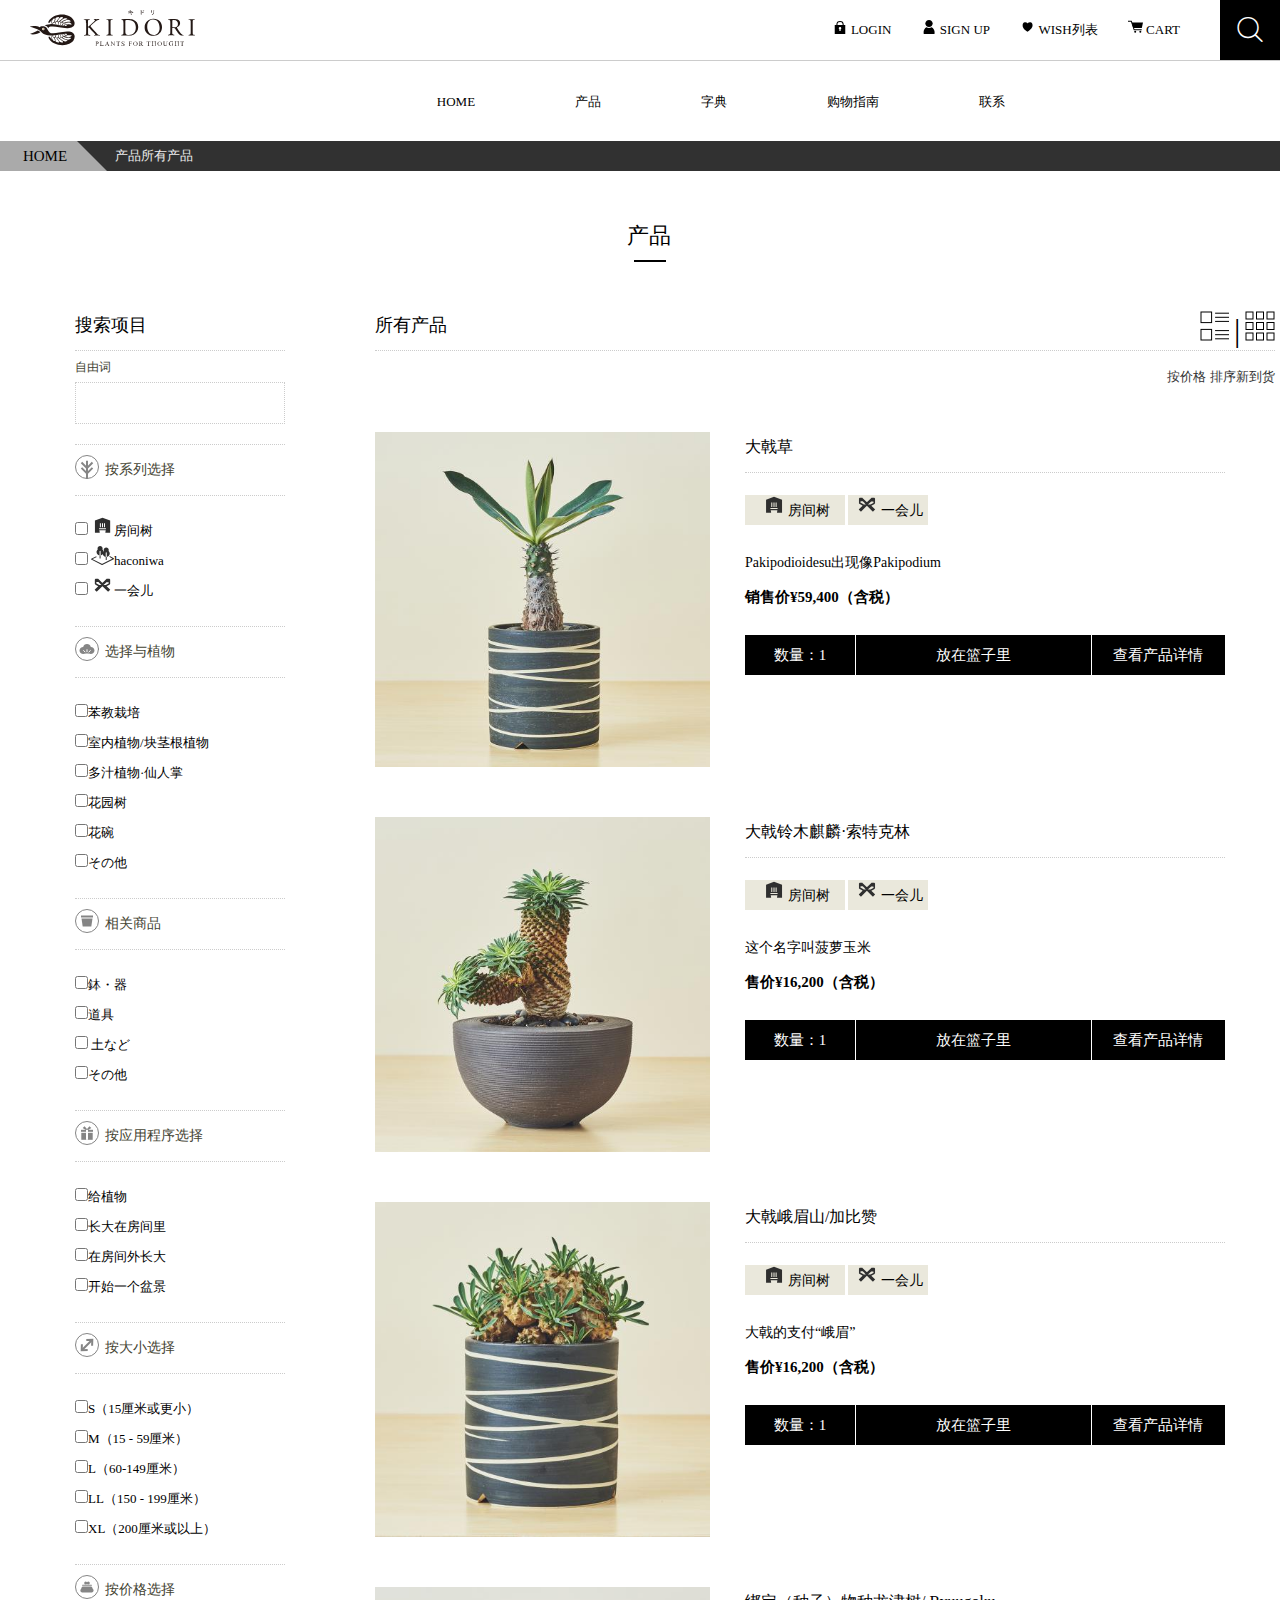
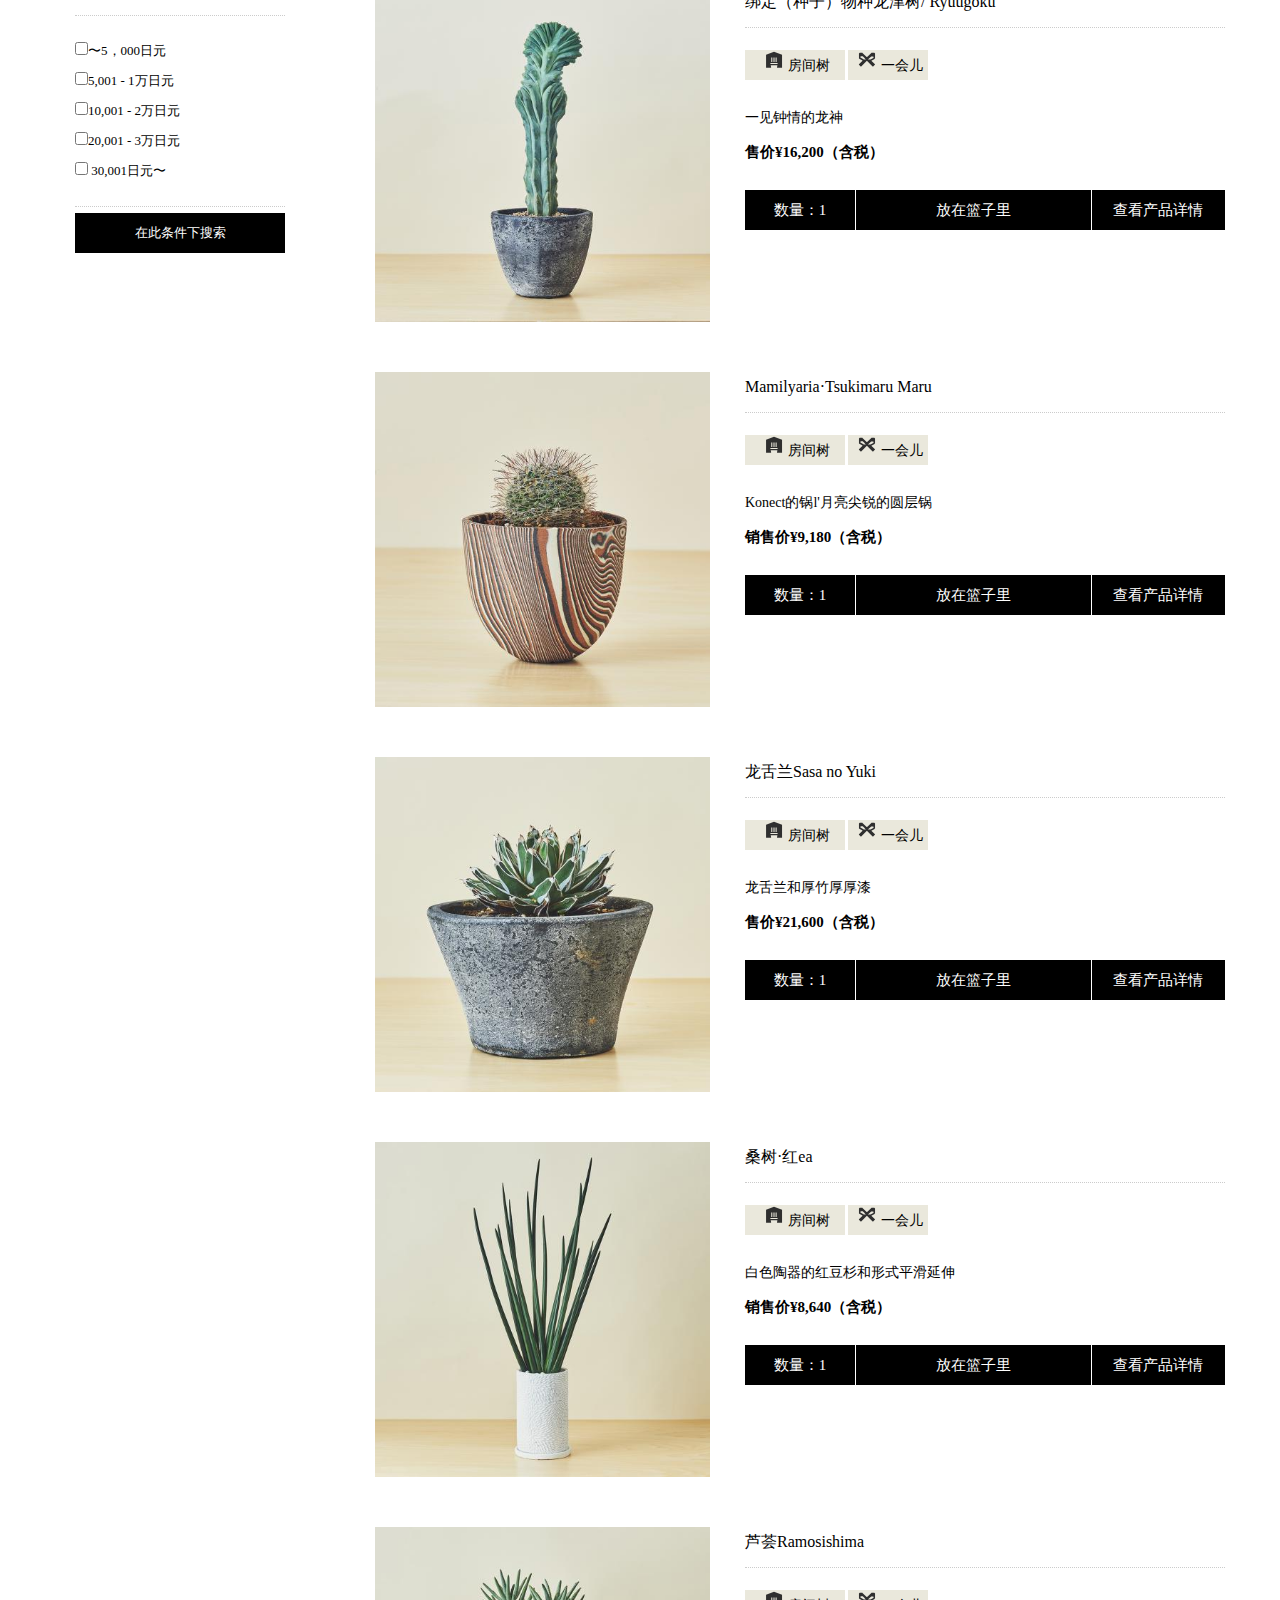
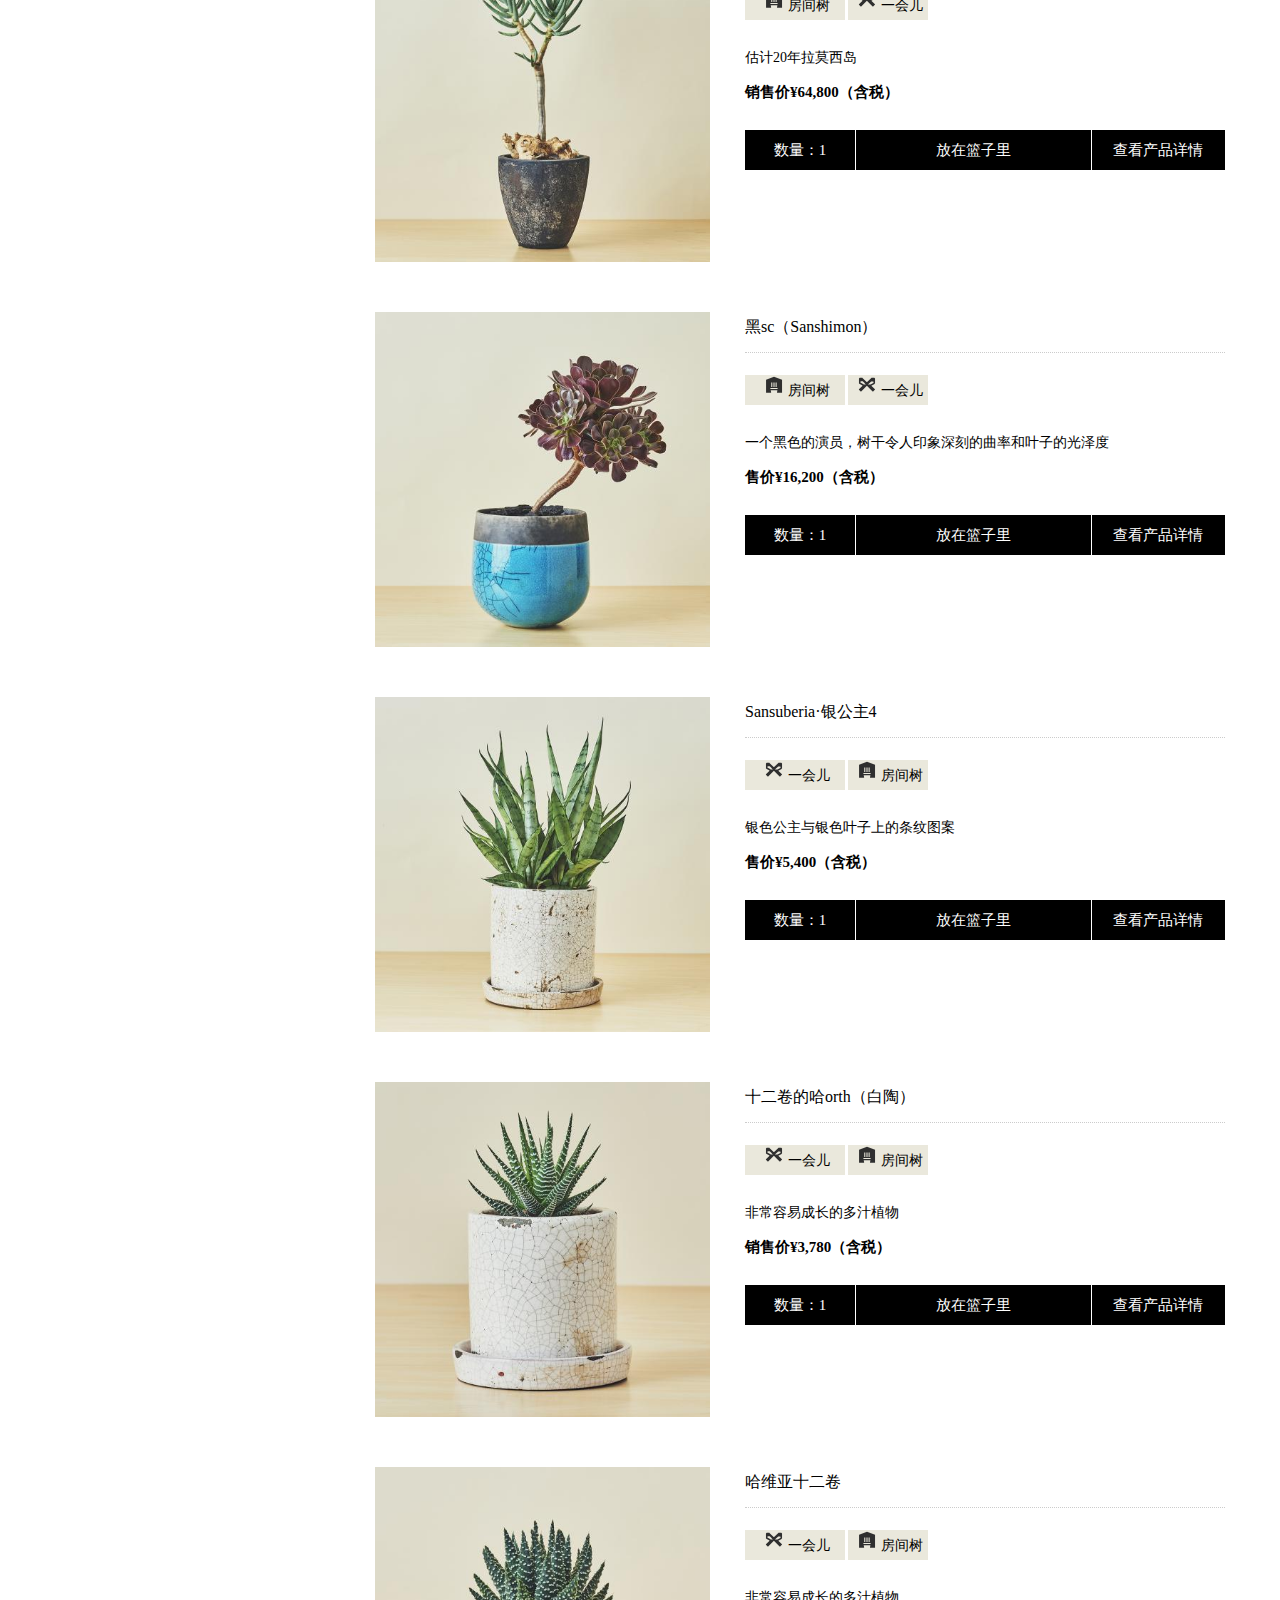
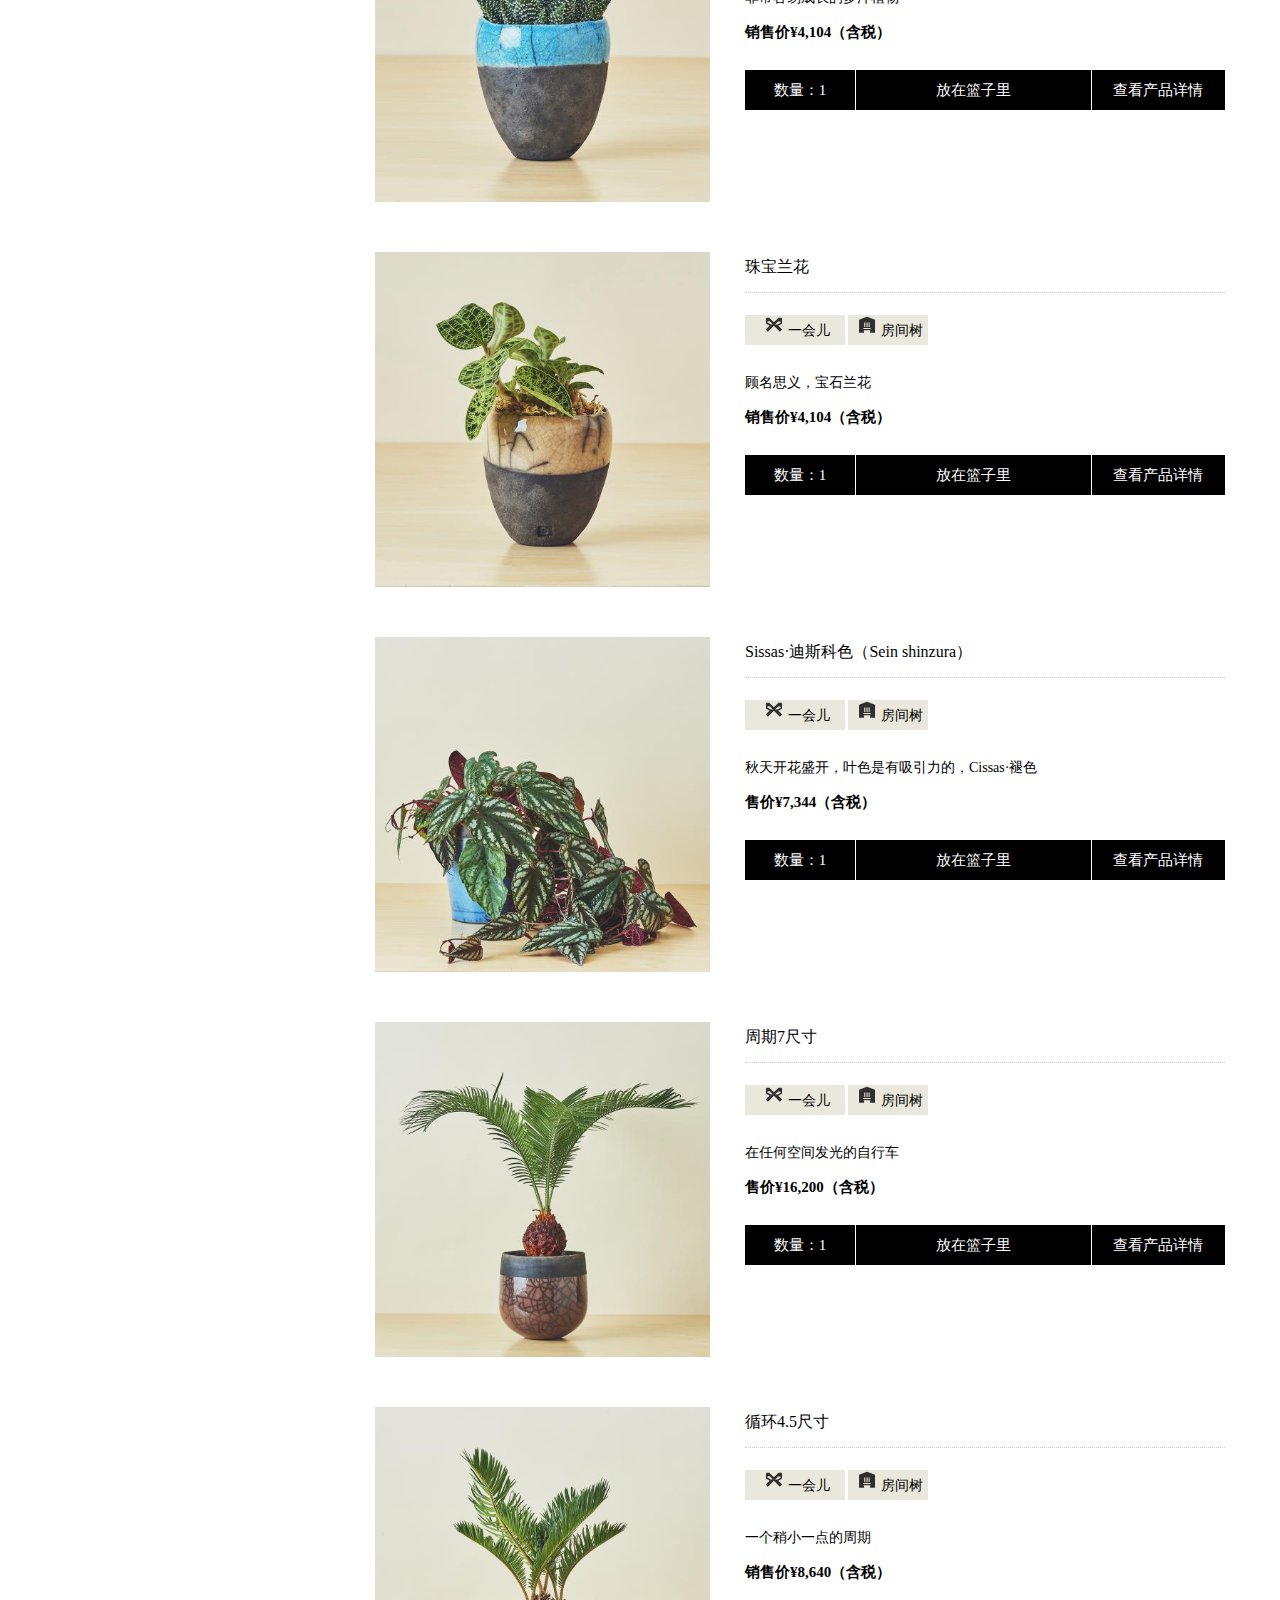
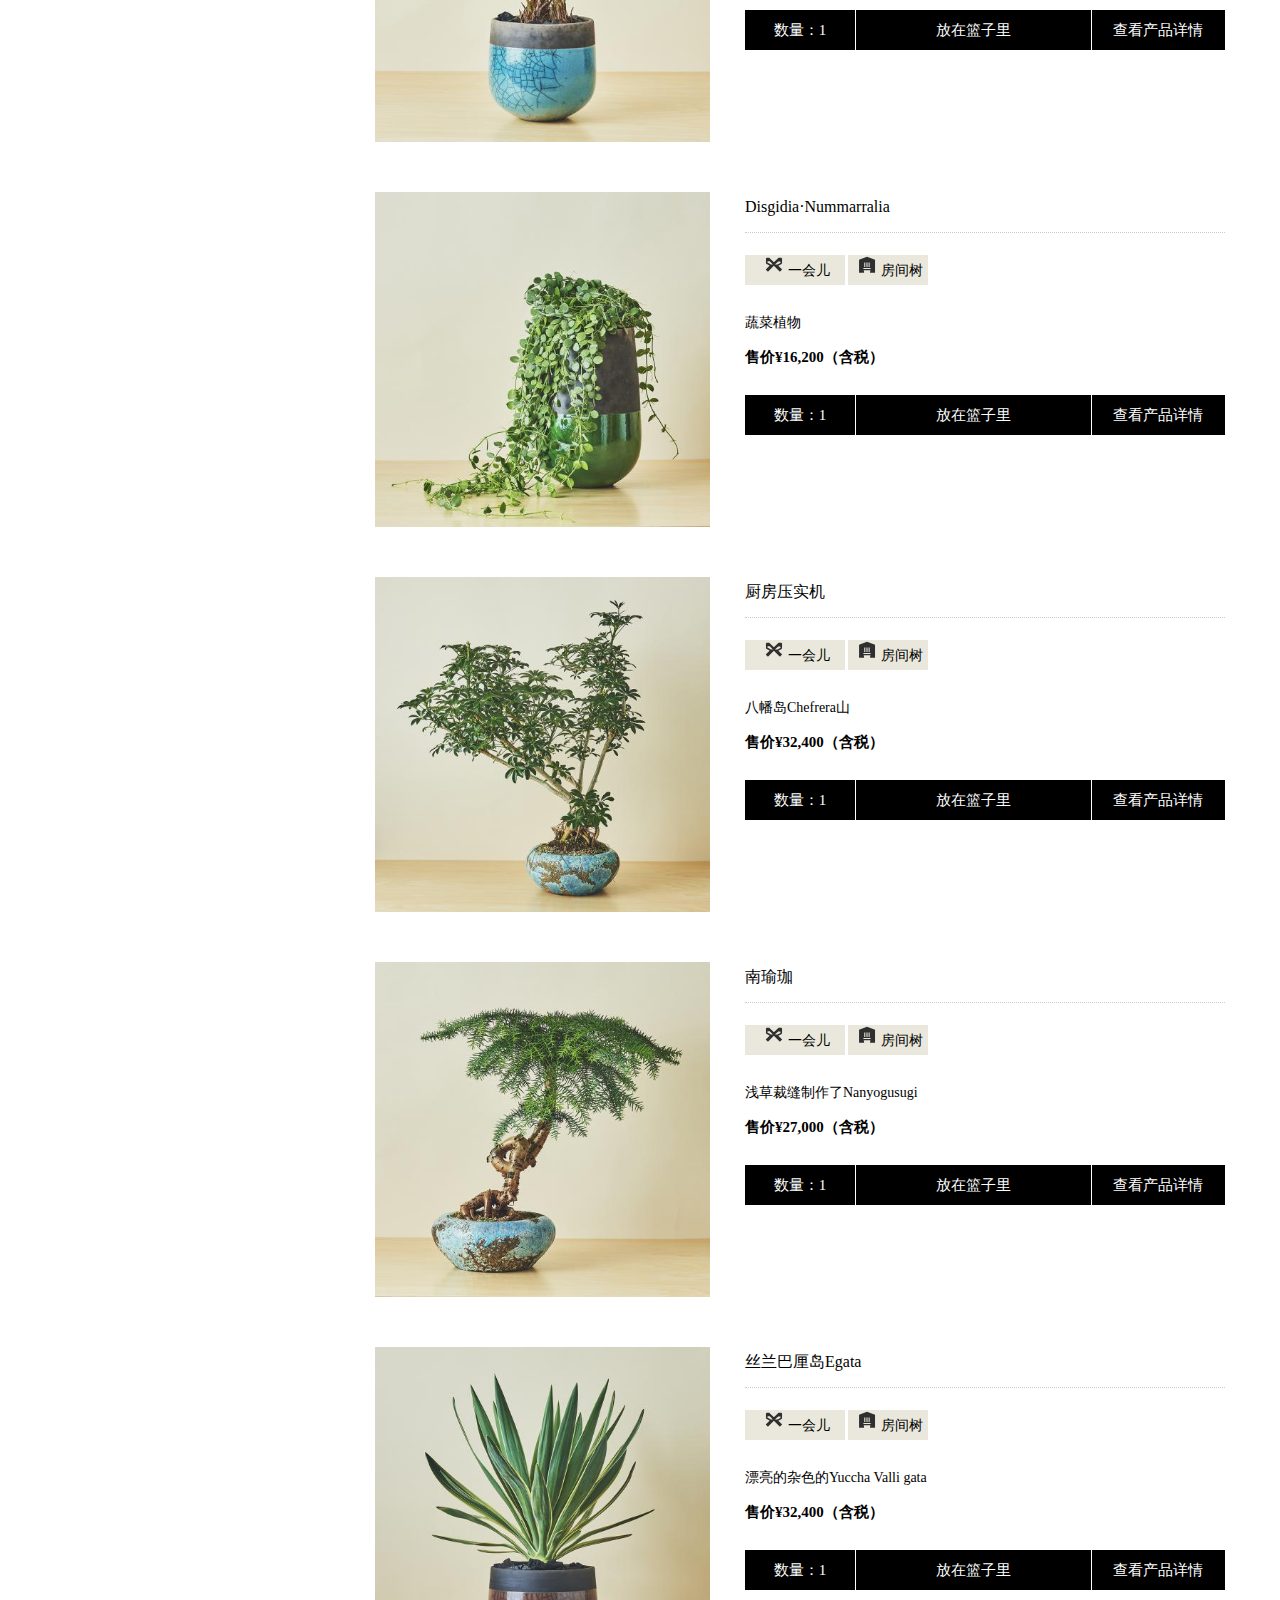
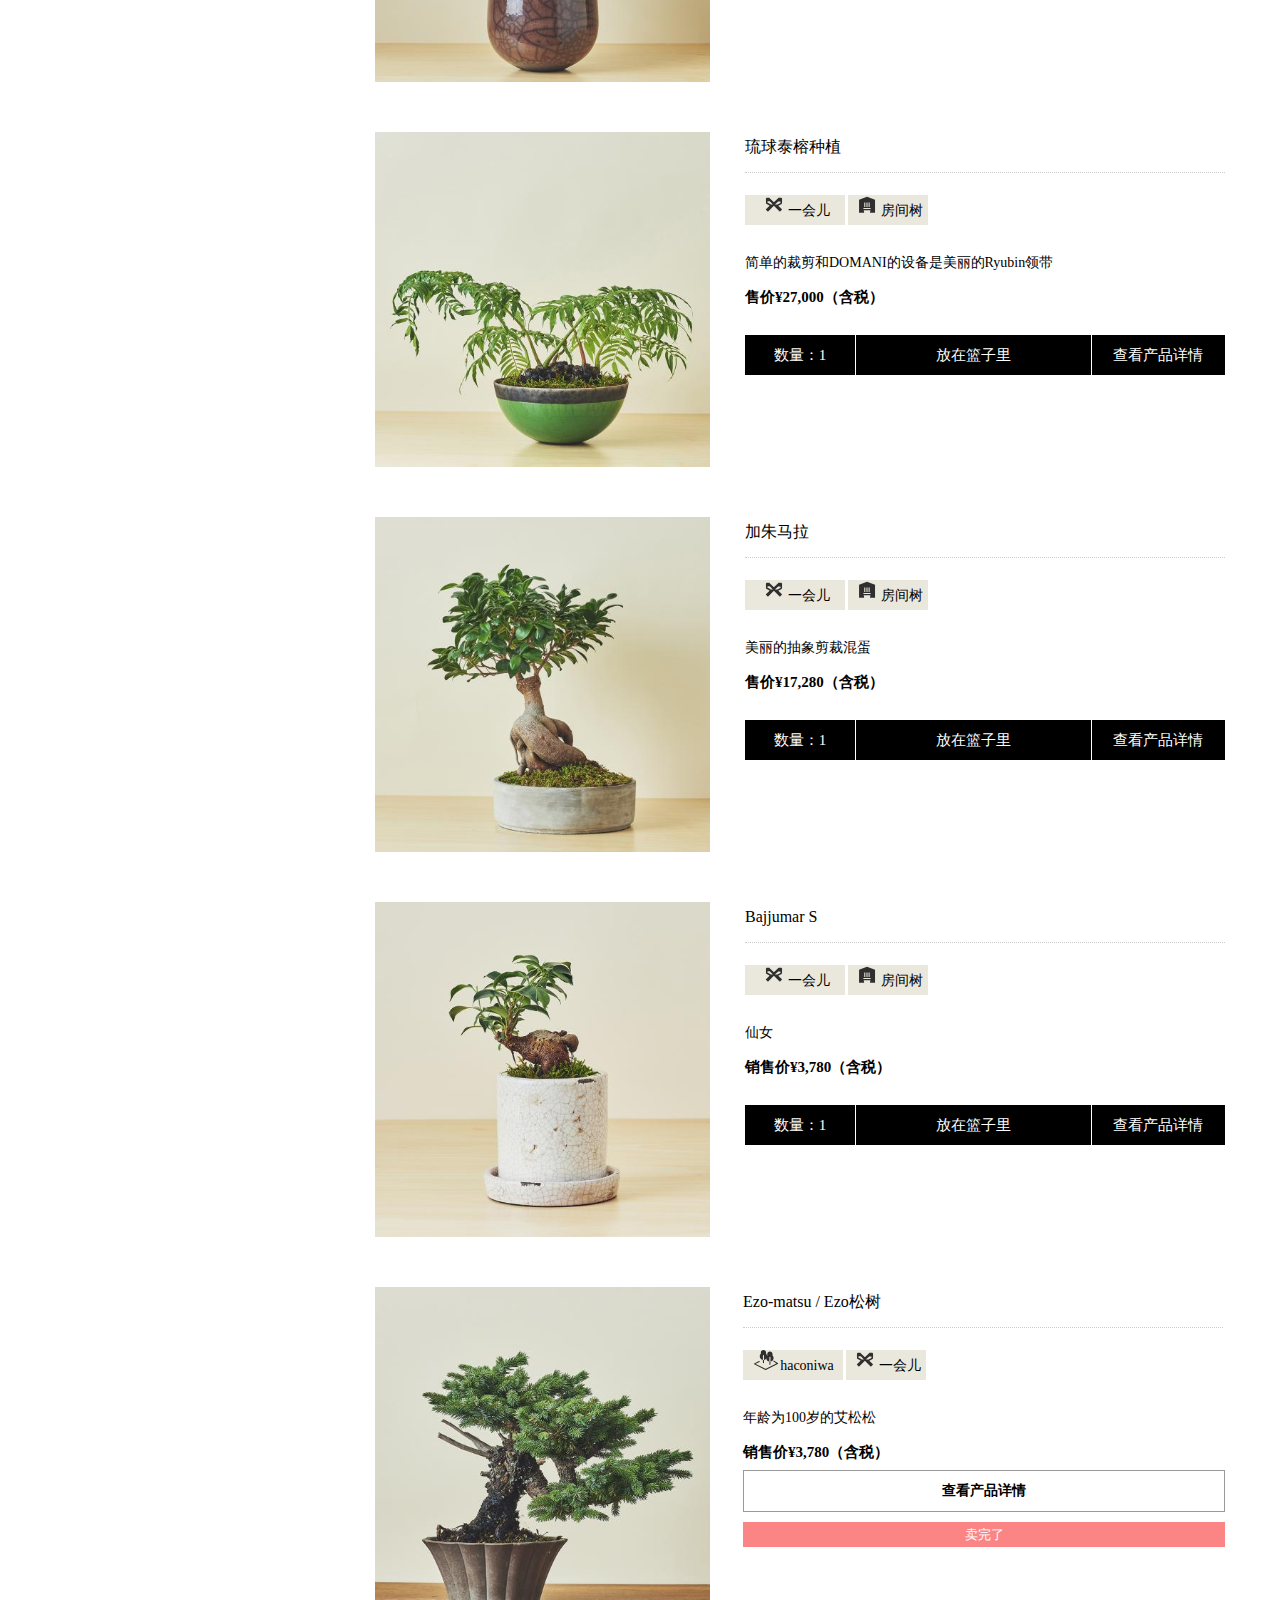
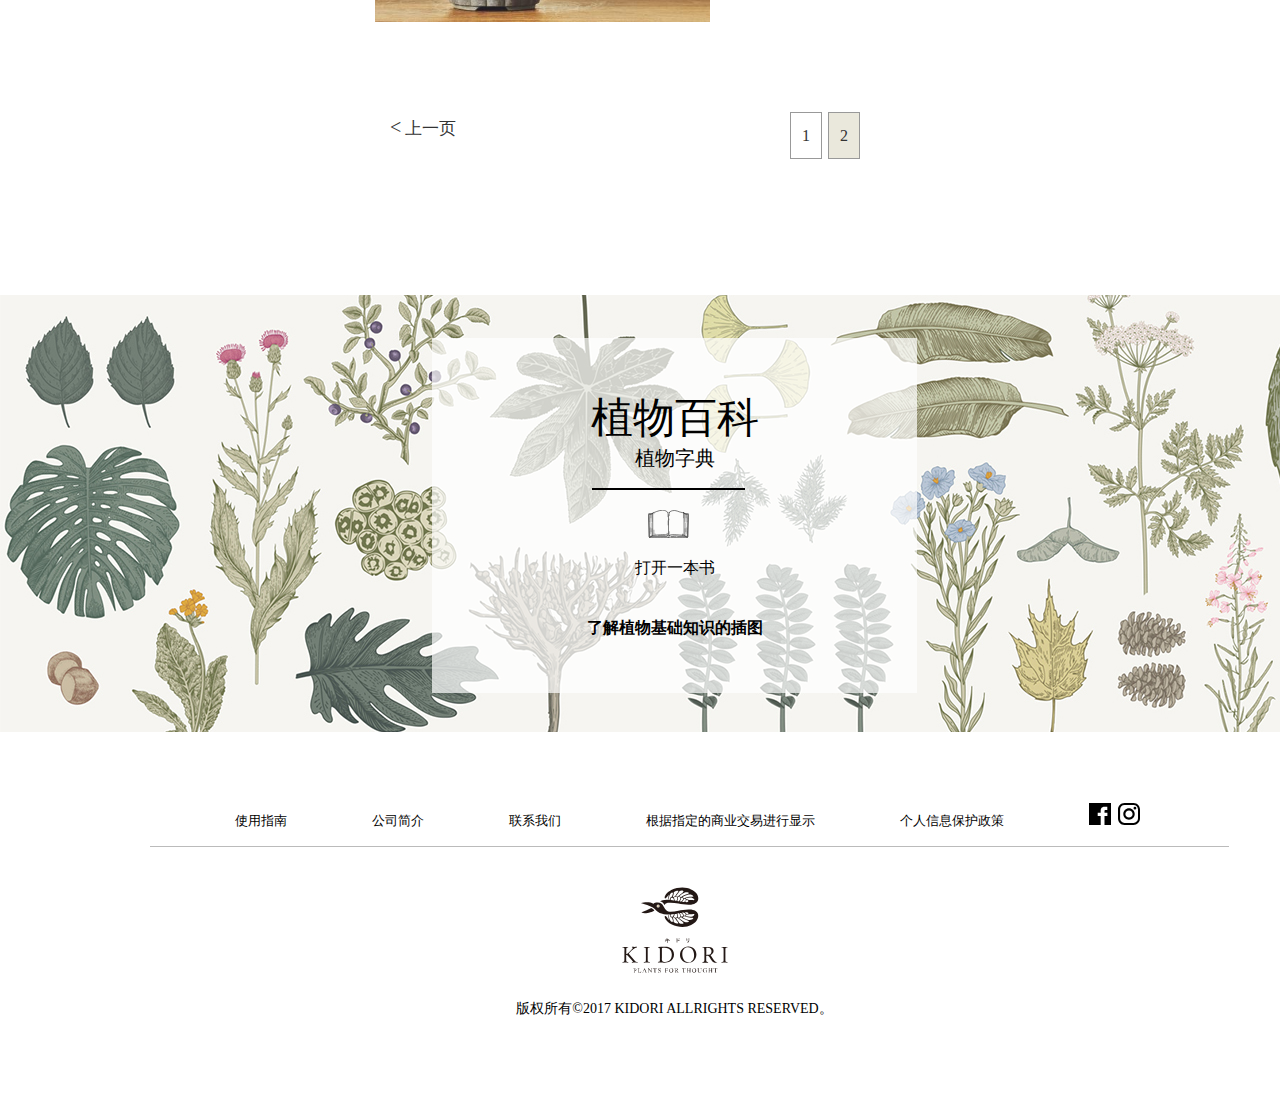
<file: html/product2.html>
<!DOCTYPE html>
<html lang="en">
<head>
    <meta charset="UTF-8">
    <title>Title</title>
    <link rel="stylesheet" href="../css/nav.css">
    <link rel="stylesheet" href="../css/product.css">
    <link rel="stylesheet" href="../css/product2.css">
    <link rel="stylesheet" href="../css/product-footer.css">
    <link rel="stylesheet" href="../css/footer.css">
</head>
<body>
<header>
    <div class="logo">
        <img src="../images/index/logo.svg">
    </div>
    <nav>
        <ul>
            <li><a href="login.html"><img src="../images/index/lock.svg">&nbsp;LOGIN</a></li>
            <li><a href="sign.html"><img src="../images/index/account.svg">&nbsp;SIGN UP</a></li>
            <li><a href="login.html"><img src="../images/index/heart.svg">&nbsp;WISH列表</a></li>
            <li><a href="cart.html"><img src="../images/index/cart.svg">&nbsp;CART</a></li>
        </ul>
        <a href="search.html" class="search">&#xe651;</a>
    </nav>
</header>
<div class="menu">
    <ul>
        <li><a href="../index.html">HOME</a></li>
        <li><a href="#">产品</a></li>
        <li><a href="dictionary.html">字典</a></li>
        <li><a href="shopping%20guide.html">购物指南</a></li>
        <li><a href="contact.html">联系</a></li>
    </ul>
</div>
<section>
    <div class="listMenu">
        <a href="../index.html">HOME</a>
        <div class="box"></div>
        <span>产品所有产品</span>
    </div>
    <div class="wenzi">
        <h2>产品</h2>
        <hr>
    </div>
</section>
<div class="container">
    <div class="left">
        <div class="title">搜索项目</div>
        <span>自由词</span>
        <input type="text">
        <!--按系列选择-->
        <div class="sel">
            <img src="../images/product/c_icon01.svg"><span>按系列选择</span>
        </div>
        <div class="check">
            <input type="checkbox">
            <img src="../images/product/s_icon01.svg">房间树<br/>
            <input type="checkbox">
            <img src="../images/product/s_icon02.svg">haconiwa<br/>
            <input type="checkbox">
            <img src="../images/product/s_icon03.svg">一会儿
        </div>
        <!--选择与植物-->
        <div class="sel">
            <img src="../images/product/c_icon02.svg"><span>选择与植物</span>
        </div>
        <div class="check">
            <input type="checkbox">苯教栽培<br/>
            <input type="checkbox">室内植物/块茎根植物<br/>
            <input type="checkbox">多汁植物·仙人掌<br/>
            <input type="checkbox">花园树<br/>
            <input type="checkbox">花碗<br/>
            <input type="checkbox">その他
        </div>
        <!--相关商品-->
        <div class="sel">
            <img src="../images/product/c_icon03.svg"><span>相关商品</span>
        </div>
        <div class="check">
            <input type="checkbox">鉢・器<br/>
            <input type="checkbox">道具<br/>
            <input type="checkbox"> 土など<br/>
            <input type="checkbox">その他
        </div>
        <!--按应用程序选择-->
        <div class="sel">
            <img src="../images/product/c_icon04.svg"><span>按应用程序选择</span>
        </div>
        <div class="check">
            <input type="checkbox">给植物<br/>
            <input type="checkbox">长大在房间里<br/>
            <input type="checkbox">在房间外长大<br/>
            <input type="checkbox">开始一个盆景
        </div>
        <!--按大小选择-->
        <div class="sel">
            <img src="../images/product/c_icon05.svg"><span>按大小选择</span>
        </div>
        <div class="check">
            <input type="checkbox">S（15厘米或更小）<br/>
            <input type="checkbox">M（15 - 59厘米）<br/>
            <input type="checkbox">L（60-149厘米）<br/>
            <input type="checkbox">LL（150 - 199厘米）<br/>
            <input type="checkbox">XL（200厘米或以上）
        </div>
        <!--按价格选择-->
        <div class="sel">
            <img src="../images/product/c_icon06.svg"><span>按价格选择</span>
        </div>
        <div class="check">
            <input type="checkbox">〜5，000日元<br/>
            <input type="checkbox">5,001 - 1万日元<br/>
            <input type="checkbox">10,001 - 2万日元<br/>
            <input type="checkbox">20,001 - 3万日元<br/>
            <input type="checkbox"> 30,001日元〜
        </div>
        <div class="btn">
            <button type="button">在此条件下搜索</button>
        </div>
    </div>
    <div class="right">
        <div class="title">
            所有产品
            <div class="link">
                <a href="#"><img src="../images/product/list.svg"></a>
                <span>|</span>
                <a href="#"><img src="../images/product/thumb.svg"></a>
            </div>

        </div>
        <div class="wenZi">
            <a href="#">按价格</a>
            <a href="#">排序新到货</a>
        </div>
        <div class="img">
            <ul>
                <li>
                    <div class="img-left">
                        <a href="#"><img src="../images/product/31.jpg" alt=""></a>
                    </div>
                    <div class="img-right">
                        <div class="title">大戟草</div>
                        <div class="box">
                            <div class="box1">
                                <img src="../images/product/s_icon01.svg">房间树
                            </div>
                            <div class="box2">
                                <img src="../images/product/s_icon03.svg">一会儿
                            </div>
                        </div>
                        <p>Pakipodioidesu出现像Pakipodium</p>
                        <h3>销售价¥59,400（含税）</h3>
                        <div class="sel">
                            <div class="left">数量：1</div>
                            <div class="center">
                                <a href="#">放在篮子里</a>
                            </div>
                            <div class="right">
                                <a href="#">查看产品详情</a>
                            </div>
                        </div>
                    </div>

                </li>
                <li>
                    <div class="img-left">
                        <a href="#"><img src="../images/product/32.jpg" alt=""></a>
                    </div>
                    <div class="img-right">
                        <div class="title">大戟铃木麒麟·索特克林</div>
                        <div class="box">
                            <div class="box1">
                                <img src="../images/product/s_icon01.svg">房间树
                            </div>
                            <div class="box2">
                                <img src="../images/product/s_icon03.svg">一会儿
                            </div>
                        </div>
                        <p>这个名字叫菠萝玉米</p>
                        <h3>售价¥16,200（含税）</h3>
                        <div class="sel">
                            <div class="left">数量：1</div>
                            <div class="center">
                                <a href="#">放在篮子里</a>
                            </div>
                            <div class="right">
                                <a href="#">查看产品详情</a>
                            </div>
                        </div>
                    </div>
                </li>
                <li>
                    <div class="img-left">
                        <a href="#"><img src="../images/product/33.jpg" alt=""></a>
                    </div>
                    <div class="img-right">
                        <div class="title">大戟峨眉山/加比赞</div>
                        <div class="box">
                            <div class="box1">
                                <img src="../images/product/s_icon01.svg">房间树
                            </div>
                            <div class="box2">
                                <img src="../images/product/s_icon03.svg">一会儿
                            </div>
                        </div>
                        <p>大戟的支付“峨眉”</p>
                        <h3>售价¥16,200（含税）</h3>
                        <div class="sel">
                            <div class="left">数量：1</div>
                            <div class="center">
                                <a href="#">放在篮子里</a>
                            </div>
                            <div class="right">
                                <a href="#">查看产品详情</a>
                            </div>
                        </div>
                    </div>
                </li>
                <li>
                    <div class="img-left">
                        <a href="#"><img src="../images/product/34.jpg" alt=""></a>
                    </div>
                    <div class="img-right">
                        <div class="title">绑定（种子）物种龙津树/ Ryuugoku</div>
                        <div class="box">
                            <div class="box1">
                                <img src="../images/product/s_icon01.svg">房间树
                            </div>
                            <div class="box2">
                                <img src="../images/product/s_icon03.svg">一会儿
                            </div>
                        </div>
                        <p>一见钟情的龙神</p>
                        <h3>售价¥16,200（含税）</h3>
                        <div class="sel">
                            <div class="left">数量：1</div>
                            <div class="center">
                                <a href="#">放在篮子里</a>
                            </div>
                            <div class="right">
                                <a href="#">查看产品详情</a>
                            </div>
                        </div>
                    </div>
                </li>
                <li>
                    <div class="img-left">
                        <a href="#"><img src="../images/product/35.jpg" alt=""></a>
                    </div>
                    <div class="img-right">
                        <div class="title">Mamilyaria·Tsukimaru Maru</div>
                        <div class="box">
                            <div class="box1">
                                <img src="../images/product/s_icon01.svg">房间树
                            </div>
                            <div class="box2">
                                <img src="../images/product/s_icon03.svg">一会儿
                            </div>
                        </div>
                        <p>Konect的锅l'月亮尖锐的圆层锅</p>
                        <h3>销售价¥9,180（含税）</h3>
                        <div class="sel">
                            <div class="left">数量：1</div>
                            <div class="center">
                                <a href="#">放在篮子里</a>
                            </div>
                            <div class="right">
                                <a href="#">查看产品详情</a>
                            </div>
                        </div>
                    </div>
                </li>
                <li>
                    <div class="img-left">
                        <a href="#"><img src="../images/product/36.jpg" alt=""></a>
                    </div>
                    <div class="img-right">
                        <div class="title">龙舌兰Sasa no Yuki</div>
                        <div class="box">
                            <div class="box1">
                                <img src="../images/product/s_icon01.svg">房间树
                            </div>
                            <div class="box2">
                                <img src="../images/product/s_icon03.svg">一会儿
                            </div>
                        </div>
                        <p>龙舌兰和厚竹厚厚漆</p>
                        <h3>售价¥21,600（含税）</h3>
                        <div class="sel">
                            <div class="left">数量：1</div>
                            <div class="center">
                                <a href="#">放在篮子里</a>
                            </div>
                            <div class="right">
                                <a href="#">查看产品详情</a>
                            </div>
                        </div>
                    </div>
                </li>
                <li>
                    <div class="img-left">
                        <a href="#"><img src="../images/product/37.jpg" alt=""></a>
                    </div>
                    <div class="img-right">
                        <div class="title">桑树·红ea　</div>
                        <div class="box">
                            <div class="box1">
                                <img src="../images/product/s_icon01.svg">房间树
                            </div>
                            <div class="box2">
                                <img src="../images/product/s_icon03.svg">一会儿
                            </div>
                        </div>
                        <p>白色陶器的红豆杉和形式平滑延伸</p>
                        <h3>销售价¥8,640（含税）</h3>
                        <div class="sel">
                            <div class="left">数量：1</div>
                            <div class="center">
                                <a href="#">放在篮子里</a>
                            </div>
                            <div class="right">
                                <a href="#">查看产品详情</a>
                            </div>
                        </div>
                    </div>
                </li>
                <li>
                    <div class="img-left">
                        <a href="#"><img src="../images/product/38.jpg" alt=""></a>
                    </div>
                    <div class="img-right">
                        <div class="title">芦荟Ramosishima</div>
                        <div class="box">
                            <div class="box1">
                                <img src="../images/product/s_icon01.svg">房间树
                            </div>
                            <div class="box2">
                                <img src="../images/product/s_icon03.svg">一会儿
                            </div>
                        </div>
                        <p>估计20年拉莫西岛</p>
                        <h3>销售价¥64,800（含税）</h3>
                        <div class="sel">
                            <div class="left">数量：1</div>
                            <div class="center">
                                <a href="#">放在篮子里</a>
                            </div>
                            <div class="right">
                                <a href="#">查看产品详情</a>
                            </div>
                        </div>
                    </div>
                </li>
                <li>
                    <div class="img-left">
                        <a href="#"><img src="../images/product/39.jpg" alt=""></a>
                    </div>
                    <div class="img-right">
                        <div class="title">黑sc（Sanshimon）</div>
                        <div class="box">
                            <div class="box1">
                                <img src="../images/product/s_icon01.svg">房间树
                            </div>
                            <div class="box2">
                                <img src="../images/product/s_icon03.svg">一会儿
                            </div>
                        </div>
                        <p>一个黑色的演员，树干令人印象深刻的曲率和叶子的光泽度</p>
                        <h3>售价¥16,200（含税）</h3>
                        <div class="sel">
                            <div class="left">数量：1</div>
                            <div class="center">
                                <a href="#">放在篮子里</a>
                            </div>
                            <div class="right">
                                <a href="#">查看产品详情</a>
                            </div>
                        </div>
                    </div>
                </li>
                <li>
                    <div class="img-left">
                        <a href="#"><img src="../images/product/40.jpg" alt=""></a>
                    </div>
                    <div class="img-right">
                        <div class="title">Sansuberia·银公主4</div>
                        <div class="box">
                            <div class="box1">
                                <img src="../images/product/s_icon03.svg">一会儿
                            </div>
                            <div class="box2">
                                <img src="../images/product/s_icon01.svg">房间树
                            </div>
                        </div>
                        <p>银色公主与银色叶子上的条纹图案</p>
                        <h3>售价¥5,400（含税）</h3>
                        <div class="sel">
                            <div class="left">数量：1</div>
                            <div class="center">
                                <a href="#">放在篮子里</a>
                            </div>
                            <div class="right">
                                <a href="#">查看产品详情</a>
                            </div>
                        </div>
                    </div>
                </li>
                <li>
                    <div class="img-left">
                        <a href="#"><img src="../images/product/41.jpg" alt=""></a>
                    </div>
                    <div class="img-right">
                        <div class="title">十二卷的哈orth（白陶）</div>
                        <div class="box">
                            <div class="box1">
                                <img src="../images/product/s_icon03.svg">一会儿
                            </div>
                            <div class="box2">
                                <img src="../images/product/s_icon01.svg">房间树
                            </div>
                        </div>
                        <p>非常容易成长的多汁植物</p>
                        <h3>销售价¥3,780（含税）</h3>
                        <div class="sel">
                            <div class="left">数量：1</div>
                            <div class="center">
                                <a href="#">放在篮子里</a>
                            </div>
                            <div class="right">
                                <a href="#">查看产品详情</a>
                            </div>
                        </div>
                    </div>
                </li>
                <li>
                    <div class="img-left">
                        <a href="#"><img src="../images/product/42.jpg" alt=""></a>
                    </div>
                    <div class="img-right">
                        <div class="title">哈维亚十二卷</div>
                        <div class="box">
                            <div class="box1">
                                <img src="../images/product/s_icon03.svg">一会儿
                            </div>
                            <div class="box2">
                                <img src="../images/product/s_icon01.svg">房间树
                            </div>
                        </div>
                        <p>非常容易成长的多汁植物</p>
                        <h3>销售价¥4,104（含税）</h3>
                        <div class="sel">
                            <div class="left">数量：1</div>
                            <div class="center">
                                <a href="#">放在篮子里</a>
                            </div>
                            <div class="right">
                                <a href="#">查看产品详情</a>
                            </div>
                        </div>
                    </div>
                </li>
                <li>
                    <div class="img-left">
                        <a href="#"><img src="../images/product/43.jpg" alt=""></a>
                    </div>
                    <div class="img-right">
                        <div class="title">珠宝兰花</div>
                        <div class="box">
                            <div class="box1">
                                <img src="../images/product/s_icon03.svg">一会儿
                            </div>
                            <div class="box2">
                                <img src="../images/product/s_icon01.svg">房间树
                            </div>
                        </div>
                        <p>顾名思义，宝石兰花</p>
                        <h3>销售价¥4,104（含税）</h3>
                        <div class="sel">
                            <div class="left">数量：1</div>
                            <div class="center">
                                <a href="#">放在篮子里</a>
                            </div>
                            <div class="right">
                                <a href="#">查看产品详情</a>
                            </div>
                        </div>
                    </div>
                </li>
                <li>
                    <div class="img-left">
                        <a href="#"><img src="../images/product/44.jpg" alt=""></a>
                    </div>
                    <div class="img-right">
                        <div class="title">Sissas·迪斯科色（Sein shinzura）</div>
                        <div class="box">
                            <div class="box1">
                                <img src="../images/product/s_icon03.svg">一会儿
                            </div>
                            <div class="box2">
                                <img src="../images/product/s_icon01.svg">房间树
                            </div>
                        </div>
                        <p>秋天开花盛开，叶色是有吸引力的，Cissas·褪色</p>
                        <h3>售价¥7,344（含税）</h3>
                        <div class="sel">
                            <div class="left">数量：1</div>
                            <div class="center">
                                <a href="#">放在篮子里</a>
                            </div>
                            <div class="right">
                                <a href="#">查看产品详情</a>
                            </div>
                        </div>
                    </div>
                </li>
                <li>
                    <div class="img-left">
                        <a href="#"><img src="../images/product/45.jpg" alt=""></a>
                    </div>
                    <div class="img-right">
                        <div class="title">周期7尺寸</div>
                        <div class="box">
                            <div class="box1">
                                <img src="../images/product/s_icon03.svg">一会儿
                            </div>
                            <div class="box2">
                                <img src="../images/product/s_icon01.svg">房间树
                            </div>
                        </div>
                        <p>在任何空间发光的自行车</p>
                        <h3>售价¥16,200（含税）</h3>
                        <div class="sel">
                            <div class="left">数量：1</div>
                            <div class="center">
                                <a href="#">放在篮子里</a>
                            </div>
                            <div class="right">
                                <a href="#">查看产品详情</a>
                            </div>
                        </div>
                    </div>
                </li>
                <li>
                    <div class="img-left">
                        <a href="#"><img src="../images/product/46.jpg" alt=""></a>
                    </div>
                    <div class="img-right">
                        <div class="title">循环4.5尺寸</div>
                        <div class="box">
                            <div class="box1">
                                <img src="../images/product/s_icon03.svg">一会儿
                            </div>
                            <div class="box2">
                                <img src="../images/product/s_icon01.svg">房间树
                            </div>
                        </div>
                        <p>一个稍小一点的周期</p>
                        <h3>销售价¥8,640（含税）</h3>
                        <div class="sel">
                            <div class="left">数量：1</div>
                            <div class="center">
                                <a href="#">放在篮子里</a>
                            </div>
                            <div class="right">
                                <a href="#">查看产品详情</a>
                            </div>
                        </div>
                    </div>
                </li>
                <li>
                    <div class="img-left">
                        <a href="#"><img src="../images/product/47.jpg" alt=""></a>
                    </div>
                    <div class="img-right">
                        <div class="title">Disgidia·Nummarralia</div>
                        <div class="box">
                            <div class="box1">
                                <img src="../images/product/s_icon03.svg">一会儿
                            </div>
                            <div class="box2">
                                <img src="../images/product/s_icon01.svg">房间树
                            </div>
                        </div>
                        <p>蔬菜植物</p>
                        <h3>售价¥16,200（含税）</h3>
                        <div class="sel">
                            <div class="left">数量：1</div>
                            <div class="center">
                                <a href="#">放在篮子里</a>
                            </div>
                            <div class="right">
                                <a href="#">查看产品详情</a>
                            </div>
                        </div>
                    </div>
                </li>
                <li>
                    <div class="img-left">
                        <a href="#"><img src="../images/product/48.jpg" alt=""></a>
                    </div>
                    <div class="img-right">
                        <div class="title">厨房压实机</div>
                        <div class="box">
                            <div class="box1">
                                <img src="../images/product/s_icon03.svg">一会儿
                            </div>
                            <div class="box2">
                                <img src="../images/product/s_icon01.svg">房间树
                            </div>
                        </div>
                        <p>八幡岛Chefrera山</p>
                        <h3>售价¥32,400（含税）</h3>
                        <div class="sel">
                            <div class="left">数量：1</div>
                            <div class="center">
                                <a href="#">放在篮子里</a>
                            </div>
                            <div class="right">
                                <a href="#">查看产品详情</a>
                            </div>
                        </div>
                    </div>
                </li>
                <li>
                    <div class="img-left">
                        <a href="#"><img src="../images/product/49.jpg" alt=""></a>
                    </div>
                    <div class="img-right">
                        <div class="title">南瑜珈</div>
                        <div class="box">
                            <div class="box1">
                                <img src="../images/product/s_icon03.svg">一会儿
                            </div>
                            <div class="box2">
                                <img src="../images/product/s_icon01.svg">房间树
                            </div>
                        </div>
                        <p>浅草裁缝制作了Nanyogusugi</p>
                        <h3>售价¥27,000（含税）</h3>
                        <div class="sel">
                            <div class="left">数量：1</div>
                            <div class="center">
                                <a href="#">放在篮子里</a>
                            </div>
                            <div class="right">
                                <a href="#">查看产品详情</a>
                            </div>
                        </div>
                    </div>
                </li>
                <li>
                    <div class="img-left">
                        <a href="#"><img src="../images/product/50.jpg" alt=""></a>
                    </div>
                    <div class="img-right">
                        <div class="title">丝兰巴厘岛Egata</div>
                        <div class="box">
                            <div class="box1">
                                <img src="../images/product/s_icon03.svg">一会儿
                            </div>
                            <div class="box2">
                                <img src="../images/product/s_icon01.svg">房间树
                            </div>
                        </div>
                        <p>漂亮的杂色的Yuccha Valli gata</p>
                        <h3>售价¥32,400（含税）</h3>
                        <div class="sel">
                            <div class="left">数量：1</div>
                            <div class="center">
                                <a href="#">放在篮子里</a>
                            </div>
                            <div class="right">
                                <a href="#">查看产品详情</a>
                            </div>
                        </div>
                    </div>
                </li>
                <li>
                    <div class="img-left">
                        <a href="#"><img src="../images/product/51.jpg" alt=""></a>
                    </div>
                    <div class="img-right">
                        <div class="title">琉球泰榕种植</div>
                        <div class="box">
                            <div class="box1">
                                <img src="../images/product/s_icon03.svg">一会儿
                            </div>
                            <div class="box2">
                                <img src="../images/product/s_icon01.svg">房间树
                            </div>
                        </div>
                        <p>简单的裁剪和DOMANI的设备是美丽的Ryubin领带</p>
                        <h3>售价¥27,000（含税）</h3>
                        <div class="sel">
                            <div class="left">数量：1</div>
                            <div class="center">
                                <a href="#">放在篮子里</a>
                            </div>
                            <div class="right">
                                <a href="#">查看产品详情</a>
                            </div>
                        </div>
                    </div>
                </li>
                <li>
                    <div class="img-left">
                        <a href="#"><img src="../images/product/52.jpg" alt=""></a>
                    </div>
                    <div class="img-right">
                        <div class="title">加朱马拉</div>
                        <div class="box">
                            <div class="box1">
                                <img src="../images/product/s_icon03.svg">一会儿
                            </div>
                            <div class="box2">
                                <img src="../images/product/s_icon01.svg">房间树
                            </div>
                        </div>
                        <p>美丽的抽象剪裁混蛋</p>
                        <h3>售价¥17,280（含税）</h3>
                        <div class="sel">
                            <div class="left">数量：1</div>
                            <div class="center">
                                <a href="#">放在篮子里</a>
                            </div>
                            <div class="right">
                                <a href="#">查看产品详情</a>
                            </div>
                        </div>
                    </div>
                </li>
                <li>
                    <div class="img-left">
                        <a href="#"><img src="../images/product/53.jpg" alt=""></a>
                    </div>
                    <div class="img-right">
                        <div class="title">Bajjumar S</div>
                        <div class="box">
                            <div class="box1">
                                <img src="../images/product/s_icon03.svg">一会儿
                            </div>
                            <div class="box2">
                                <img src="../images/product/s_icon01.svg">房间树
                            </div>
                        </div>
                        <p>仙女</p>
                        <h3>销售价¥3,780（含税）</h3>
                        <div class="sel">
                            <div class="left">数量：1</div>
                            <div class="center">
                                <a href="#">放在篮子里</a>
                            </div>
                            <div class="right">
                                <a href="#">查看产品详情</a>
                            </div>
                        </div>
                    </div>
                </li>
                <li>
                    <div class="img-left">
                        <a href="#"><img src="../images/product/1.jpg" alt=""></a>
                    </div>
                    <div class="img-right">
                        <div class="title">Ezo-matsu / Ezo松树</div>
                        <div class="box">
                            <div class="box1">
                                <img src="../images/product/s_icon02.svg">haconiwa
                            </div>
                            <div class="box2">
                                <img src="../images/product/s_icon03.svg">一会儿
                            </div>
                        </div>
                        <p>年龄为100岁的艾松松</p>
                        <h3>销售价¥3,780（含税）</h3>
                        <div class="up">
                            <a href="#">查看产品详情</a>
                        </div>
                        <div class="down">
                            <a href="#">卖完了</a>
                        </div>
                    </div>
                </li>
            </ul>
        </div>
        <div class="page">
            <a href="../html/product.html"><div class="one">1</div></a>
            <a href="#"> <div class="two">2</div></a>
            <div class="page-trans">
                <a href="../html/product.html">&lt;</a>
                <a href="../html/product.html" id="prev">上一页</a>
            </div>

        </div>
    </div>
</div>
<footer>
    <div class="images">
        <img src="../images/index/main_004.jpg">
        <div class="box">
            <a href="#"> <h2>植物百科</h2></a>
            <a href="#"><h4>植物字典</h4></a>
            <a href="#"><img src="../images/index/book.svg"></a>
            <a href="#"><p>打开一本书</p></a>
            <a href="#"><p>了解植物基础知识的插图</p></a>
        </div>
    </div>
    <div class="footer-menu">
        <ul>
            <li><a href="#">使用指南</a></li>
            <li><a href="#">公司简介</a></li>
            <li><a href="#">联系我们</a></li>
            <li><a href="#">根据指定的商业交易进行显示</a></li>
            <li><a href="#">个人信息保护政策</a></li>
            <li>
                <a href="#"><img src="../images/index/fb.svg"></a>&nbsp;
                <a href="#"><img src="../images/index/insta.svg"></a>
            </li>
        </ul>
    </div>
    <div class="banQuan">
        <img src="../images/index/flogo.svg">
        <p>版权所有©2017 KIDORI ALLRIGHTS RESERVED。</p>
    </div>
</footer>
</body>
</html>
</file>
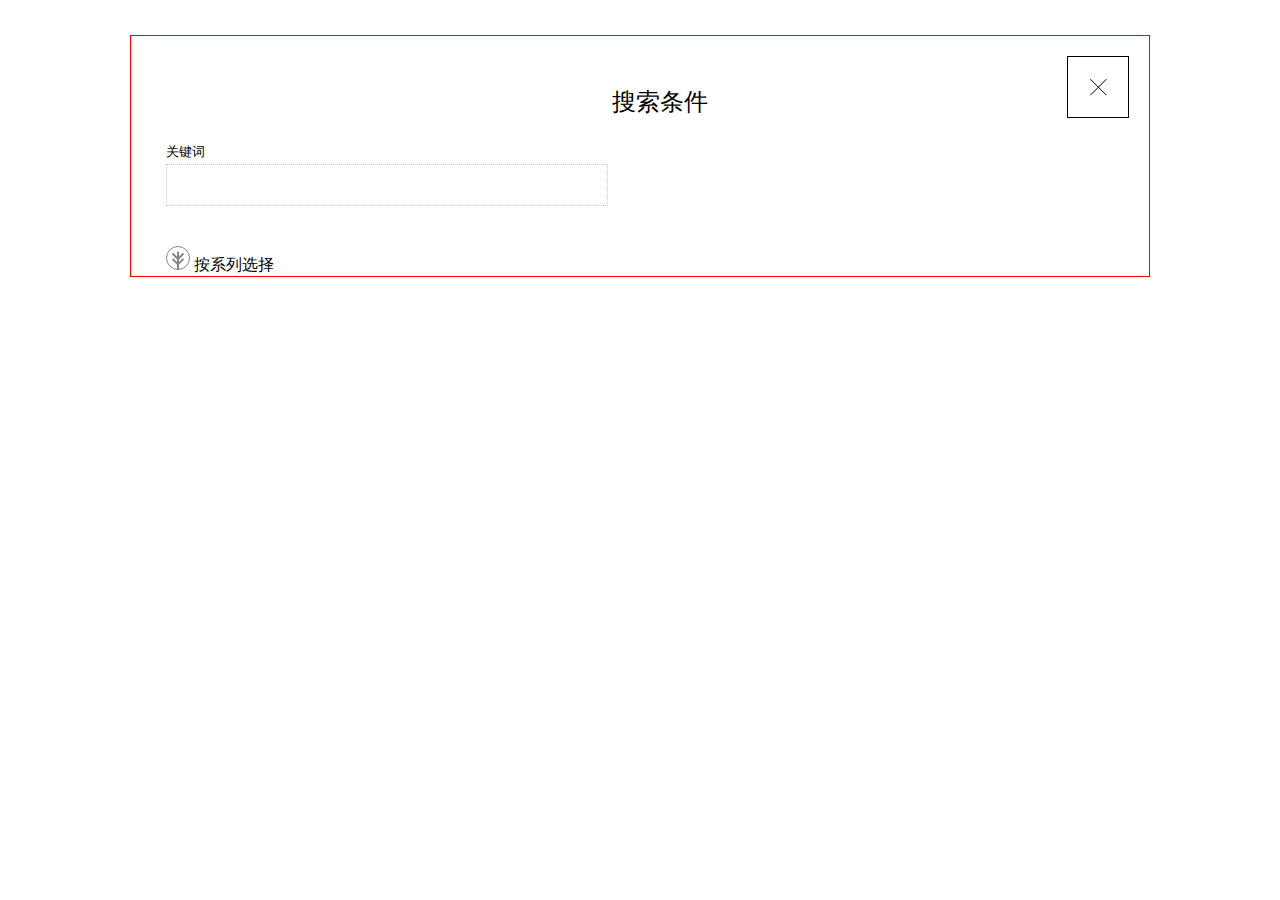
<file: html/search.html>
<!DOCTYPE html>
<html lang="en">
<head>
    <meta charset="UTF-8">
    <meta http-equiv="X-UA-Compatible" content="IE=edge">
    <meta name="viewport" content="width=device-width, initial-scale=1.0">
    <title>Title</title>
    <link rel="stylesheet" href="../css/search.css">
</head>
<body>
<div class="content">
    <h2>搜索条件</h2>
    <div class="btn"><img src="../images/search/close.svg"></div>
    <div class="sea">
        <label>关键词</label><br/>
        <input type="text">
    </div>
    <!--按系列选择-->
    <div class="xiLie">
        <img src="../images/search/c_icon01.svg"> <span>按系列选择</span>
    </div>

</div>
</body>
</html>
</file>
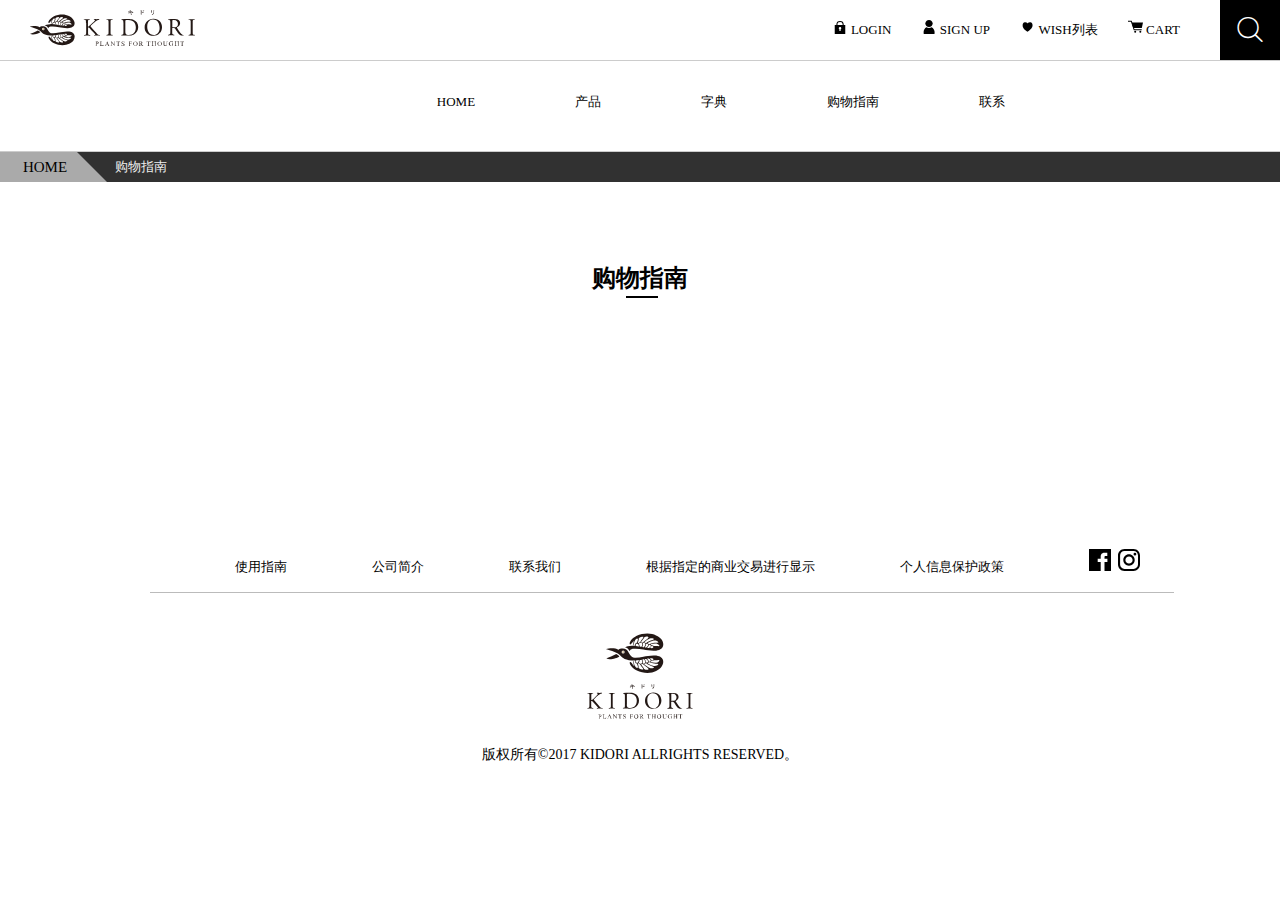
<file: html/shopping guide.html>
<!DOCTYPE html>
<html lang="en">
<head>
    <meta charset="UTF-8">
    <title>Title</title>
    <link rel="stylesheet" href="../css/nav.css">
    <link rel="stylesheet" href="../css/shoppingGuide.css">
    <link rel="stylesheet" href="../css/footer.css">
</head>
<body>
<header>
    <div class="logo">
        <img src="../images/index/logo.svg">
    </div>
    <nav>
        <ul>
            <li><a href="login.html"><img src="../images/index/lock.svg">&nbsp;LOGIN</a></li>
            <li><a href="sign.html"><img src="../images/index/account.svg">&nbsp;SIGN UP</a></li>
            <li><a href="login.html"><img src="../images/index/heart.svg">&nbsp;WISH列表</a></li>
            <li><a href="#"><img src="../images/index/cart.svg">&nbsp;CART</a></li>
        </ul>
        <a href="search.html" class="search">&#xe651;</a>
    </nav>
</header>
<div class="menu">
    <ul>
        <li><a href="../index.html">HOME</a></li>
        <li><a href="product.html">产品</a></li>
        <li><a href="dictionary.html">字典</a></li>
        <li><a href="#">购物指南</a></li>
        <li><a href="contact.html">联系</a></li>
    </ul>
</div>
<section>
    <div class="listMenu">
        <a href="../index.html">HOME</a>
        <div class="box"></div>
        <span>购物指南</span>
    </div>
    <div class="content">
        <div class="wenzi">
            <h2>购物指南</h2>
            <hr>
        </div>
    </div>
</section>
<footer>
    <div class="footer-menu">
        <ul>
            <li><a href="#">使用指南</a></li>
            <li><a href="#">公司简介</a></li>
            <li><a href="#">联系我们</a></li>
            <li><a href="#">根据指定的商业交易进行显示</a></li>
            <li><a href="#">个人信息保护政策</a></li>
            <li>
                <a href="#"><img src="../images/index/fb.svg"></a>&nbsp;
                <a href="#"><img src="../images/index/insta.svg"></a>
            </li>
        </ul>
    </div>
    <div class="banQuan">
        <img src="../images/index/flogo.svg">
        <p>版权所有©2017 KIDORI ALLRIGHTS RESERVED。</p>
    </div>
</footer>
</body>
</html>
</file>
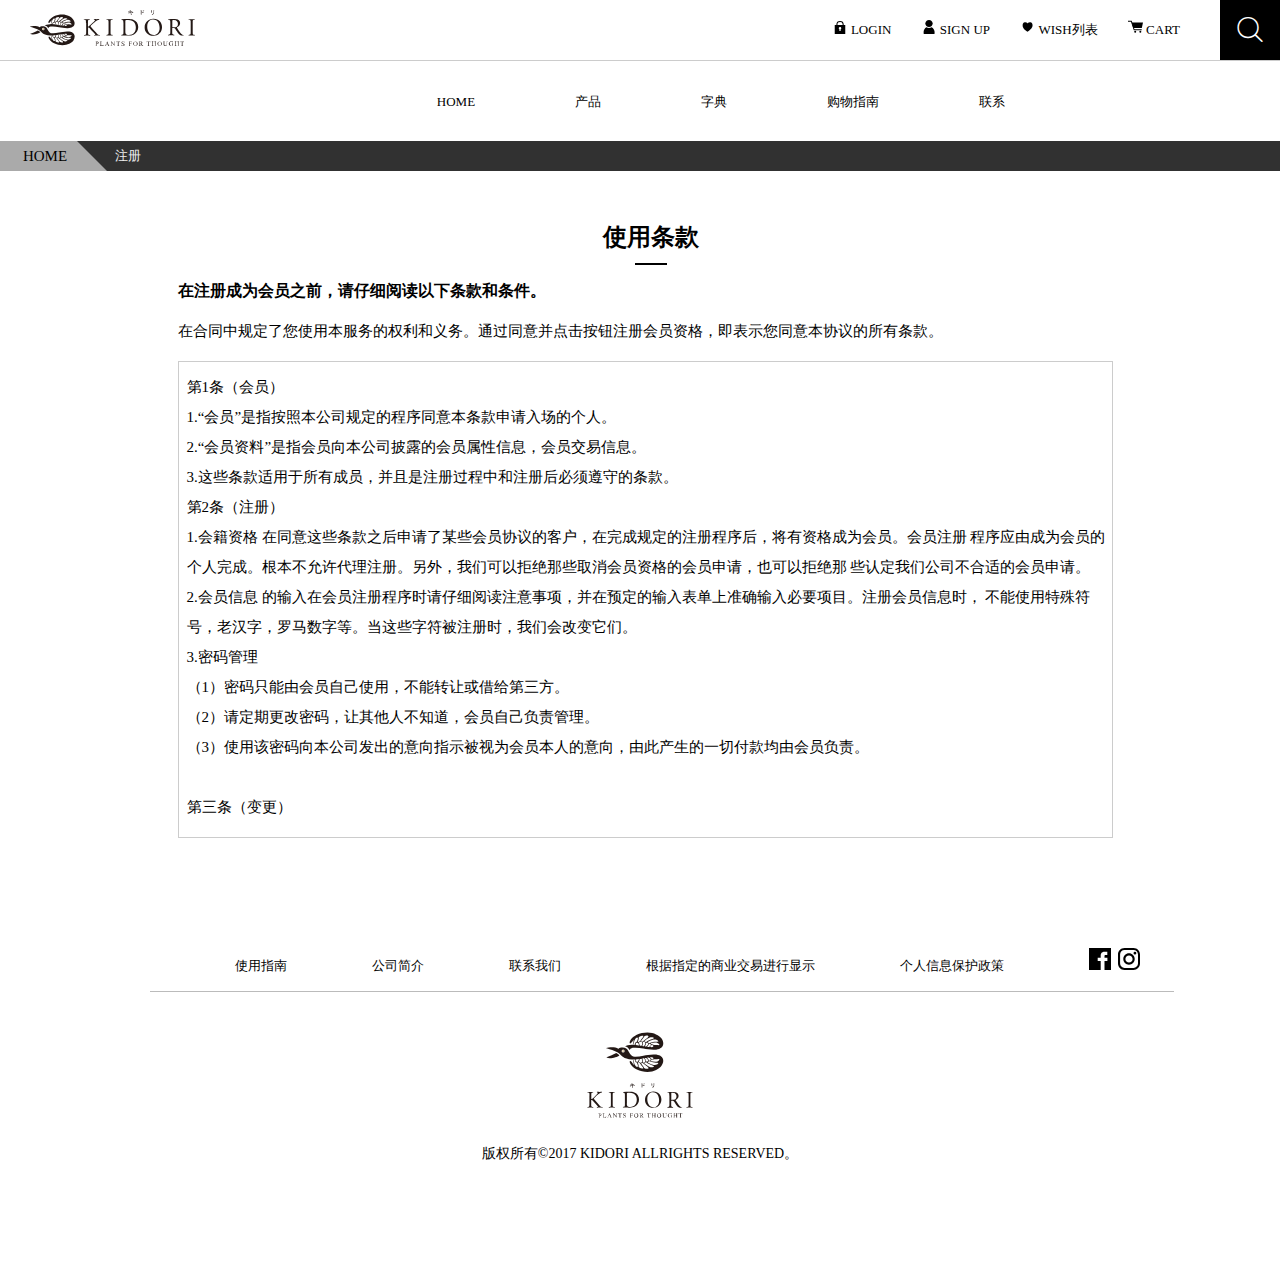
<file: html/sign.html>
<!DOCTYPE html>
<html lang="en">
<head>
    <meta charset="UTF-8">
    <title>Title</title>
    <link rel="stylesheet" href="../css/nav.css">
    <link href="../css/sign.css" rel="stylesheet">
    <link rel="stylesheet" href="../css/footer.css">
</head>
<body>
<header>
    <div class="logo">
        <img src="../images/index/logo.svg">
    </div>
    <nav>
        <ul>
            <li><a href="login.html"><img src="../images/index/lock.svg">&nbsp;LOGIN</a></li>
            <li><a href="#"><img src="../images/index/account.svg">&nbsp;SIGN UP</a></li>
            <li><a href="login.html"><img src="../images/index/heart.svg">&nbsp;WISH列表</a></li>
            <li><a href="cart.html"><img src="../images/index/cart.svg">&nbsp;CART</a></li>
        </ul>
        <a href="search.html" class="search">&#xe651;</a>
    </nav>
</header>
<div class="menu">
    <ul>
        <li><a href="../index.html">HOME</a></li>
        <li><a href="product.html">产品</a></li>
        <li><a href="#">字典</a></li>
        <li><a href="#">购物指南</a></li>
        <li><a href="#">联系</a></li>
    </ul>
</div>
<section>
    <div class="listMenu">
        <a href="../index.html">HOME</a>
        <div class="box"></div>
        <span>注册</span>
    </div>
    <div class="content">
        <div class="wenzi">
            <h2>使用条款</h2>
            <hr>
        </div>
        <h4>在注册成为会员之前，请仔细阅读以下条款和条件。</h4>
        <p>在合同中规定了您使用本服务的权利和义务。通过同意并点击按钮注册会员资格，即表示您同意本协议的所有条款。</p>
        <div class="box">
            第1条（会员）<br/>
            1.“会员”是指按照本公司规定的程序同意本条款申请入场的个人。<br/>2.“会员资料”是指会员向本公司披露的会员属性信息，会员交易信息。
            <br/>3.这些条款适用于所有成员，并且是注册过程中和注册后必须遵守的条款。<br/>第2条（注册）
            <br/>1.会籍资格 在同意这些条款之后申请了某些会员协议的客户，在完成规定的注册程序后，将有资格成为会员。会员注册
            程序应由成为会员的个人完成。根本不允许代理注册。另外，我们可以拒绝那些取消会员资格的会员申请，也可以拒绝那
            些认定我们公司不合适的会员申请。
            <br/>2.会员信息 的输入在会员注册程序时请仔细阅读注意事项，并在预定的输入表单上准确输入必要项目。注册会员信息时，
            不能使用特殊符号，老汉字，罗马数字等。当这些字符被注册时，我们会改变它们。
            <br/>3.密码管理<br/>（1）密码只能由会员自己使用，不能转让或借给第三方。<br/>（2）请定期更改密码，让其他人不知道，会员自己负责管理。
            <br/>（3）使用该密码向本公司发出的意向指示被视为会员本人的意向，由此产生的一切付款均由会员负责。<br/><br/>
            第三条（变更）<br/>
            <br/> 1.会员在通知公司的事项发生变更时，应当及时通知公司，如姓名，地址等。<br/>2.由于没有进行变更登记而造成的任何损害，我们概不负责。
            另外，即使进行变更登记，请注意，变更登记前已经处理的交易将根据变更登记前的资料进行。 <br/>第四条（提款）<br/>如果 会员希望退出会员，
            会员自己必须做退出手续。在完成预定的撤回程序后，将撤回。 第五条（丧失会员资格和赔偿责任） <br/>1.当申请成为会员资格时，会员作
            出虚假的声明，忽视通过邮寄方式支付的付款义务，或当对方不适当的会员如果有理由接受，我们将能够取消会员资格。<br/>2.当会员履行以
            下事项规定的行为时，有责任补偿本公司遭受的损失。 <br/>（1）非法使用会员号码和密码 <br/>（2）通过访问本网站来干扰我们公司的业务，篡
            改信息或向本网站发送有害的计算机程序<br/>
            （3）违反本公司处理产品知识产权的行为<br/>
            （4）违反本使用条例<br/>

            第六条（会员资料处理）的其他行为<br/>
            1.原则上，未经会员事先同意，我们不会向第三方披露信息。但是，在以下情况下，公司未经会员事先同意，可以披露会员信息和其他客户信息。<br/>
            （1）根据法律法规要求披露<br/>
            （2）公司确定有必要保护我们的权利，利益，荣誉等
            。<br/>2.关于会员资料，我们将根据我们的努力进行管理 公司能够使用会员信息为会员提供服务，改善服务内容，促进服务使用，确保服务的顺利运行。我会的
            <br/>3.公司能够通过电子邮件杂志和其他方式向成员（包括广告）提供信息。如果会员不想提供信息，如果您根据我们公司指定的方法通知我们，我们将停止提供
            信息。但是，根据会员的要求，我们不能停止此服务运作所需的信息提供。
            <br/>第七条（禁止事项） 使用本服务时，禁止会员从事以下事项。<br/>
            违反法律，法规，本协议，本服务的使用，本服务的购物通知等协议条款等
            ; <br/>2. 违反我们的权益，损害荣誉等
            。<br/>3.可能对年轻人的身心状况造成不利影响的行为，采取违反公共秩序和道德的
            其他行为。<br/>4 . 扰乱其他用户或其他第三方或引起不适的行为进行
            <br/>5.输入虚假信息
            <br/>6.有害的计算机程序，写或发送电子邮件等
            ，为<br/>7.未经授权的访问我们的服务器和其它计算机
            借给<br/>8.密码给第三方-转让或与第三方共享
            <br/>9.我们判断为不适当的其他

            <br/>第8条（中断/暂停服务等）
            <br/>1.为了维持这项服务的良好服务条件 ，接下来 如果适用于一个问题，恕不另行通知，可能会停止全部或提供服务的一部分。
            <br/>（1）
            系统的定期维护和紧急维护的必要性<br/>（2）负载集中在系统上时
            <br/>（3）当系统由于火灾，停电，第三方干扰等而变得困难时，
            <br/>（4）其他当公司的和必要的系统关机不可避免地确定

            <br/>第9条（改变或服务的废止）<br/>
            公司，无需事先通知所有或自行决定的服务的一部分，适当地修改 ·停产

            <br/>第10条（声明）<br/>
            1.通信线路和计算机中断，延迟损失或由于故障退出系统的数据，例如由对数据的未授权访问的损害，引起到部件相对于其他我们的服务
            损害，我们根本不负责任 <br/>2.我们不保证从网页·服务器域等发送的邮件内容中不包含计算机病毒等有害物品。
            <br/>3.违反本条款和条件的成员所造成的任何损失概不负责。
            <br/>第11条（条款的修订）
            <br/>本公司，本协议不得任意修改后，也可以设置为指向一个公约，以补充本公司的条款（以下简称“补充条款”）。本条款的修订或补
            充将在公司指定网站上发布修订后的条款或补充条款生效。在这种情况下，会员应遵守订正条例和补充协议。
            <br/>第12条（适用法律，管辖法院） 如果发生对于争议本协议，并在公司总部和法院专属管辖的一审有管辖权的区法院。<br/><br/>
            <br/><br/><br/>
        </div>
    </div>
</section>
<footer>
    <div class="footer-menu">
        <ul>
            <li><a href="#">使用指南</a></li>
            <li><a href="#">公司简介</a></li>
            <li><a href="#">联系我们</a></li>
            <li><a href="#">根据指定的商业交易进行显示</a></li>
            <li><a href="#">个人信息保护政策</a></li>
            <li>
                <a href="#"><img src="../images/index/fb.svg"></a>&nbsp;
                <a href="#"><img src="../images/index/insta.svg"></a>
            </li>
        </ul>
    </div>
    <div class="banQuan">
        <img src="../images/index/flogo.svg">
        <p>版权所有©2017 KIDORI ALLRIGHTS RESERVED。</p>
    </div>
</footer>
</body>
</html>
</file>
<file: font/iconfont.css>
@font-face {font-family: "iconfont";
  src: url('iconfont.eot?t=1506581761819'); /* IE9*/
  src: url('iconfont.eot?t=1506581761819#iefix') format('embedded-opentype'), /* IE6-IE8 */
  url('[data-uri]') format('woff'),
  url('iconfont.ttf?t=1506581761819') format('truetype'), /* chrome, firefox, opera, Safari, Android, iOS 4.2+*/
  url('iconfont.svg?t=1506581761819#iconfont') format('svg'); /* iOS 4.1- */
}

.iconfont {
  font-family:"iconfont" !important;
  font-size:16px;
  font-style:normal;
  -webkit-font-smoothing: antialiased;
  -moz-osx-font-smoothing: grayscale;
}

.icon-chatlist:before { content: "\e601"; }

.icon-feed4:before { content: "\e605"; }

.icon-linkedin:before { content: "\e724"; }

.icon-iconharts:before { content: "\e685"; }

.icon-less:before { content: "\e6a5"; }

.icon-hartfull:before { content: "\e653"; }

.icon-twitter3:before { content: "\e8aa"; }

.icon-githubsquare:before { content: "\e6ef"; }

.icon-cart:before { content: "\e60e"; }

.icon-googleplus:before { content: "\e617"; }

.icon-google26:before { content: "\e6a4"; }

.icon-chat:before { content: "\e612"; }

.icon-socialgithuboutline:before { content: "\e874"; }

.icon-hartfull1:before { content: "\e643"; }

.icon-xiaosanjiao:before { content: "\e622"; }

.icon-wifi:before { content: "\e613"; }

.icon-twitter:before { content: "\e740"; }

.icon-twitter1:before { content: "\ec9c"; }

.icon-lock:before { content: "\e602"; }

.icon-lock1:before { content: "\e77b"; }

.icon-facebook:before { content: "\e649"; }

.icon-emailfilling:before { content: "\e72d"; }

.icon-yuanjiaojuxing1:before { content: "\e6b7"; }

.icon-androidvolumemute:before { content: "\e6b0"; }

.icon-googleplussymbol1:before { content: "\e69a"; }

.icon-sousuo:before { content: "\e651"; }

.icon-jiantou-zuo-copy:before { content: "\e603"; }

.icon-void:before { content: "\e608"; }

.icon-iconfonti2-copy:before { content: "\e600"; }

.icon-contact:before { content: "\e604"; }

.icon-xunlei:before { content: "\e614"; }

.icon-chat1:before { content: "\e610"; }

.icon-iconfontwifi:before { content: "\e61e"; }

.icon-twitter2:before { content: "\e711"; }

.icon-xiaosanjiao1:before { content: "\e66a"; }

.icon-xiaosanjiao2:before { content: "\e63f"; }

.icon-facebook1:before { content: "\e611"; }

.icon-xiaosanjiao3:before { content: "\e648"; }

.icon-googleplus1:before { content: "\e721"; }

.icon-twitter4:before { content: "\e615"; }

.icon-lock2:before { content: "\e606"; }

.icon-facebook2:before { content: "\e645"; }

.icon-xiaosanjiao4:before { content: "\e6f0"; }

.icon-xunleihuiyuanlogo:before { content: "\e607"; }

.icon-chat2:before { content: "\e626"; }

.icon-shenglvehao:before { content: "\e7f0"; }

.icon-guanliyuan:before { content: "\e61d"; }

.icon-huizhijuxing:before { content: "\e6ae"; }

.icon-pinterest:before { content: "\e8a6"; }

.icon-paixu2:before { content: "\e616"; }

.icon-weibiaoti4:before { content: "\e618"; }

.icon-zuo:before { content: "\e624"; }

.icon-you:before { content: "\e625"; }

.icon-shang:before { content: "\e627"; }

.icon-xia:before { content: "\e628"; }

.icon-tubiao98:before { content: "\e65b"; }

.icon-youjian:before { content: "\e630"; }

.icon-signin:before { content: "\e609"; }

.icon-xunleiyingyin:before { content: "\e60a"; }

.icon-menu:before { content: "\e60d"; }

.icon-wifi1:before { content: "\e60b"; }

.icon-xiangzuoxiaosanjiao:before { content: "\e629"; }

.icon-cart1:before { content: "\e64a"; }

.icon-jiantou:before { content: "\e637"; }

.icon-shenglvehao1:before { content: "\e503"; }

.icon-google:before { content: "\e60c"; }

.icon-xiaosanjiaozuo:before { content: "\e62f"; }

.icon-lock3:before { content: "\e7d9"; }

.icon-shijian:before { content: "\e6aa"; }

.icon-ellipsis:before { content: "\e655"; }

.icon-Facebook:before { content: "\e507"; }

.icon-menu1:before { content: "\e680"; }

.icon-google1:before { content: "\e68b"; }

.icon-juxing:before { content: "\e661"; }

.icon-googleplus2:before { content: "\e621"; }

.icon-jiantou1:before { content: "\e619"; }

.icon-google2:before { content: "\e501"; }

.icon-lock4:before { content: "\e64d"; }

.icon-googleplus3:before { content: "\e61b"; }

.icon-pinterest1:before { content: "\e6f4"; }

.icon-pinterest2:before { content: "\e7da"; }

.icon-add:before { content: "\e6df"; }

.icon-facebook3:before { content: "\e60f"; }

.icon-xihuan:before { content: "\e86f"; }

.icon-huidaodingbu:before { content: "\e88d"; }

.icon-shouqijiantouxiao:before { content: "\e892"; }

.icon-gouwu:before { content: "\e899"; }

.icon-gouwuche:before { content: "\e89a"; }

.icon-combined_shape:before { content: "\e61a"; }

.icon-pin:before { content: "\e658"; }

.icon-jiantou2:before { content: "\e61c"; }

.icon-page-first:before { content: "\e557"; }

.icon-codepen:before { content: "\e7ee"; }

.icon-yuan-github:before { content: "\e641"; }

.icon-menu2:before { content: "\e61f"; }

.icon-sharearrow:before { content: "\e620"; }

.icon-juxing1:before { content: "\e681"; }

.icon-ellipsis1:before { content: "\e634"; }

.icon-xiaosanjiao5:before { content: "\e623"; }

.icon-xiaosanjiao6:before { content: "\e68c"; }

.icon-tian7_facebook:before { content: "\e502"; }

.icon-shezhi:before { content: "\e62a"; }

.icon-jiantou3:before { content: "\e64b"; }

.icon-fenxiang:before { content: "\e62b"; }

.icon-fanhui:before { content: "\e62c"; }

.icon-guanbi:before { content: "\e62d"; }

.icon-jiantoushang:before { content: "\e62e"; }

.icon-jiantouyou:before { content: "\e631"; }

.icon-jiantouxia:before { content: "\e632"; }

.icon-saoyisao:before { content: "\e633"; }

.icon-wode:before { content: "\e635"; }

.icon-shouye:before { content: "\e636"; }

.icon-fenlei:before { content: "\e638"; }

.icon-zhiding:before { content: "\e639"; }

.icon-fanye:before { content: "\e63a"; }

.icon-xunleikuainiao:before { content: "\e885"; }

.icon-pageNext:before { content: "\e63b"; }

.icon-Administrator:before { content: "\e63c"; }

.icon-google-plus-symbol-:before { content: "\e66e"; }
</file>
<file: css/nav.css>
/*头部-导航栏*/
header{
    position: relative;
    width: 100%;
    height: 60px;
    border-bottom: 1px solid #ccc;
}
.logo{
    position: absolute;
    left: 0;
    top: 10px;
    margin-left: 30px;
}
nav ul{
    list-style: none;
    position: absolute;
    right: 100px;
    margin-top: 20px;
}
nav ul li{
    float: left;
    padding-left: 30px;
}
nav ul li a{
    text-decoration: none;
    color: black;
    font-size: 13px;
    font-weight: 400;
}
nav .search{
    display: block;
    width: 60px;
    height: 60px;
    text-decoration: none;
    background-color: black;
    text-align: center;
    line-height: 60px;
    font-family: myfont;
    font-size: 28px;
    font-weight: 500;
    color: white;
    position: absolute;
    right: 0;
}
/*菜单栏*/
.menu{
    width: 90%;
    /*border: 1px solid red;*/
    height: 60px;
    text-align: center;
    line-height: 60px;
    position: absolute;
    left: 6%;
    margin-top: 10px;
}
.menu ul{
    list-style: none;
    margin-left: 260px;
}
.menu ul li{
    float: left;
    padding-left: 100px;
}
.menu ul li a{
    text-decoration: none;
    color: black;
    font-size: 13px;
}
/*指标栏*/
section{
    position: relative;
    width: 100%;
    height: 740px;
    /*border: 1px solid red;*/
    margin-top: 80px;
}
.listMenu{
    position: relative;
    width: 100%;
    height: 30px;
    background-color: #313131;
    line-height: 30px;
}
.listMenu a{
    text-decoration: none;
    color: black;
    text-align: center;
    font-size: 15px;
    display: block;
    width: 90px;
    background-color: #aaa;
}
.listMenu span{
    color: #eee;
    font-size: 13px;
    position: absolute;
    left: 9%;
    top: 0;
}
/*斜角*/
.listMenu .box{
    width: 0;
    height: 0;
    border-top: 15px solid  #313131;
    border-bottom: 15px solid #aaa;
    border-left: 15px solid #aaa;
    border-right: 15px solid  #313131;
    position: absolute;
    top: 0;
    left: 6%;
}
</file>
<file: css/cart.css>
*{
    padding: 0;
    margin: 0;
    font-family: "宋体";
}
@font-face {
    font-family: myfont;
    src: url("../font/iconfont.woff");
}
section{
    width: 100%;
    height: 300px;
    border-top: 1px solid #ccc;
    margin: 90px auto;
    text-align: center;
}
section .wenzi{
    margin-top: 80px;
}
section .wenzi hr {
    position: absolute;
    left: 48.9%;
    top:38%;
    width: 30px;
    border: 1px solid black;
}
section p{
    color: red;
    font-size: 13px;
    margin-top: 120px;
}
</file>
<file: css/footer.css>
/*底部*/
footer .footer-menu ul{
    width: 80%;
    list-style: none;
    margin-top: 60px;
    font-size: 13px;
    height: 50px;
    text-align: center;
    line-height: 50px;
    border-bottom: 1px solid #bbb;
    margin-left: 150px;
}
footer .footer-menu ul li{
    float: left;
    padding-left: 85px;
}
footer .footer-menu ul li a{
    text-decoration: none;
    color: black;
}
footer .banQuan{
    text-align: center;
    width: 100%;
    height: 230px;
    margin: 0 auto;
    margin-top: 40px;
    line-height: 40px;
    font-size: 14px;
}
</file>
<file: css/contact.css>
*{
    padding: 0;
    margin: 0;
    font-family: "宋体";
}
@font-face {
    font-family: myfont;
    src: url("../font/iconfont.woff");
}
/*主体*/
form{
    position: relative;
    bottom: 580px;
    margin: 0 auto;
    width: 920px;
    height: auto;
    font-size: 13px;
    line-height: 25px;
    color: #555;
}
/*label标签*/
form label{
    display: inline-block;
    width: 80px;
    height: 30px;
}
/*文本框*/
form input[type="text"],
form input[type="email"]{
    width: 240px;
    height: 35px;
}
form .name{
    width: auto;
    height: 60px;
    border-bottom: 1px dotted #ccc;
    line-height: 60px;
    margin: 20px 0;
    /*border: 1px solid red;*/
}
form .remark{
    width: auto;
    height: 340px;
    border-bottom: 1px dotted #ccc;
    line-height: 340px;
    padding-top: 12px;
}
form textarea{
    width: 680px;
    height: 320px;
}
form button{
    width: 200px;
    height: 40px;
    color: white;
    background-color: black;
    border: none;
    margin-top: 20px;
    cursor: pointer;
}
.content{
    margin-top: 50px;
}
.content .wenzi{
    position: absolute;
    left: 46%;
}
.content .wenzi h2{
    font-weight: 300;
}
.content .wenzi hr {
    position: absolute;
    left: 25%;
    top:130%;
    width: 30px;
    border: 1px solid black;
}
footer{
    margin-top: -500px;
}
</file>
<file: css/dictionary.css>
*{
    padding: 0;
    margin: 0;
    font-family: "宋体";
}
@font-face {
    font-family: myfont;
    src: url("../font/iconfont.woff");
}
.content{
    margin-top: 50px;
}
.content .wenzi{
    position: absolute;
    left: 46%;
}
.content .wenzi h2{
    font-weight: 300;
}
.content .wenzi hr {
    position: absolute;
    left: 25%;
    top:130%;
    width: 30px;
    border: 1px solid black;
}
section .bg{
    /*border: 1px solid red;*/
    background: url("../images/dictionary/dictionary_bg.jpg") center;
    width: 100%;
    height: 678px;
}
section .bg .box{
    position: absolute;
    top:0;
    left: 0;
    right: 0;
    bottom: 0;
    margin: auto;
    width: 447px;
    height: 352px;
    background: url("../images/dictionary/frame.png");
}
section .bg .box .aside{
    margin: 50px 50px 0;
    line-height: 35px;
    text-align: center;
}
section .bg .box .aside h1{
    font-size: 30px;
}
section .bg .box .aside span{
    font-size: 14px;
    color: #999;
}
section .bg .box .aside p:nth-of-type(1){
    font-size: 15px;
    font-weight: 600;
}
section .bg .box .aside p:nth-of-type(2){
    font-size: 14px;
    color: #333;
}
section .bg .box .aside p:nth-of-type(3){
    color: #555;
}
</file>
<file: css/login.css>
*{
    padding: 0;
    margin: 0;
    font-family: "宋体";
}
@font-face {
    font-family: myfont;
    src: url("../font/iconfont.woff");
}

/*注册框*/
.content{
    margin-top: 50px;
}
.content .wenzi{
    position: absolute;
    left: 46%;
}
.content .wenzi h2{
    font-weight: 300;
}
.content .wenzi hr {
    position: absolute;
    left: 35%;
    top:130%;
    width: 30px;
    border: 1px solid black;
}
section .content ul{
    list-style: none;
    position: absolute;
    left: 12%;
    top: 170px;
}
section .content ul li{
    margin-left: 20px;
    float: left;
    width: 490px;
    height: 540px;
    background-color: #efefef;
}
section .content .aside{
    width: 410px;
    height: 420px;
    margin: 50px auto;
    font-size: 14px;
}
section .content .title{
    border-bottom: 3px solid #ccc;
    border-top: 3px solid #ccc;
    height: 35px;
    line-height: 35px;
    text-align: center;
}
section .content ul li:nth-of-type(1) a{
    color: black;
}
section .content ul li:nth-of-type(1) a:hover{
    text-decoration: none;
}
section .content ul li:nth-of-type(1) .aside{
    line-height: 35px;
}
section .content .aside button{
    width: 200px;
    height: 40px;
    color: white;
    border: none;
    font-size: 15px;
    margin-left: 110px;
    margin-top: 20px;
}
section .content ul li:nth-of-type(1) .aside button{
    background-color: black;
}
section .content ul li:nth-of-type(2) .aside button{
    background-color: #aaa;
}
section .content ul li:nth-of-type(2) .aside{
    line-height: 25px;
}
section .content ul li:nth-of-type(2) .aside p{
    margin-top: 20px;
}
section .content ul li input[type="email"],
section .content ul li input[type="password"]{
    height: 35px;
    width: 410px;
}
</file>
<file: css/product.css>
*{
    margin: 0;
    padding: 0;
    font-family: "宋体";
}
@font-face {
    font-family: myfont;
    src: url("../font/iconfont.woff");
}

/*导航条*/
 .wenzi{
    position: absolute;
    left: 49%;
     margin-top: 50px;
}
 .wenzi h2{
    font-weight: 400;
     font-size: 22px;
}
.wenzi hr {
    position: absolute;
    left: 15%;
    top:130%;
    width: 30px;
    border: 1px solid black;
}

/*内容板块*/
/*左边*/
.container{
    position: absolute;
    top: 250px;
    width: 1200px;
    margin-top: 50px;
    margin-left: 75px;
    margin-right: 75px;
}
.left{
    width: 210px;
    height: auto;
    position: relative;
    line-height: 30px;
}
.left .title{
    width: 210px;
    font-size: 18px;
    height: 50px;
    text-align: left;
    line-height: 50px;
    border-bottom: 1px dotted #ccc;
}
.left span{
    color: #443;
    font-size: 12px;
}
.left input[type="text"]{
    width: 208px;
    height: 40px;
    border: 1px dotted #ccc ;
}
.left .sel{
    position: relative;
    width: 210px;
    height: 50px;
    border-bottom: 1px dotted #ccc;
    border-top: 1px dotted #ccc;
    text-align: left;
    line-height: 50px;
    margin-top: 20px;

}
.left .sel img{
    position: absolute;
    top: 10px;
}
.left .sel span{
    font-size: 14px;
    position: absolute;
    left: 30px;
}
.left .check{
    font-size: 13px;
    margin-top: 20px;
}
.left .btn{
    width: 210px;
    height: 50px;
    line-height: 50px;
    border-top: 1px dotted #ccc;
    margin-top: 20px;
}
.left button{
    width: 210px;
    height: 40px;
    background-color: black;
    color: white;
    text-align: center;
    line-height: 40px;
    border: none;
}

/*右边*/
.right{
    position: absolute;
    top:0;
    right: 0;
    width: 900px;
    line-height: 30px;
}
.right .title{
    font-size: 18px;
    height: 50px;
    width: 100%;
    text-align: left;
    line-height: 50px;
    border-bottom: 1px dotted #ccc;
}
.right .title .link{
    position: absolute;
    top: 5px;
    right: 0;

}
.right .title .link span{
    font-size: 32px;
}
.right .wenZi{
    width: 100%;
    text-align: right;
    margin-top: 10px;
}
.right .wenZi a{
    text-decoration: none;
    color: #333;
    font-size: 13px;
}

/*图片信息*/
.right .img{
    position: relative;
}
.right .img img{
    width: 335px;
    height: 335px;
}
.right .img ul li{
    list-style: none;
    padding-top: 40px;
}
.right .img  .img-right{
    float: right;
    line-height: 35px;
    margin-top: -355px;
    margin-right: 50px;
}
.right .img  .img-right .title{
    width: 480px;
    height: 50px;
    line-height: 50px;
    text-align: left;
    font-size: 16px;
    font-weight: 400;
    border-bottom: 1px dotted #ccc;
}
.right .img  .img-right .box{
    position: relative;
    width: 183px;
    height: 30px;
    margin-top: 22px;

}
.right .img  .img-right .box img{
    width: 28px;
    height: 20px;
}
.right .img .img-right .box .box1{
    width: 100px;
    height: 30px;
    text-align: center;
    line-height: 30px;
    font-size: 14px;
    background-color: #eae8dc;
}
.right .img .img-right .box .box2{
    width: 80px;
    height: 30px;
    background-color: #eae8dc;
    position: absolute;
    top:0;
    right: 0;
    text-align: center;
    line-height: 30px;
    font-size: 14px;
}
.right .img  .img-right p{
    margin-top: 20px;
    font-size: 14px;
}
.right .img .img-right h3{
    font-size: 15px;
}
.right .img  .img-right .sel{
    width: 480px;
    height: 40px;
    background-color: black;
    margin-top: 20px;
    position: relative;
}
.right .img  .img-right .sel a{
    text-decoration: none;
    color: white;
}
.right .img  .img-right .sel .left,
.right .img .img-right .sel .center,
.right .img .img-right .sel .right{
    font-size: 15px;
    color: white;
    text-align: center;
    line-height: 40px;
    position: absolute;
    top: 0;
}
.right .img .img-right .sel .left{
    width: 110px;
    height: 40px;
}
.right .img  .img-right .sel .center{
    width: 235px;
    height: 40px;
    left: 110px;
    border-left: 1px solid white;
    border-right: 1px solid white;
}
.right .img  .img-right .sel .right {
    width: 135px;
    height: 40px;
    right: 0;
}

/*数字按钮*/
.page{
    position: relative;
    width: 70px;
    margin: 80px auto;
}
.page a{
    text-decoration: none;
    color:#333;

}
.page .page-trans a:nth-of-type(2){
    font-weight: 300;
    font-size: 20px;
}
.page-trans{
    position: absolute;
    right: -400px;
    top: 0;
}
.one,.two{
    height: 45px;
    width: 30px;
    text-align: center;
    line-height: 45px;
    border: 1px solid #999;
}
.one{
    background-color: #eae8dc;
}
.two{
    position: absolute;
    top: 0;
    right: 0;
}
</file>
<file: css/product-footer.css>
footer{
    position: absolute;
    top: 9800px;
}
footer .images{
    margin-top: 95px;
    position: relative;
}
footer .images .box{
    width: 485px;
    height: 295px;
    line-height: 40px;
    background-color: rgba(255,255,255,0.7);
    position: absolute;
    top: 0;
    left: 0;
    right: 0;
    bottom: 0;
    margin: auto;
    text-align: center;
    padding-top: 60px;
}
footer .images .box a{
    text-decoration: none;
    color: black;
}
footer .images .box h2{
    font-size: 42px;
    font-weight: 400;
}
footer .images .box h4{
    font-size: 20px;
    font-weight: 300;
}
footer .images .box a:nth-of-type(3){
    display: block;
    border-top: 2px solid black;
    width: 153px;
    position: absolute;
    left: 33%;
    margin-top: 10px;
    padding-top: 20px;
}
footer .images .box a:nth-of-type(4) p{
    margin-top: 70px;
}
footer .images .box a:nth-of-type(5) p{
    font-weight: 600;
    margin-top: 20px;
}
</file>
<file: css/product2.css>
/*最后一张图片*/
.img-right  .up a,
.img-right .down a{
    text-decoration: none;
    color: black;
    display: block;
    text-align: center;
}
.img-right  .up a{
    height: 40px;
    background-color: white;
    border: 1px solid #999;
    font-size: 14px;
    font-weight: 600;
    color: black;
    line-height: 40px;
    width: 480px;
}
.img-right .down a{
    margin-top: 10px;
    width: 482px;
    font-size: 13px;
    background-color: #fb8585;
    color: white;
    height: 25px;
    line-height: 25px;
}
/*数字按钮*/
.page{
    position: relative;
    width: 70px;
    margin: 80px auto;
}
.page a{
    text-decoration: none;
    color:#333;

}
.page .page-trans a:nth-of-type(1){
    font-weight: 300;
    font-size: 20px;
}
.page .page-trans #prev{
    font-weight: 400;
    font-size: 17px;
}
.page-trans{
    position: absolute;
    left: -400px;
    top: 0;
}
.one,.two{
    height: 45px;
    width: 30px;
    text-align: center;
    line-height: 45px;
    border: 1px solid #999;
}
.one{
    background-color: white;
}
.two{
    position: absolute;
    top: 0;
    right: 0;
    background-color: #eae8dc;
}
</file>
<file: css/search.css>
*{
    padding: 0;
    margin: 0;
    font-family: "宋体";
}
@font-face {
    font-family: myfont;
    src: url("../font/iconfont.woff");
}
.content{
    margin: 35px auto;
    border: 1px dotted #ccc;
    position: relative;
    width: 74%;
    height: auto;
    border: 1px solid red;
    padding-left: 35px;
    padding-right: 35px;
}
.content h2{
    margin-top: 50px;
    margin-left: 47%;
    font-weight: 300;
}
/*关闭按钮*/
.content .btn{
    position: absolute;
    right: 20px;
    top: 20px;
}
/*关键字*/
.content .sea{
    margin-top: 20px;
    line-height: 25px;
}
.content .sea label{
    font-size: 13px;

}
.content .sea input[type="text"]{
    width: 440px;
    height: 40px;
    border: 1px dotted #ccc;
}

/*按系列选择*/
.content .xiLie{
    margin-top: 40px;
}
</file>
<file: css/shoppingGuide.css>
*{
    padding: 0;
    margin: 0;
    font-family: "宋体";
}
@font-face {
    font-family: myfont;
    src: url("../font/iconfont.woff");
}
section{
    width: 100%;
    height: 300px;
    border-top: 1px solid #ccc;
    margin: 90px auto;
    text-align: center;
}
section .wenzi{
    margin-top: 80px;
}
section .wenzi hr {
    position: absolute;
    left: 48.9%;
    top:48%;
    width: 30px;
    border: 1px solid black;
}
</file>
<file: css/sign.css>
*{
    padding: 0;
    margin: 0;
    font-family: "宋体";
}
@font-face {
    font-family: myfont;
    src: url("../font/iconfont.woff");
}
/*section部分*/
.content{
    position: relative;
    width: 925px;
    height: 610px;
    padding-top: 50px;
    margin: 0 auto ;
    text-align: left;
}
.content .wenzi{
    position: absolute;
    left: 46%;
}
.content .wenzi hr {
    position: absolute;
    left: 33%;
    top:130%;
    width: 30px;
    border: 1px solid black;
}
.content h4{
    margin-top: 60px;
    margin-bottom: 20px;
}
.content p{
    font-size: 15px;
}
.content .box{
    padding-top: 10px;
    padding-left: 8px;
    margin-top: 20px;
    height: 465px;
    line-height: 30px;
    width: 925px;
    overflow-Y: scroll;
    border: 1px solid #ccc;
    font-size: 15px;
}
</file>
<file: font/demo.css>
*{margin: 0;padding: 0;list-style: none;}
/*
KISSY CSS Reset
理念：1. reset 的目的不是清除浏览器的默认样式，这仅是部分工作。清除和重置是紧密不可分的。
2. reset 的目的不是让默认样式在所有浏览器下一致，而是减少默认样式有可能带来的问题。
3. reset 期望提供一套普适通用的基础样式。但没有银弹，推荐根据具体需求，裁剪和修改后再使用。
特色：1. 适应中文；2. 基于最新主流浏览器。
维护：玉伯<lifesinger@gmail.com>, 正淳<ragecarrier@gmail.com>
 */

/** 清除内外边距 **/
body, h1, h2, h3, h4, h5, h6, hr, p, blockquote, /* structural elements 结构元素 */
dl, dt, dd, ul, ol, li, /* list elements 列表元素 */
pre, /* text formatting elements 文本格式元素 */
form, fieldset, legend, button, input, textarea, /* form elements 表单元素 */
th, td /* table elements 表格元素 */ {
  margin: 0;
  padding: 0;
}

/** 设置默认字体 **/
body,
button, input, select, textarea /* for ie */ {
  font: 12px/1.5 tahoma, arial, \5b8b\4f53, sans-serif;
}
h1, h2, h3, h4, h5, h6 { font-size: 100%; }
address, cite, dfn, em, var { font-style: normal; } /* 将斜体扶正 */
code, kbd, pre, samp { font-family: courier new, courier, monospace; } /* 统一等宽字体 */
small { font-size: 12px; } /* 小于 12px 的中文很难阅读，让 small 正常化 */

/** 重置列表元素 **/
ul, ol { list-style: none; }

/** 重置文本格式元素 **/
a { text-decoration: none; }
a:hover { text-decoration: underline; }


/** 重置表单元素 **/
legend { color: #000; } /* for ie6 */
fieldset, img { border: 0; } /* img 搭车：让链接里的 img 无边框 */
button, input, select, textarea { font-size: 100%; } /* 使得表单元素在 ie 下能继承字体大小 */
/* 注：optgroup 无法扶正 */

/** 重置表格元素 **/
table { border-collapse: collapse; border-spacing: 0; }

/* 清除浮动 */
.ks-clear:after, .clear:after {
  content: '\20';
  display: block;
  height: 0;
  clear: both;
}
.ks-clear, .clear {
  *zoom: 1;
}

.main {
  padding: 30px 100px;
width: 960px;
margin: 0 auto;
}
.main h1{font-size:36px; color:#333; text-align:left;margin-bottom:30px; border-bottom: 1px solid #eee;}

.helps{margin-top:40px;}
.helps pre{
  padding:20px;
  margin:10px 0;
  border:solid 1px #e7e1cd;
  background-color: #fffdef;
  overflow: auto;
}

.icon_lists{
  width: 100% !important;

}

.icon_lists li{
  float:left;
  width: 100px;
  height:180px;
  text-align: center;
  list-style: none !important;
}
.icon_lists .icon{
  font-size: 42px;
  line-height: 100px;
  margin: 10px 0;
  color:#333;
  -webkit-transition: font-size 0.25s ease-out 0s;
  -moz-transition: font-size 0.25s ease-out 0s;
  transition: font-size 0.25s ease-out 0s;

}
.icon_lists .icon:hover{
  font-size: 100px;
}



.markdown {
  color: #666;
  font-size: 14px;
  line-height: 1.8;
}

.highlight {
  line-height: 1.5;
}

.markdown img {
  vertical-align: middle;
  max-width: 100%;
}

.markdown h1 {
  color: #404040;
  font-weight: 500;
  line-height: 40px;
  margin-bottom: 24px;
}

.markdown h2,
.markdown h3,
.markdown h4,
.markdown h5,
.markdown h6 {
  color: #404040;
  margin: 1.6em 0 0.6em 0;
  font-weight: 500;
  clear: both;
}

.markdown h1 {
  font-size: 28px;
}

.markdown h2 {
  font-size: 22px;
}

.markdown h3 {
  font-size: 16px;
}

.markdown h4 {
  font-size: 14px;
}

.markdown h5 {
  font-size: 12px;
}

.markdown h6 {
  font-size: 12px;
}

.markdown hr {
  height: 1px;
  border: 0;
  background: #e9e9e9;
  margin: 16px 0;
  clear: both;
}

.markdown p,
.markdown pre {
  margin: 1em 0;
}

.markdown > p,
.markdown > blockquote,
.markdown > .highlight,
.markdown > ol,
.markdown > ul {
  width: 80%;
}

.markdown ul > li {
  list-style: circle;
}

.markdown > ul li,
.markdown blockquote ul > li {
  margin-left: 20px;
  padding-left: 4px;
}

.markdown > ul li p,
.markdown > ol li p {
  margin: 0.6em 0;
}

.markdown ol > li {
  list-style: decimal;
}

.markdown > ol li,
.markdown blockquote ol > li {
  margin-left: 20px;
  padding-left: 4px;
}

.markdown code {
  margin: 0 3px;
  padding: 0 5px;
  background: #eee;
  border-radius: 3px;
}

.markdown pre {
  border-radius: 6px;
  background: #f7f7f7;
  padding: 20px;
}

.markdown pre code {
  border: none;
  background: #f7f7f7;
  margin: 0;
}

.markdown strong,
.markdown b {
  font-weight: 600;
}

.markdown > table {
  border-collapse: collapse;
  border-spacing: 0px;
  empty-cells: show;
  border: 1px solid #e9e9e9;
  width: 95%;
  margin-bottom: 24px;
}

.markdown > table th {
  white-space: nowrap;
  color: #333;
  font-weight: 600;

}

.markdown > table th,
.markdown > table td {
  border: 1px solid #e9e9e9;
  padding: 8px 16px;
  text-align: left;
}

.markdown > table th {
  background: #F7F7F7;
}

.markdown blockquote {
  font-size: 90%;
  color: #999;
  border-left: 4px solid #e9e9e9;
  padding-left: 0.8em;
  margin: 1em 0;
  font-style: italic;
}

.markdown blockquote p {
  margin: 0;
}

.markdown .anchor {
  opacity: 0;
  transition: opacity 0.3s ease;
  margin-left: 8px;
}

.markdown .waiting {
  color: #ccc;
}

.markdown h1:hover .anchor,
.markdown h2:hover .anchor,
.markdown h3:hover .anchor,
.markdown h4:hover .anchor,
.markdown h5:hover .anchor,
.markdown h6:hover .anchor {
  opacity: 1;
  display: inline-block;
}

.markdown > br,
.markdown > p > br {
  clear: both;
}


.hljs {
  display: block;
  background: white;
  padding: 0.5em;
  color: #333333;
  overflow-x: auto;
}

.hljs-comment,
.hljs-meta {
  color: #969896;
}

.hljs-string,
.hljs-variable,
.hljs-template-variable,
.hljs-strong,
.hljs-emphasis,
.hljs-quote {
  color: #df5000;
}

.hljs-keyword,
.hljs-selector-tag,
.hljs-type {
  color: #a71d5d;
}

.hljs-literal,
.hljs-symbol,
.hljs-bullet,
.hljs-attribute {
  color: #0086b3;
}

.hljs-section,
.hljs-name {
  color: #63a35c;
}

.hljs-tag {
  color: #333333;
}

.hljs-title,
.hljs-attr,
.hljs-selector-id,
.hljs-selector-class,
.hljs-selector-attr,
.hljs-selector-pseudo {
  color: #795da3;
}

.hljs-addition {
  color: #55a532;
  background-color: #eaffea;
}

.hljs-deletion {
  color: #bd2c00;
  background-color: #ffecec;
}

.hljs-link {
  text-decoration: underline;
}

pre{
  background: #fff;
}
</file>
